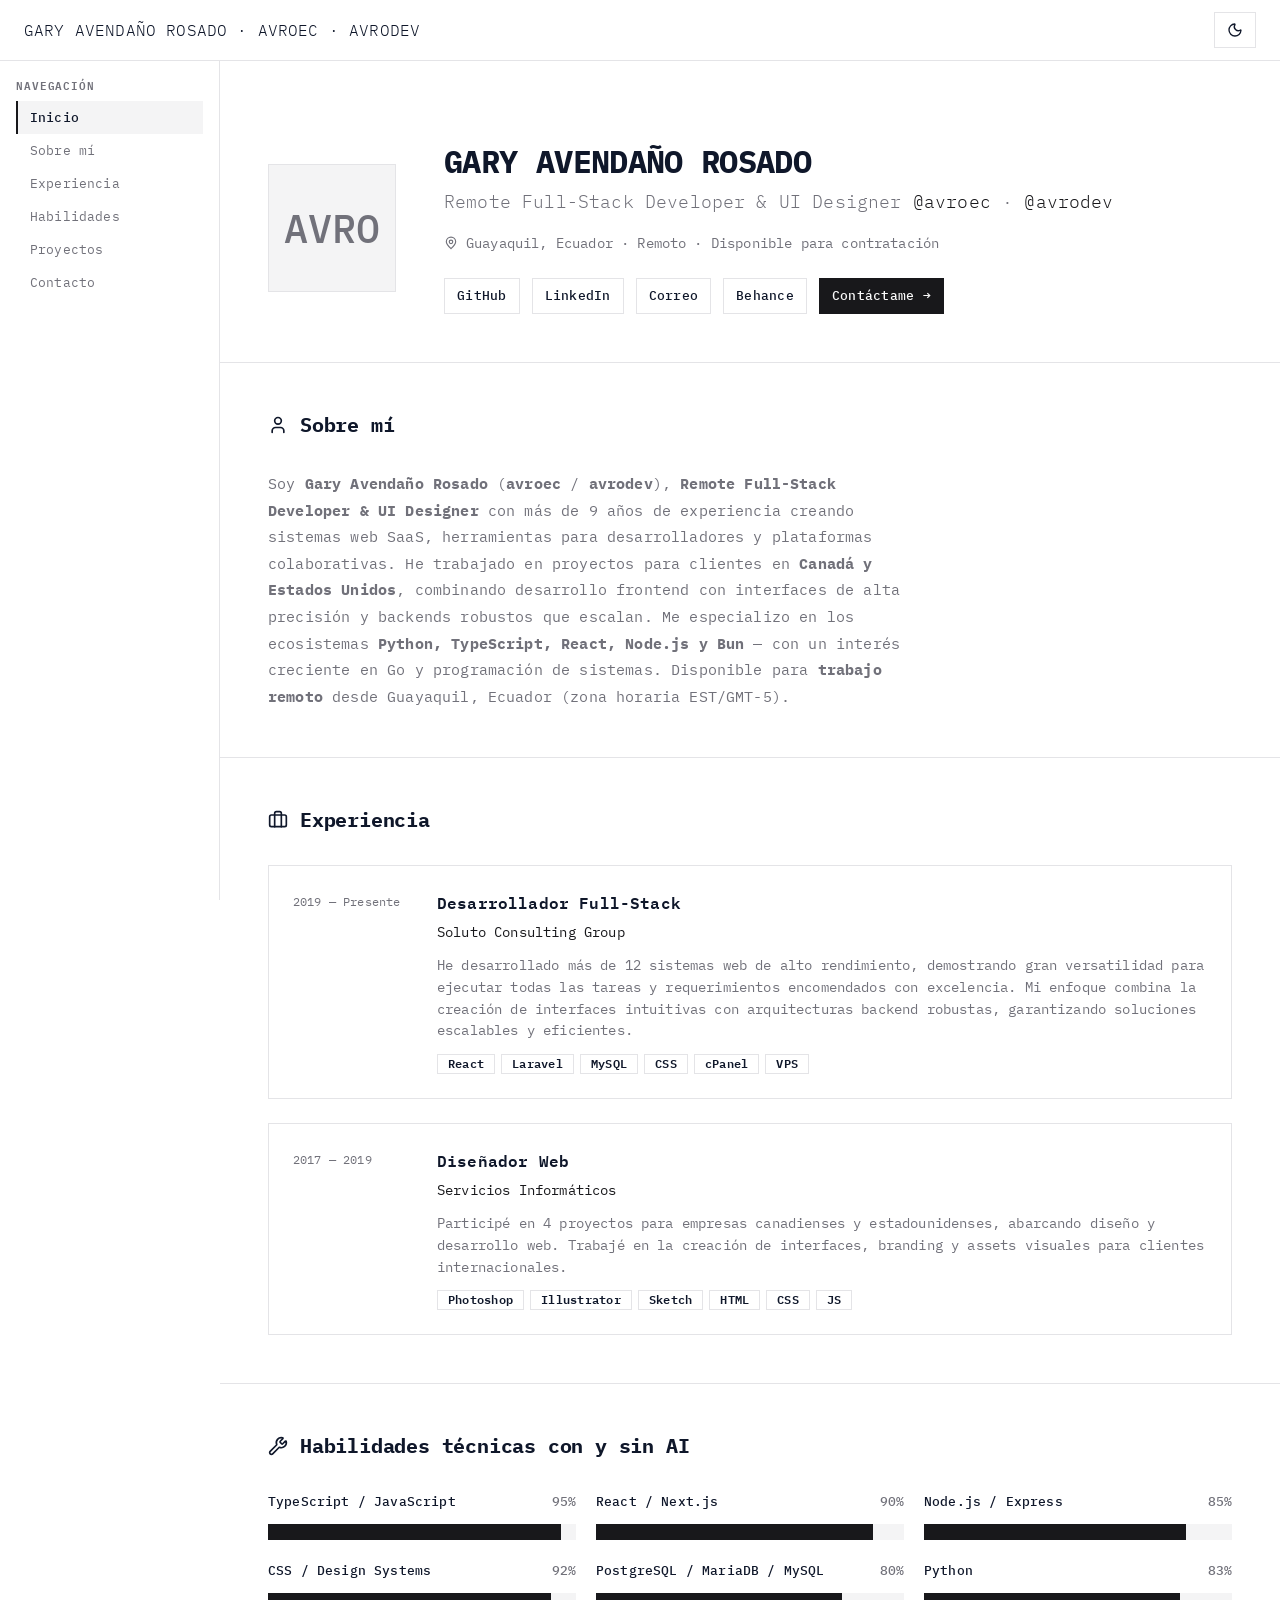
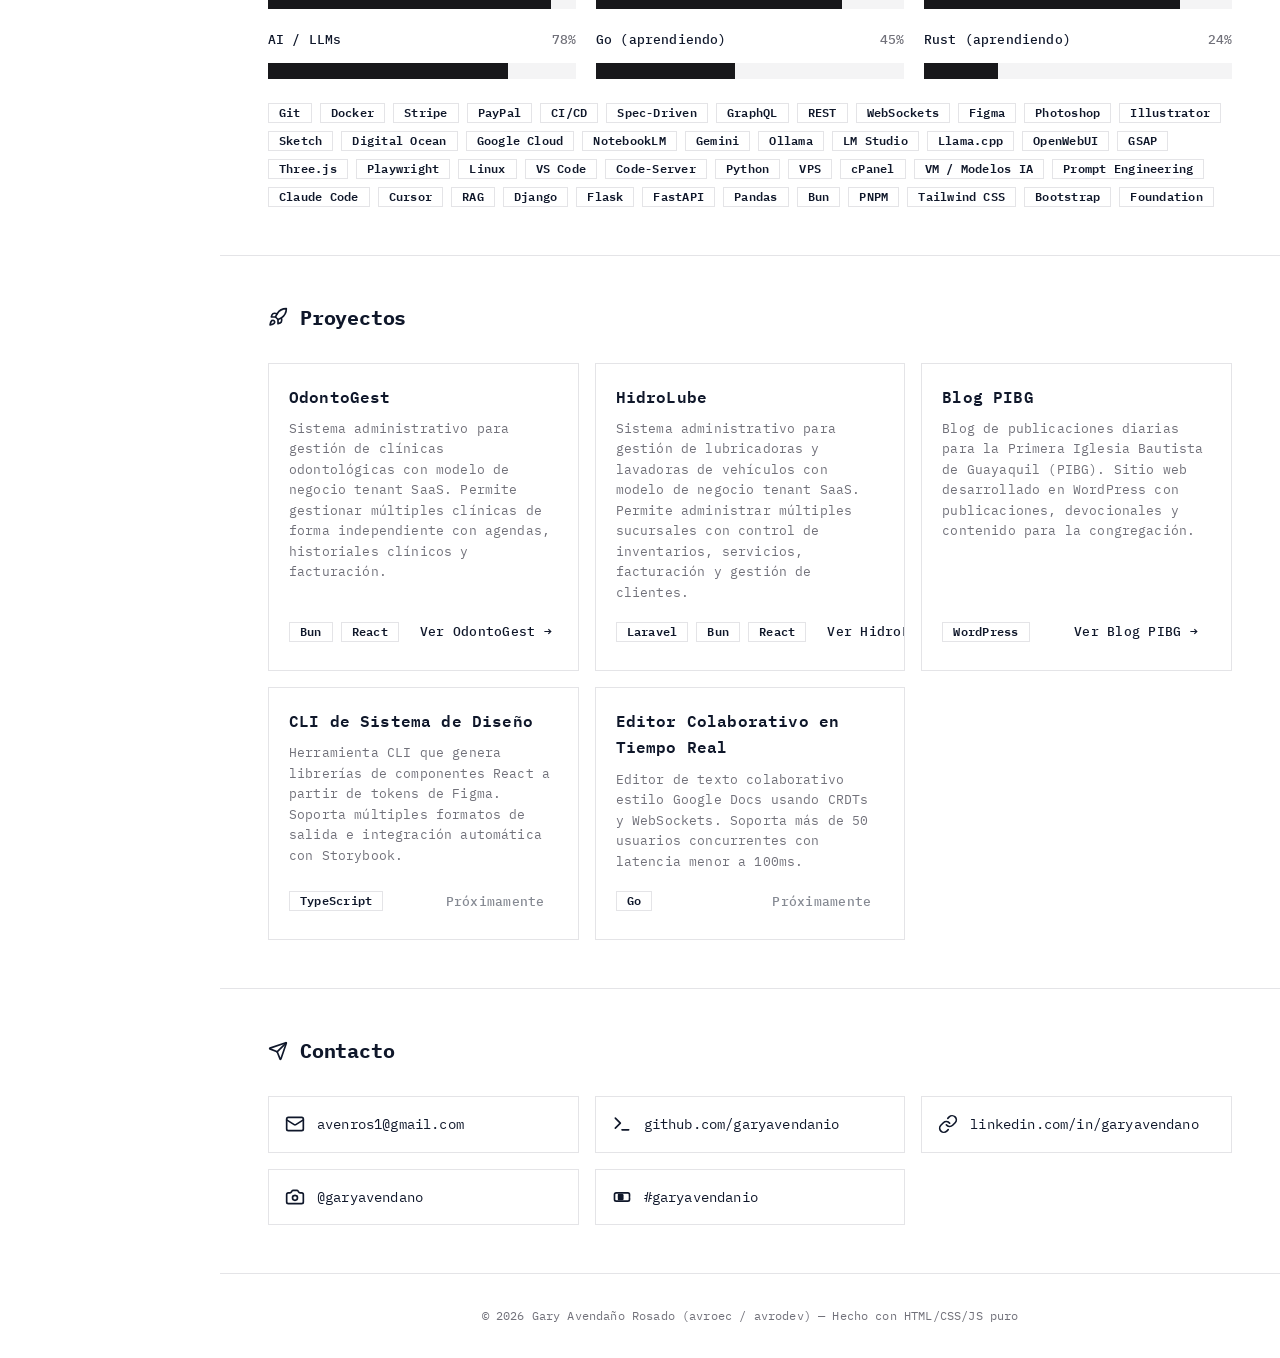
<file: index.html>
<!DOCTYPE html>
<html lang="es">
<head>
    <meta charset="UTF-8">
    <meta name="viewport" content="width=device-width, initial-scale=1.0">

    <!-- Primary SEO -->
    <meta name="description" content="Gary Avendaño Rosado (avroec / avrodev) — Remote Full-Stack Developer &amp; UI Designer en Ecuador. 9+ años creando SaaS escalables. Disponible para contratación remota.">
    <meta name="keywords" content="Gary Avendaño Rosado, avroec, avrodev, remote full-stack developer, desarrollador full-stack, UI designer, diseñador UI, Guayaquil, Ecuador, React, TypeScript, Node.js, Python, Docker, PostgreSQL, SaaS, nearshore developer, LATAM developer, freelance, portafolio, trabajo remoto">
    <meta name="author" content="Gary Avendaño Rosado">
    <meta name="robots" content="index, follow">
    <link rel="canonical" href="https://avroec.github.io">
    <link rel="icon" href="favicon.svg" type="image/svg+xml">

    <title>Gary Avendaño Rosado (avroec / avrodev) | Remote Full-Stack Developer &amp; UI Designer — React, TypeScript, Python, Node.js</title>

    <!-- Open Graph / Facebook / LinkedIn -->
    <meta property="og:type" content="website">
    <meta property="og:url" content="https://avroec.github.io">
    <meta property="og:title" content="Gary Avendaño Rosado (avroec / avrodev) | Remote Full-Stack Developer &amp; UI Designer">
    <meta property="og:description" content="Gary Avendaño Rosado (avroec / avrodev) — Remote Full-Stack Developer &amp; UI Designer en Ecuador. 9+ años creando SaaS escalables. Disponible para contratación remota.">
    <meta property="og:image" content="https://avroec.github.io/og-image.png">
    <meta property="og:image:width" content="1200">
    <meta property="og:image:height" content="630">
    <meta property="og:image:alt" content="AVRO — Gary Avendaño Rosado (avroec / avrodev), Remote Full-Stack Developer &amp; UI Designer">
    <meta property="og:site_name" content="avroec / avrodev — Gary Avendaño Rosado">
    <meta property="og:locale" content="es_EC">

    <!-- Twitter Card -->
    <meta name="twitter:card" content="summary_large_image">
    <meta name="twitter:url" content="https://avroec.github.io">
    <meta name="twitter:title" content="Gary Avendaño Rosado (avroec / avrodev) | Remote Full-Stack Developer &amp; UI Designer">
    <meta name="twitter:description" content="Gary Avendaño Rosado (avroec / avrodev) — Remote Full-Stack Developer &amp; UI Designer en Ecuador. 9+ años creando SaaS escalables. Disponible para contratación remota.">
    <meta name="twitter:image" content="https://avroec.github.io/og-image.png">
    <meta name="twitter:image:alt" content="AVRO — Gary Avendaño Rosado (avroec / avrodev), Remote Full-Stack Developer &amp; UI Designer">

    <!-- JSON-LD Structured Data -->
    <script type="application/ld+json">
    {
      "@context": "https://schema.org",
      "@graph": [
        {
          "@type": "Person",
          "name": "Gary Avendaño Rosado",
          "alternateName": "avroec, avrodev",
          "givenName": "Gary",
          "familyName": "Avendaño Rosado",
          "url": "https://avroec.github.io",
          "jobTitle": "Remote Full-Stack Developer & UI Designer",
          "image": "https://avroec.github.io/og-image.png",
          "email": "avenros1@gmail.com",
          "address": {
            "@type": "PostalAddress",
            "addressLocality": "Guayaquil",
            "addressCountry": "EC"
          },
          "sameAs": [
            "https://github.com/garyavendanio",
            "https://linkedin.com/in/garyavendano",
            "https://www.behance.net/garyavendanio",
            "https://www.instagram.com/garyavendano"
          ],
          "knowsAbout": [
            "Desarrollo Full-Stack",
            "Remote Full-Stack Development",
            "Diseño UI",
            "TypeScript",
            "React",
            "Python",
            "Node.js",
            "PostgreSQL",
            "Docker",
            "Laravel",
            "SaaS Architecture",
            "WordPress",
            "CI/CD",
            "Figma",
            "REST APIs",
            "GraphQL"
          ]
        },
        {
          "@type": "WebSite",
          "name": "avroec / avrodev — Gary Avendaño Rosado",
          "url": "https://avroec.github.io",
          "description": "Portafolio profesional de Gary Avendaño Rosado (avroec / avrodev). Remote Full-Stack Developer & UI Designer en Ecuador.",
          "inLanguage": "es"
        }
      ]
    }
    </script>
    <link rel="preconnect" href="https://fonts.googleapis.com">
    <link rel="preconnect" href="https://fonts.gstatic.com" crossorigin>
    <link href="https://fonts.googleapis.com/css2?family=IBM+Plex+Mono:wght@400;500;600;700&display=swap" rel="stylesheet">
    <link rel="stylesheet" href="style.css">
    <style>
        /* ===== Layout ===== */
        .cv-header {
            position: sticky; top: 0; z-index: 45;
            background: var(--background);
            border-bottom: 1px solid var(--border);
            padding: 0.75rem 1.5rem;
            display: flex; align-items: center; justify-content: space-between;
        }
        .cv-header-name { font-size: 1rem; font-weight: 300; text-transform: uppercase; }
        .cv-header-actions { display: flex; align-items: center; gap: 0.75rem; }

        .cv-sidebar {
            position: fixed; top: 53px; left: 0; bottom: 0;
            width: 220px;
            border-right: 1px solid var(--border);
            background: var(--background);
            padding: 1.5rem 1rem;
            overflow-y: auto;
            z-index: 40;
        }
        .cv-sidebar h3 { font-size: 0.7rem; font-weight: 600; color: var(--muted-foreground); text-transform: uppercase; letter-spacing: 0.08em; margin-bottom: 0.5rem; }
        .cv-sidebar a {
            display: block;
            padding: 0.375rem 0.75rem;
            border-radius: var(--radius);
            font-size: 0.8rem;
            color: var(--muted-foreground);
            transition: all 150ms;
            border-left: 2px solid transparent;
        }
        .cv-sidebar a:hover { background: var(--accent); color: var(--accent-foreground); }
        .cv-sidebar a.active { background: var(--accent); color: var(--foreground); border-left-color: var(--primary); font-weight: 500; }

        .cv-section-icon svg, .cv-contact-icon svg { width: 1.25rem; height: 1.25rem; display: block; }
        #themeToggle svg { display: block; width: 16px; height: 16px; }

        .cv-main { margin-left: 220px; }

        /* ===== Hero ===== */
        .cv-hero {
            padding: 5rem 3rem 3rem;
            display: flex; align-items: center; gap: 3rem;
            border-bottom: 1px solid var(--border);
        }
        .cv-hero-left { flex-shrink: 0; }
        .cv-hero-right { flex: 1; }
        .cv-hero-name { font-size: 2rem; font-weight: 700; margin-bottom: 0.25rem; letter-spacing: -0.02em; text-transform: uppercase; }
        .cv-hero-role { font-size: 1.1rem; font-weight: 300; color: var(--muted-foreground); margin-bottom: 1rem; }
        .cv-hero-location { font-size: 0.85rem; color: var(--muted-foreground); display: flex; align-items: center; gap: 0.5rem; margin-bottom: 1.5rem; }
        .cv-hero-links { display: flex; gap: 0.75rem; flex-wrap: wrap; }

        /* ===== Section ===== */
        .cv-section {
            padding: 3rem;
            border-bottom: 1px solid var(--border);
        }
        .cv-section:last-child { border-bottom: none; }
        .cv-section-header { display: flex; align-items: center; gap: 0.75rem; margin-bottom: 2rem; }
        .cv-section-icon { font-size: 1.25rem; }
        .cv-section-title { font-size: 1.25rem; font-weight: 700; }

        /* ===== About ===== */
        .cv-about-text { font-size: 0.95rem; line-height: 1.75; color: var(--muted-foreground); max-width: 640px; }

        /* ===== Experience Timeline ===== */
        .cv-timeline { display: flex; flex-direction: column; gap: 1.5rem; }
        .cv-timeline-item {
            display: flex; gap: 1.5rem;
            padding: 1.5rem;
            border: 1px solid var(--border);
            border-radius: var(--radius);
            background: var(--card);
            transition: background 150ms, border-color 150ms;
        }
        .cv-timeline-item:hover { border-color: var(--ring); }
        .cv-timeline-date {
            flex-shrink: 0; width: 120px;
            font-size: 0.75rem; color: var(--muted-foreground);
            padding-top: 0.125rem;
        }
        .cv-timeline-body { flex: 1; }
        .cv-timeline-role { font-size: 1rem; font-weight: 600; margin-bottom: 0.25rem; }
        .cv-timeline-company { font-size: 0.85rem; color: var(--primary); margin-bottom: 0.75rem; }
        .cv-timeline-desc { font-size: 0.85rem; color: var(--muted-foreground); line-height: 1.6; }
        .cv-timeline-tags { display: flex; flex-wrap: wrap; gap: 0.375rem; margin-top: 0.75rem; }

        /* ===== Skills ===== */
        .cv-skills-grid { display: grid; grid-template-columns: repeat(auto-fill, minmax(260px, 1fr)); gap: 1.25rem; }
        .cv-skill-group { display: flex; flex-direction: column; gap: 0.75rem; }
        .cv-skill-label { display: flex; justify-content: space-between; font-size: 0.8rem; font-weight: 500; }
        .cv-skill-pct { color: var(--muted-foreground); }

        /* ===== Projects ===== */
        .cv-projects-grid { display: grid; grid-template-columns: repeat(auto-fill, minmax(300px, 1fr)); gap: 1rem; }
        .cv-project-card {
            display: flex; flex-direction: column;
            border: 1px solid var(--border);
            border-radius: var(--radius);
            overflow: hidden;
            transition: border-color 150ms, box-shadow 150ms;
        }
        .cv-project-card:hover { border-color: var(--ring); box-shadow: var(--shadow-md); }
        .cv-project-body { padding: 1.25rem; flex: 1; display: flex; flex-direction: column; }
        .cv-project-name { font-size: 1rem; font-weight: 600; margin-bottom: 0.5rem; }
        .cv-project-desc { font-size: 0.825rem; color: var(--muted-foreground); line-height: 1.55; flex: 1; margin-bottom: 0.75rem; }
        .cv-project-footer { display: flex; justify-content: space-between; align-items: center; gap: 0.5rem; }

        /* ===== Contact ===== */
        .cv-contact-grid { display: grid; grid-template-columns: repeat(auto-fill, minmax(240px, 1fr)); gap: 1rem; }
        .cv-contact-item { display: flex; align-items: center; gap: 0.75rem; padding: 1rem; border: 1px solid var(--border); border-radius: var(--radius); font-size: 0.85rem; transition: border-color 150ms; }
        .cv-contact-item:hover { border-color: var(--ring); }
        .cv-contact-icon { font-size: 1.25rem; }

        /* ===== Footer ===== */
        .cv-footer { padding: 2rem 3rem; text-align: center; font-size: 0.75rem; color: var(--muted-foreground); }

        /* ===== Responsive ===== */
        @media (max-width: 768px) {
            .cv-sidebar { display: none; }
            .cv-main { margin-left: 0; }
            .cv-hero { flex-direction: column; padding: 3rem 1.5rem 2rem; gap: 1.5rem; text-align: center; }
            .cv-hero-links { justify-content: center; }
            .cv-section { padding: 2rem 1.5rem; }
            .cv-timeline-item { flex-direction: column; gap: 0.5rem; }
            .cv-timeline-date { width: auto; }
            .cv-projects-grid { grid-template-columns: 1fr; }
            .cv-skills-grid { grid-template-columns: 1fr; }
            .cv-contact-grid { grid-template-columns: 1fr; }
            .cv-footer { padding: 1.5rem; }
        }
    </style>
</head>
<body>

<!-- ===== HEADER ===== -->
<header class="cv-header">
    <span class="cv-header-name">Gary Avendaño Rosado · avroec · avrodev</span>
    <div class="cv-header-actions">
        <button class="btn btn-outline btn-sm" id="themeToggle" aria-label="Cambiar tema">🌙</button>
    </div>
</header>

<!-- ===== SIDEBAR ===== -->
<aside class="cv-sidebar">
    <h3>Navegación</h3>
    <a href="#hero" class="active">Inicio</a>
    <a href="#about">Sobre mí</a>
    <a href="#experience">Experiencia</a>
    <a href="#skills">Habilidades</a>
    <a href="#projects">Proyectos</a>
    <a href="#contact">Contacto</a>
</aside>

<!-- ===== MAIN ===== -->
<main class="cv-main">

    <!-- ===== HERO ===== -->
    <section class="cv-hero" id="hero">
        <div class="cv-hero-left">
            <div class="avatar avatar-lg" style="width:8rem;height:8rem;font-size:2.5rem;">AVRO</div>
        </div>
        <div class="cv-hero-right">
            <h1 class="cv-hero-name">Gary Avendaño Rosado</h1>
            <p class="cv-hero-role">Remote Full-Stack Developer &amp; UI Designer <span style="color:var(--primary);">@avroec</span> · <span style="color:var(--primary);">@avrodev</span></p>
            <p class="cv-hero-location">
                <svg xmlns="http://www.w3.org/2000/svg" width="14" height="14" viewBox="0 0 24 24" fill="none" stroke="currentColor" stroke-width="2"><circle cx="12" cy="10" r="3"/><path d="M12 21.7C17.3 17 20 13 20 10a8 8 0 1 0-16 0c0 3 2.7 7 8 11.7z"/></svg>
                Guayaquil, Ecuador · Remoto · Disponible para contratación
            </p>
            <div class="cv-hero-links">
                <a href="https://github.com/garyavendanio" class="btn btn-outline btn-sm" target="_blank" rel="noopener noreferrer">GitHub</a>
                <a href="https://linkedin.com/in/garyavendano" class="btn btn-outline btn-sm" target="_blank" rel="noopener noreferrer">LinkedIn</a>
                <a href="mailto:avenros1@gmail.com" class="btn btn-outline btn-sm">Correo</a>
                <a href="https://www.behance.net/garyavendanio" class="btn btn-outline btn-sm" target="_blank" rel="noopener noreferrer">Behance</a>
                <a href="#contact" class="btn btn-sm">Contáctame →</a>
            </div>
        </div>
    </section>

    <!-- ===== ABOUT ===== -->
    <section class="cv-section" id="about">
        <div class="cv-section-header">
            <span class="cv-section-icon"><svg xmlns="http://www.w3.org/2000/svg" width="24" height="24" viewBox="0 0 24 24" fill="none" stroke="currentColor" stroke-width="2" stroke-linecap="round" stroke-linejoin="round"><path d="M19 21v-2a4 4 0 0 0-4-4H9a4 4 0 0 0-4 4v2"/><circle cx="12" cy="7" r="4"/></svg></span>
            <h2 class="cv-section-title">Sobre mí</h2>
        </div>
        <p class="cv-about-text">
            Soy <strong>Gary Avendaño Rosado</strong> (<strong>avroec</strong> / <strong>avrodev</strong>), <strong>Remote Full-Stack Developer &amp; UI Designer</strong> con más de 9 años de experiencia creando sistemas web SaaS, herramientas para desarrolladores y plataformas colaborativas. 
            He trabajado en proyectos para clientes en <strong>Canadá y Estados Unidos</strong>, combinando desarrollo frontend con interfaces de alta precisión y backends robustos que escalan. 
            Me especializo en los ecosistemas <strong>Python, TypeScript, React, Node.js y Bun</strong> — con un interés creciente en Go y programación de sistemas. 
            Disponible para <strong>trabajo remoto</strong> desde Guayaquil, Ecuador (zona horaria EST/GMT-5).
        </p>
    </section>

    <!-- ===== EXPERIENCE ===== -->
    <section class="cv-section" id="experience">
        <div class="cv-section-header">
            <span class="cv-section-icon"><svg xmlns="http://www.w3.org/2000/svg" width="24" height="24" viewBox="0 0 24 24" fill="none" stroke="currentColor" stroke-width="2" stroke-linecap="round" stroke-linejoin="round"><path d="M16 20V4a2 2 0 0 0-2-2h-4a2 2 0 0 0-2 2v16"/><rect width="20" height="14" x="2" y="6" rx="2"/></svg></span>
            <h2 class="cv-section-title">Experiencia</h2>
        </div>
        <div class="cv-timeline">

            <div class="cv-timeline-item">
                <div class="cv-timeline-date">2019 — Presente</div>
                <div class="cv-timeline-body">
                    <div class="cv-timeline-role">Desarrollador Full-Stack</div>
                    <div class="cv-timeline-company">Soluto Consulting Group</div>
                    <p class="cv-timeline-desc">
                        He desarrollado más de 12 sistemas web de alto rendimiento, demostrando gran versatilidad para ejecutar todas las tareas y requerimientos encomendados con excelencia. Mi enfoque combina la creación de interfaces intuitivas con arquitecturas backend robustas, garantizando soluciones escalables y eficientes.
                    </p>
                    <div class="cv-timeline-tags">
                        <span class="badge badge-outline">React</span>
                        <span class="badge badge-outline">Laravel</span>
                        <span class="badge badge-outline">MySQL</span>
                        <span class="badge badge-outline">CSS</span>
                        <span class="badge badge-outline">cPanel</span>
                        <span class="badge badge-outline">VPS</span>
                    </div>
                </div>
            </div>

            <div class="cv-timeline-item">
                <div class="cv-timeline-date">2017 — 2019</div>
                <div class="cv-timeline-body">
                    <div class="cv-timeline-role">Diseñador Web</div>
                    <div class="cv-timeline-company">Servicios Informáticos</div>
                    <p class="cv-timeline-desc">
                        Participé en 4 proyectos para empresas canadienses y estadounidenses, abarcando diseño y desarrollo web. 
                        Trabajé en la creación de interfaces, branding y assets visuales para clientes internacionales.
                    </p>
                    <div class="cv-timeline-tags">
                        <span class="badge badge-outline">Photoshop</span>
                        <span class="badge badge-outline">Illustrator</span>
                        <span class="badge badge-outline">Sketch</span>
                        <span class="badge badge-outline">HTML</span>
                        <span class="badge badge-outline">CSS</span>
                        <span class="badge badge-outline">JS</span>
                    </div>
                </div>
            </div>

        </div>
    </section>

    <!-- ===== SKILLS ===== -->
    <section class="cv-section" id="skills">
        <div class="cv-section-header">
            <span class="cv-section-icon"><svg xmlns="http://www.w3.org/2000/svg" width="24" height="24" viewBox="0 0 24 24" fill="none" stroke="currentColor" stroke-width="2" stroke-linecap="round" stroke-linejoin="round"><path d="M14.7 6.3a1 1 0 0 0 0 1.4l1.6 1.6a1 1 0 0 0 1.4 0l3.106-3.105c.32-.322.863-.22.983.218a6 6 0 0 1-8.259 7.057l-7.91 7.91a1 1 0 0 1-2.999-3l7.91-7.91a6 6 0 0 1 7.057-8.259c.438.12.54.662.219.984z"/></svg></span>
            <h2 class="cv-section-title">Habilidades técnicas con y sin AI</h2>
        </div>
        <div class="cv-skills-grid">

            <div class="cv-skill-group">
                <div class="cv-skill-label"><span>TypeScript / JavaScript</span><span class="cv-skill-pct">95%</span></div>
                <div class="progress"><div class="progress-bar" style="width:95%;" role="progressbar" aria-valuenow="95" aria-valuemin="0" aria-valuemax="100"></div></div>
            </div>
            <div class="cv-skill-group">
                <div class="cv-skill-label"><span>React / Next.js</span><span class="cv-skill-pct">90%</span></div>
                <div class="progress"><div class="progress-bar" style="width:90%;" role="progressbar" aria-valuenow="90" aria-valuemin="0" aria-valuemax="100"></div></div>
            </div>
            <div class="cv-skill-group">
                <div class="cv-skill-label"><span>Node.js / Express</span><span class="cv-skill-pct">85%</span></div>
                <div class="progress"><div class="progress-bar" style="width:85%;" role="progressbar" aria-valuenow="85" aria-valuemin="0" aria-valuemax="100"></div></div>
            </div>
            <div class="cv-skill-group">
                <div class="cv-skill-label"><span>CSS / Design Systems</span><span class="cv-skill-pct">92%</span></div>
                <div class="progress"><div class="progress-bar" style="width:92%;" role="progressbar" aria-valuenow="92" aria-valuemin="0" aria-valuemax="100"></div></div>
            </div>
            <div class="cv-skill-group">
                <div class="cv-skill-label"><span>PostgreSQL / MariaDB / MySQL</span><span class="cv-skill-pct">80%</span></div>
                <div class="progress"><div class="progress-bar" style="width:80%;" role="progressbar" aria-valuenow="80" aria-valuemin="0" aria-valuemax="100"></div></div>
            </div>
            <div class="cv-skill-group">
                <div class="cv-skill-label"><span>Python</span><span class="cv-skill-pct">83%</span></div>
                <div class="progress"><div class="progress-bar" style="width:83%;" role="progressbar" aria-valuenow="83" aria-valuemin="0" aria-valuemax="100"></div></div>
            </div>
            <div class="cv-skill-group">
                <div class="cv-skill-label"><span>AI / LLMs</span><span class="cv-skill-pct">78%</span></div>
                <div class="progress"><div class="progress-bar" style="width:78%;" role="progressbar" aria-valuenow="78" aria-valuemin="0" aria-valuemax="100"></div></div>
            </div>
            <div class="cv-skill-group">
                <div class="cv-skill-label"><span>Go (aprendiendo)</span><span class="cv-skill-pct">45%</span></div>
                <div class="progress"><div class="progress-bar" style="width:45%;" role="progressbar" aria-valuenow="45" aria-valuemin="0" aria-valuemax="100"></div></div>
            </div>
            <div class="cv-skill-group">
                <div class="cv-skill-label"><span>Rust (aprendiendo)</span><span class="cv-skill-pct">24%</span></div>
                <div class="progress"><div class="progress-bar" style="width:24%;" role="progressbar" aria-valuenow="24" aria-valuemin="0" aria-valuemax="100"></div></div>
            </div>

        </div>

        <div style="display:flex;flex-wrap:wrap;gap:0.5rem;margin-top:1.5rem;">
            <span class="badge badge-outline">Git</span>
            <span class="badge badge-outline">Docker</span>
            <span class="badge badge-outline">Stripe</span>
            <span class="badge badge-outline">PayPal</span>
            <span class="badge badge-outline">CI/CD</span>
            <span class="badge badge-outline">Spec-Driven</span>
            <span class="badge badge-outline">GraphQL</span>
            <span class="badge badge-outline">REST</span>
            <span class="badge badge-outline">WebSockets</span>
            <span class="badge badge-outline">Figma</span>
            <span class="badge badge-outline">Photoshop</span>
            <span class="badge badge-outline">Illustrator</span>
            <span class="badge badge-outline">Sketch</span>
            <span class="badge badge-outline">Digital Ocean</span>
            <span class="badge badge-outline">Google Cloud</span>
            <span class="badge badge-outline">NotebookLM</span>
            <span class="badge badge-outline">Gemini</span>
            <span class="badge badge-outline">Ollama</span>
            <span class="badge badge-outline">LM Studio</span>
            <span class="badge badge-outline">Llama.cpp</span>
            <span class="badge badge-outline">OpenWebUI</span>
            <span class="badge badge-outline">GSAP</span>
            <span class="badge badge-outline">Three.js</span>
            <span class="badge badge-outline">Playwright</span>
            <span class="badge badge-outline">Linux</span>
            <span class="badge badge-outline">VS Code</span>
            <span class="badge badge-outline">Code-Server</span>
            <span class="badge badge-outline">Python</span>
            <span class="badge badge-outline">VPS</span>
            <span class="badge badge-outline">cPanel</span>
            <span class="badge badge-outline">VM / Modelos IA</span>
            <span class="badge badge-outline">Prompt Engineering</span>
            <span class="badge badge-outline">Claude Code</span>
            <span class="badge badge-outline">Cursor</span>
            <span class="badge badge-outline">RAG</span>
            <span class="badge badge-outline">Django</span>
            <span class="badge badge-outline">Flask</span>
            <span class="badge badge-outline">FastAPI</span>
            <span class="badge badge-outline">Pandas</span>
            <span class="badge badge-outline">Bun</span>
            <span class="badge badge-outline">PNPM</span>
            <span class="badge badge-outline">Tailwind CSS</span>
            <span class="badge badge-outline">Bootstrap</span>
            <span class="badge badge-outline">Foundation</span>
        </div>
    </section>

    <!-- ===== PROJECTS ===== -->
    <section class="cv-section" id="projects">
        <div class="cv-section-header">
            <span class="cv-section-icon"><svg xmlns="http://www.w3.org/2000/svg" width="24" height="24" viewBox="0 0 24 24" fill="none" stroke="currentColor" stroke-width="2" stroke-linecap="round" stroke-linejoin="round"><path d="M12 15v5s3.03-.55 4-2c1.08-1.62 0-5 0-5"/><path d="M4.5 16.5c-1.5 1.26-2 5-2 5s3.74-.5 5-2c.71-.84.7-2.13-.09-2.91a2.18 2.18 0 0 0-2.91-.09"/><path d="M9 12a22 22 0 0 1 2-3.95A12.88 12.88 0 0 1 22 2c0 2.72-.78 7.5-6 11a22.4 22.4 0 0 1-4 2z"/><path d="M9 12H4s.55-3.03 2-4c1.62-1.08 5 .05 5 .05"/></svg></span>
            <h2 class="cv-section-title">Proyectos</h2>
        </div>
        <div class="cv-projects-grid">

            <div class="cv-project-card">
                <div class="cv-project-body">
                    <div class="cv-project-name">OdontoGest</div>
                    <p class="cv-project-desc">
                        Sistema administrativo para gestión de clínicas odontológicas con modelo de negocio tenant SaaS. 
                        Permite gestionar múltiples clínicas de forma independiente con agendas, historiales clínicos y facturación.
                    </p>
                    <div class="cv-project-footer">
                        <span style="display:flex;gap:0.5rem;">
                            <span class="badge badge-outline">Bun</span>
                            <span class="badge badge-outline">React</span>
                        </span>
                        <a href="https://odonto.inicio.top" class="btn btn-ghost btn-sm" target="_blank" rel="noopener noreferrer">Ver OdontoGest →</a>
                    </div>
                </div>
            </div>

            <div class="cv-project-card">
                <div class="cv-project-body">
                    <div class="cv-project-name">HidroLube</div>
                    <p class="cv-project-desc">
                        Sistema administrativo para gestión de lubricadoras y lavadoras de vehículos con modelo de negocio tenant SaaS. 
                        Permite administrar múltiples sucursales con control de inventarios, servicios, facturación y gestión de clientes.
                    </p>
                    <div class="cv-project-footer">
                        <span style="display:flex;gap:0.5rem;">
                            <span class="badge badge-outline">Laravel</span>
                            <span class="badge badge-outline">Bun</span>
                            <span class="badge badge-outline">React</span>
                        </span>
                        <a href="https://hidrolube.inicio.top/" class="btn btn-ghost btn-sm" target="_blank" rel="noopener noreferrer">Ver HidroLube →</a>
                    </div>
                </div>
            </div>

            <div class="cv-project-card">
                <div class="cv-project-body">
                    <div class="cv-project-name">Blog PIBG</div>
                    <p class="cv-project-desc">
                        Blog de publicaciones diarias para la Primera Iglesia Bautista de Guayaquil (PIBG). 
                        Sitio web desarrollado en WordPress con publicaciones, devocionales y contenido para la congregación.
                    </p>
                    <div class="cv-project-footer">
                        <span class="badge badge-outline">WordPress</span>
                        <a href="https://pibguayaquil.com" class="btn btn-ghost btn-sm" target="_blank" rel="noopener noreferrer">Ver Blog PIBG →</a>
                    </div>
                </div>
            </div>

            <div class="cv-project-card">
                <div class="cv-project-body">
                    <div class="cv-project-name">CLI de Sistema de Diseño</div>
                    <p class="cv-project-desc">
                        Herramienta CLI que genera librerías de componentes React a partir de tokens de Figma. 
                        Soporta múltiples formatos de salida e integración automática con Storybook.
                    </p>
                    <div class="cv-project-footer">
                        <span class="badge badge-outline">TypeScript</span>
                        <span class="btn btn-ghost btn-sm" style="opacity:0.5;cursor:default;">Próximamente</span>
                    </div>
                </div>
            </div>

            <div class="cv-project-card">
                <div class="cv-project-body">
                    <div class="cv-project-name">Editor Colaborativo en Tiempo Real</div>
                    <p class="cv-project-desc">
                        Editor de texto colaborativo estilo Google Docs usando CRDTs y WebSockets. 
                        Soporta más de 50 usuarios concurrentes con latencia menor a 100ms.
                    </p>
                    <div class="cv-project-footer">
                        <span class="badge badge-outline">Go</span>
                        <span class="btn btn-ghost btn-sm" style="opacity:0.5;cursor:default;">Próximamente</span>
                    </div>
                </div>
            </div>

        </div>
    </section>

    <!-- ===== CONTACT ===== -->
    <section class="cv-section" id="contact">
        <div class="cv-section-header">
            <span class="cv-section-icon"><svg xmlns="http://www.w3.org/2000/svg" width="24" height="24" viewBox="0 0 24 24" fill="none" stroke="currentColor" stroke-width="2" stroke-linecap="round" stroke-linejoin="round"><path d="M14.536 21.686a.5.5 0 0 0 .937-.024l6.5-19a.496.496 0 0 0-.635-.635l-19 6.5a.5.5 0 0 0-.024.937l7.93 3.18a2 2 0 0 1 1.112 1.11z"/><path d="m21.854 2.147-10.94 10.939"/></svg></span>
            <h2 class="cv-section-title">Contacto</h2>
        </div>
        <div class="cv-contact-grid">
            <a href="mailto:avenros1@gmail.com" class="cv-contact-item" aria-label="Enviar correo a avenros1@gmail.com">
                <span class="cv-contact-icon"><svg xmlns="http://www.w3.org/2000/svg" width="24" height="24" viewBox="0 0 24 24" fill="none" stroke="currentColor" stroke-width="2" stroke-linecap="round" stroke-linejoin="round"><path d="m22 7-8.991 5.727a2 2 0 0 1-2.009 0L2 7"/><rect x="2" y="4" width="20" height="16" rx="2"/></svg></span>
                <span>avenros1@gmail.com</span>
            </a>
            <a href="https://github.com/garyavendanio" class="cv-contact-item" target="_blank" rel="noopener noreferrer" aria-label="Visitar perfil de GitHub de garyavendanio">
                <span class="cv-contact-icon"><svg xmlns="http://www.w3.org/2000/svg" width="24" height="24" viewBox="0 0 24 24" fill="none" stroke="currentColor" stroke-width="2" stroke-linecap="round" stroke-linejoin="round"><path d="M12 19h8"/><path d="m4 17 6-6-6-6"/></svg></span>
                <span>github.com/garyavendanio</span>
            </a>
            <a href="https://linkedin.com/in/garyavendano" class="cv-contact-item" target="_blank" rel="noopener noreferrer" aria-label="Visitar perfil de LinkedIn de garyavendano">
                <span class="cv-contact-icon"><svg xmlns="http://www.w3.org/2000/svg" width="24" height="24" viewBox="0 0 24 24" fill="none" stroke="currentColor" stroke-width="2" stroke-linecap="round" stroke-linejoin="round"><path d="M10 13a5 5 0 0 0 7.54.54l3-3a5 5 0 0 0-7.07-7.07l-1.72 1.71"/><path d="M14 11a5 5 0 0 0-7.54-.54l-3 3a5 5 0 0 0 7.07 7.07l1.71-1.71"/></svg></span>
                <span>linkedin.com/in/garyavendano</span>
            </a>
            <a href="https://www.instagram.com/garyavendano" class="cv-contact-item" target="_blank" rel="noopener noreferrer" aria-label="Visitar perfil de Instagram de garyavendano">
                <span class="cv-contact-icon"><svg xmlns="http://www.w3.org/2000/svg" width="24" height="24" viewBox="0 0 24 24" fill="none" stroke="currentColor" stroke-width="2" stroke-linecap="round" stroke-linejoin="round"><path d="M13.997 4a2 2 0 0 1 1.76 1.05l.486.9A2 2 0 0 0 18.003 7H20a2 2 0 0 1 2 2v9a2 2 0 0 1-2 2H4a2 2 0 0 1-2-2V9a2 2 0 0 1 2-2h1.997a2 2 0 0 0 1.759-1.048l.489-.904A2 2 0 0 1 10.004 4z"/><circle cx="12" cy="13" r="3"/></svg></span>
                <span>@garyavendano</span>
            </a>
            <a href="https://www.behance.net/garyavendanio" class="cv-contact-item" target="_blank" rel="noopener noreferrer" aria-label="Visitar perfil de Behance de garyavendanio">
                <span class="cv-contact-icon"><svg xmlns="http://www.w3.org/2000/svg" width="24" height="24" viewBox="0 0 24 24" fill="none" stroke="currentColor" stroke-width="2" stroke-linecap="round" stroke-linejoin="round"><path d="M21 11.354V9a2 2 0 0 0-2-2H5a2 2 0 0 0-2 2v6a2 2 0 0 0 2 2h14a2 2 0 0 0 2-2v-2.354"/><path d="M12 11H8v2h4a1 1 0 0 0 0-2z"/><path d="M12 9H8v2h4a1 1 0 0 0 0-2z"/><path d="M12 13H8v2h4a1 1 0 0 0 0-2z"/></svg></span>
                <span>#garyavendanio</span>
            </a>
        </div>
    </section>

    <!-- ===== FOOTER ===== -->
    <footer class="cv-footer">
        <span>© 2026 Gary Avendaño Rosado (avroec / avrodev) — Hecho con HTML/CSS/JS puro</span>
    </footer>

</main>

<script src="script.js"></script>
</body>
</html>
</file>
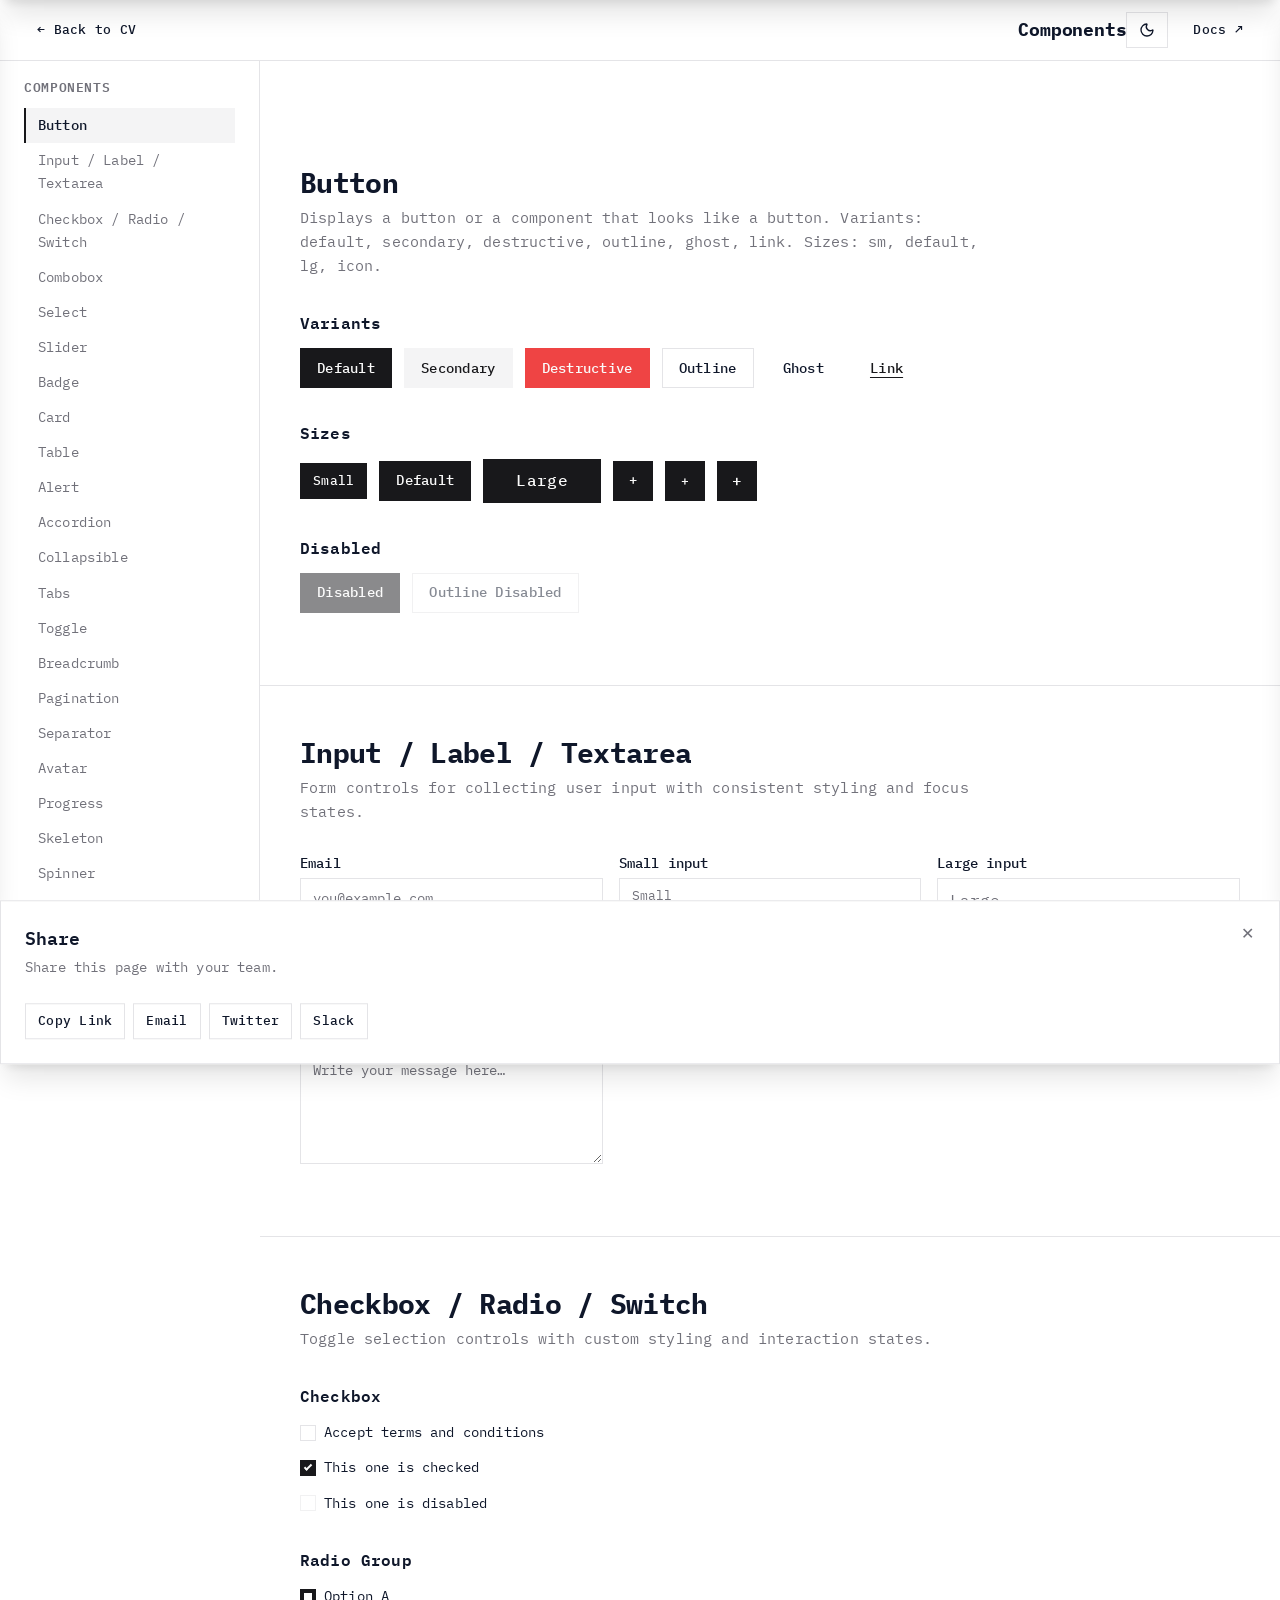
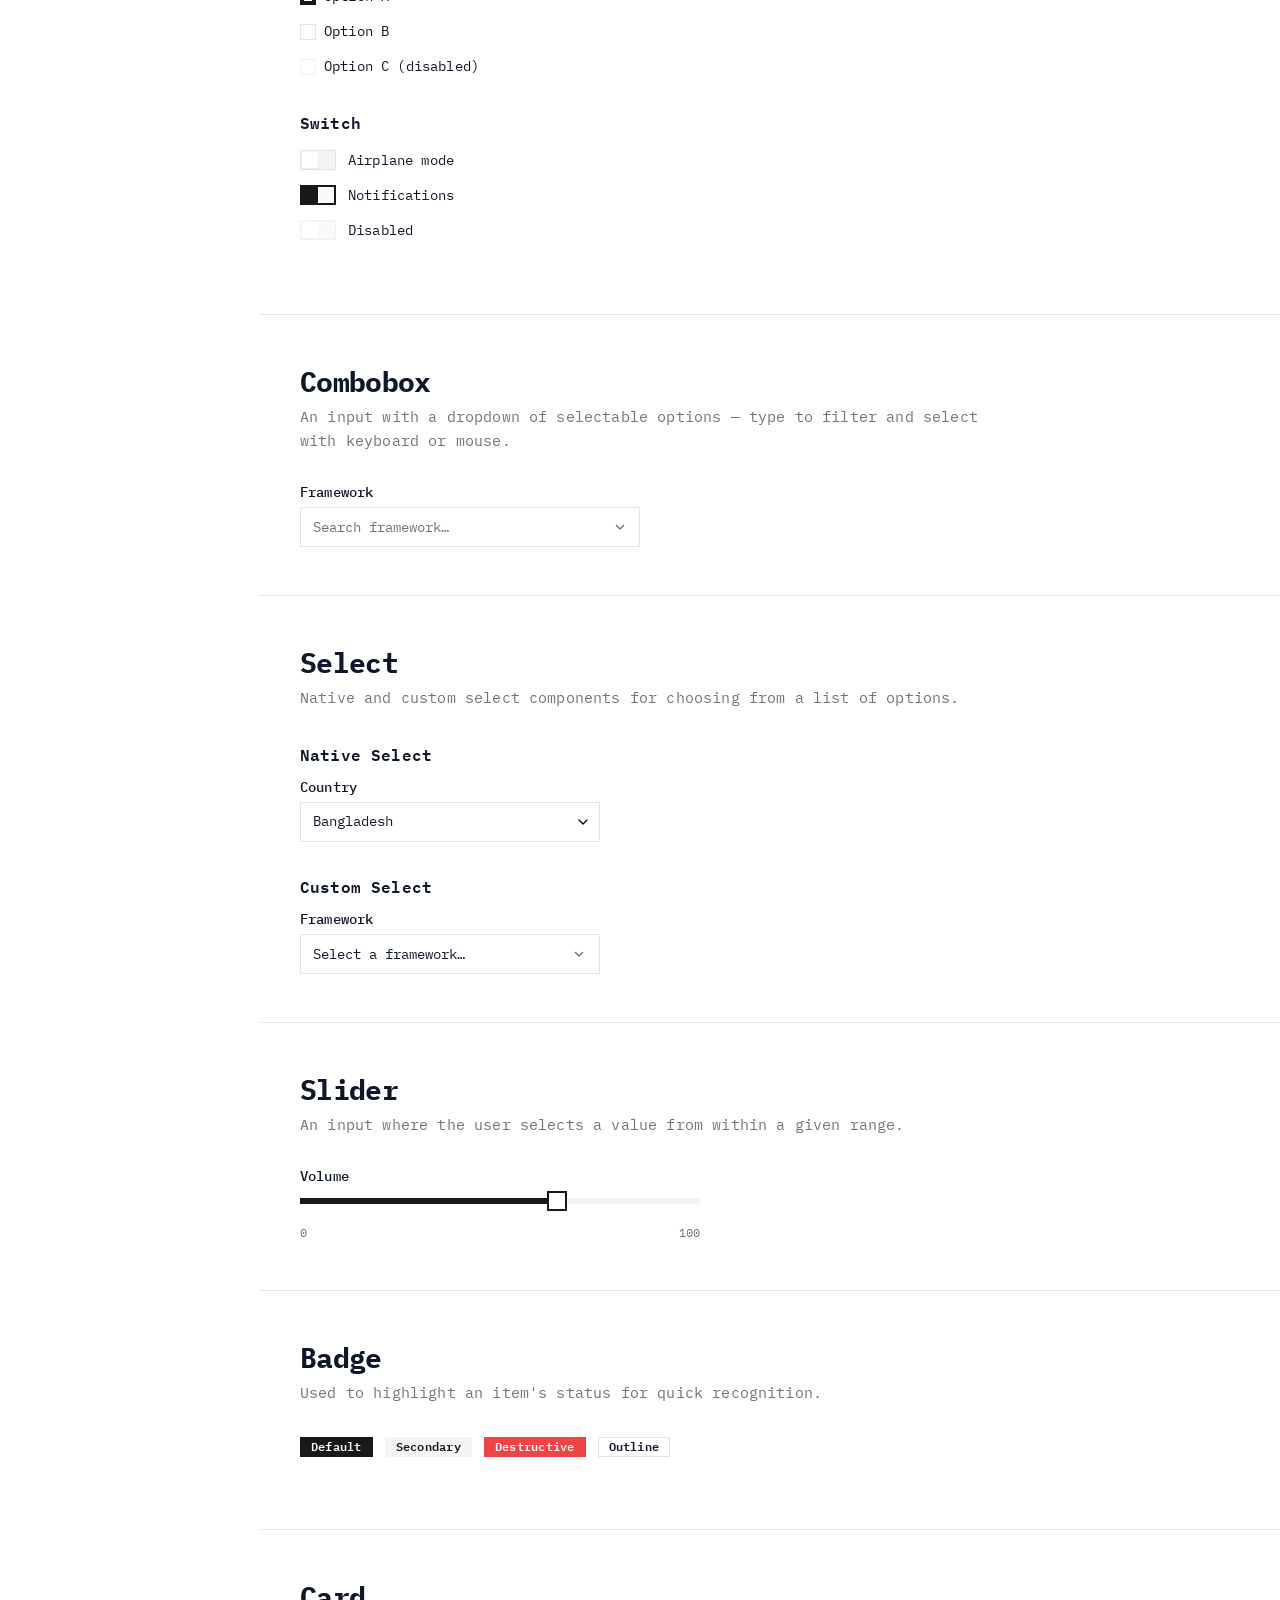
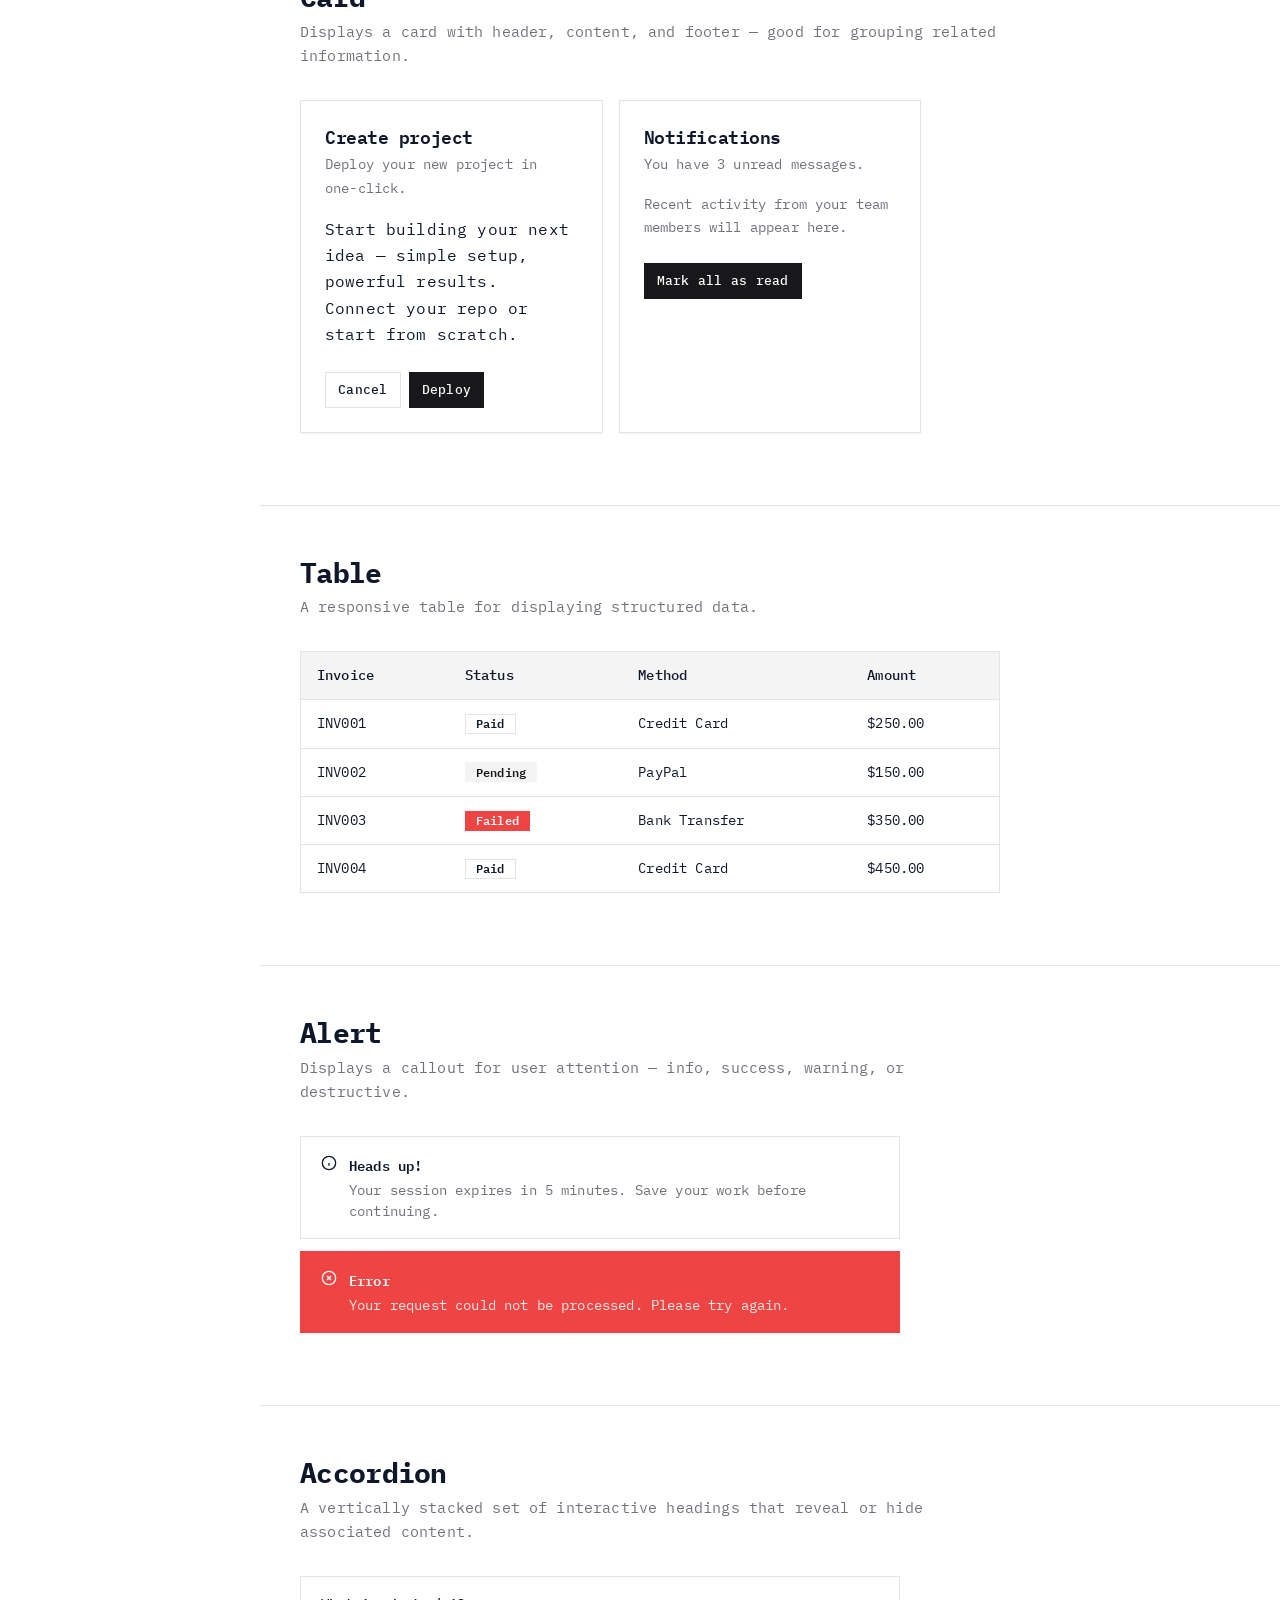
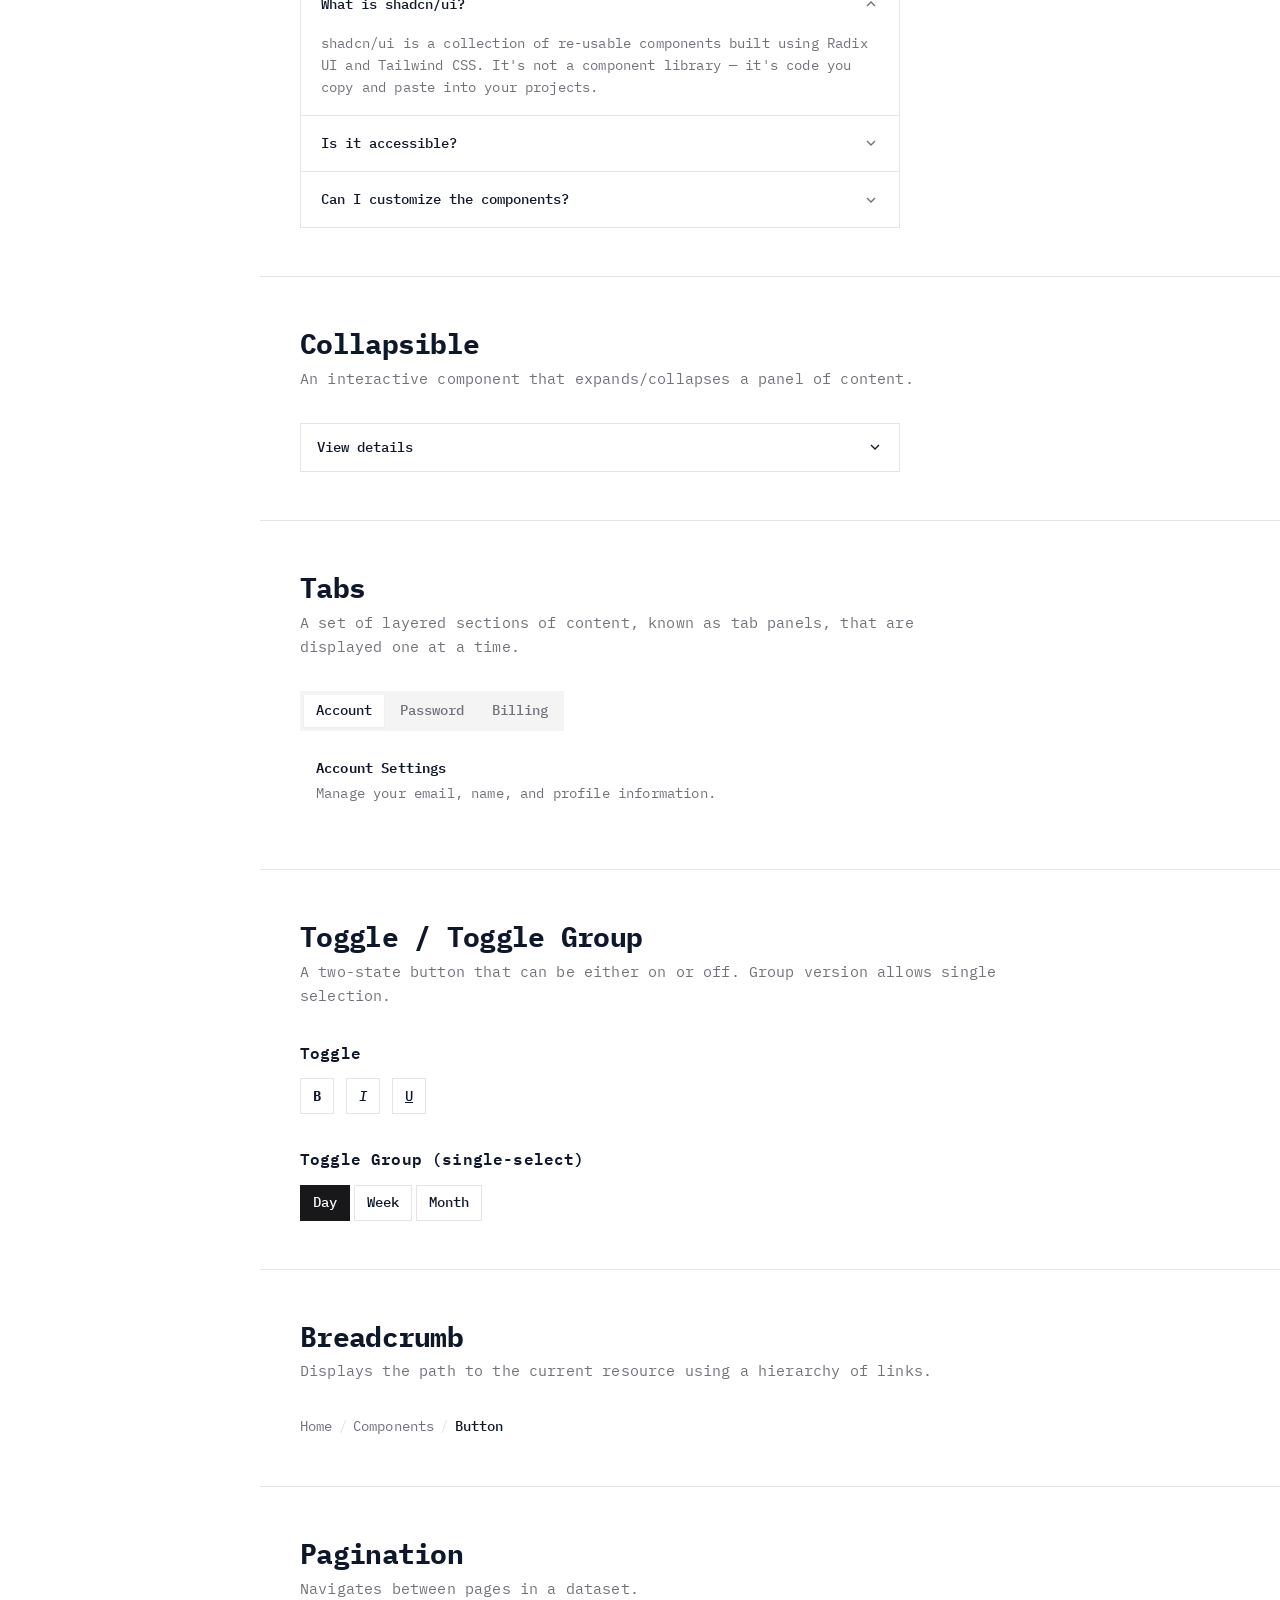
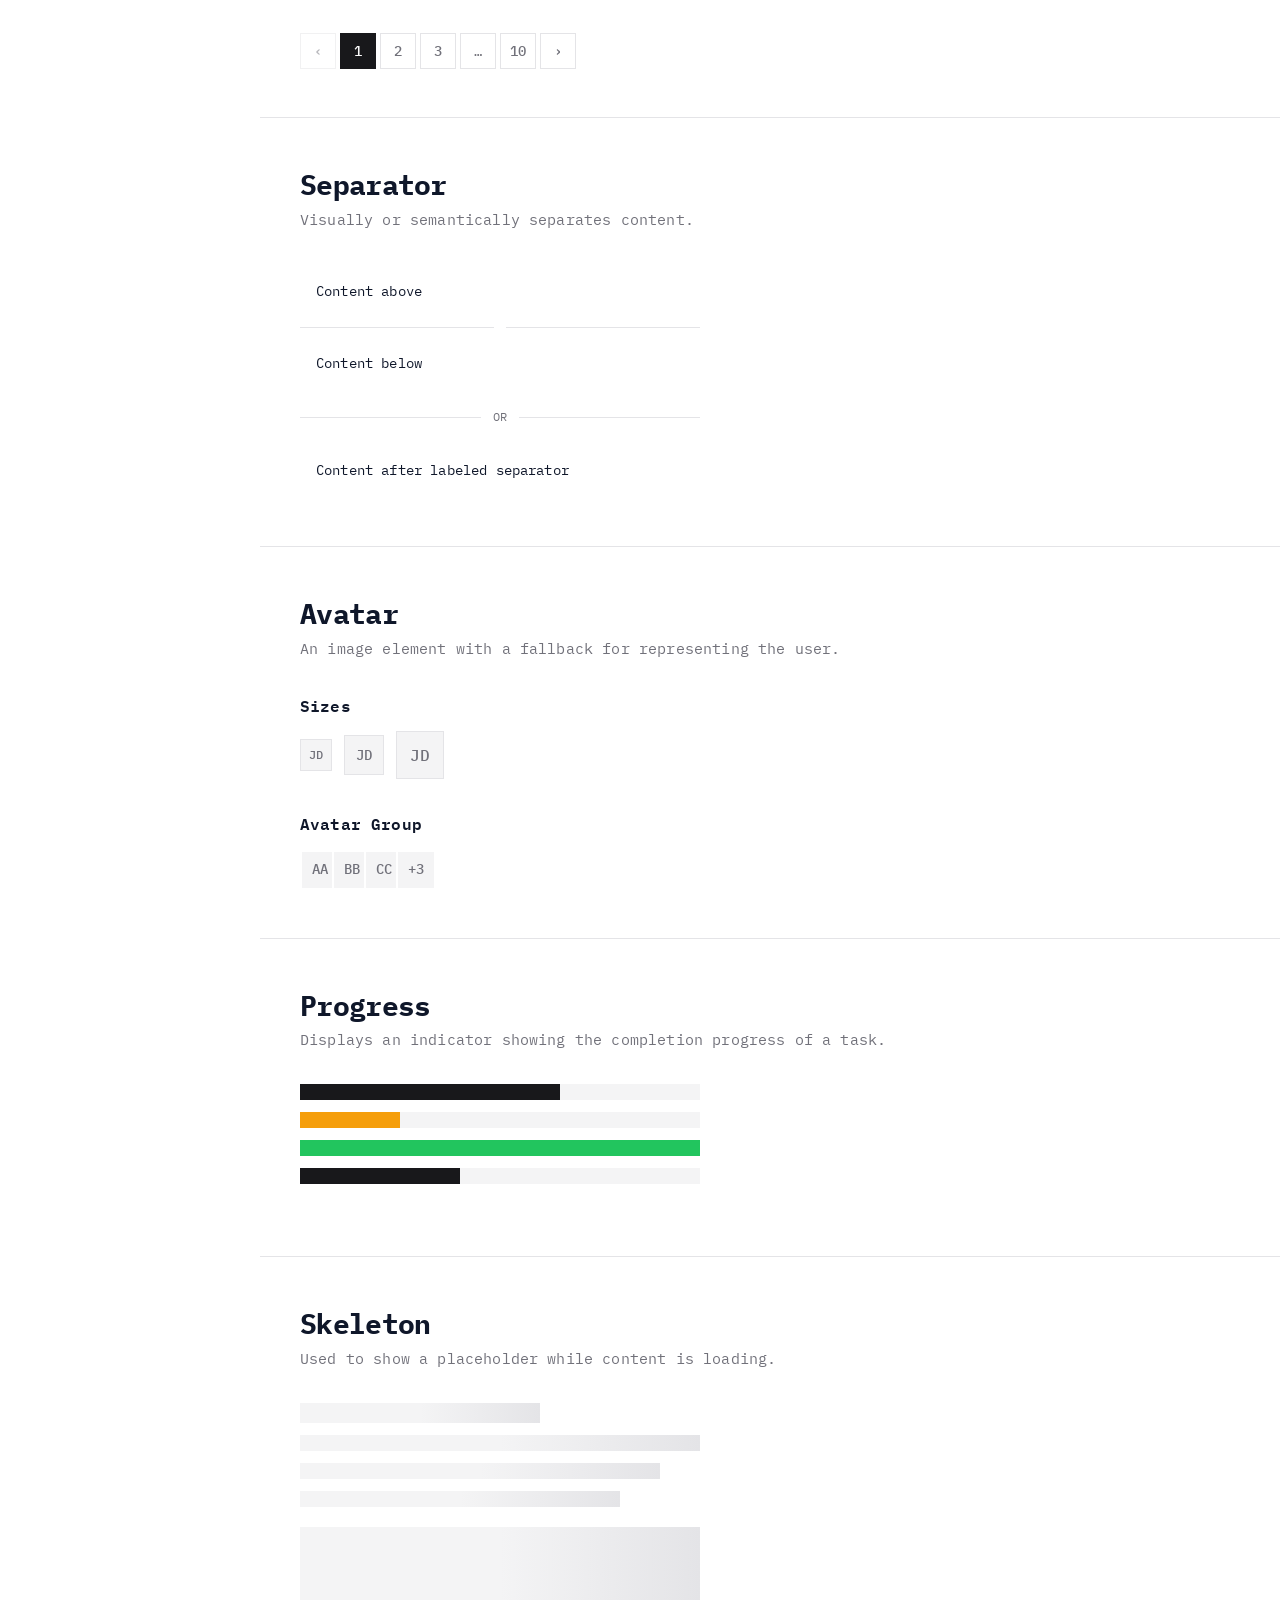
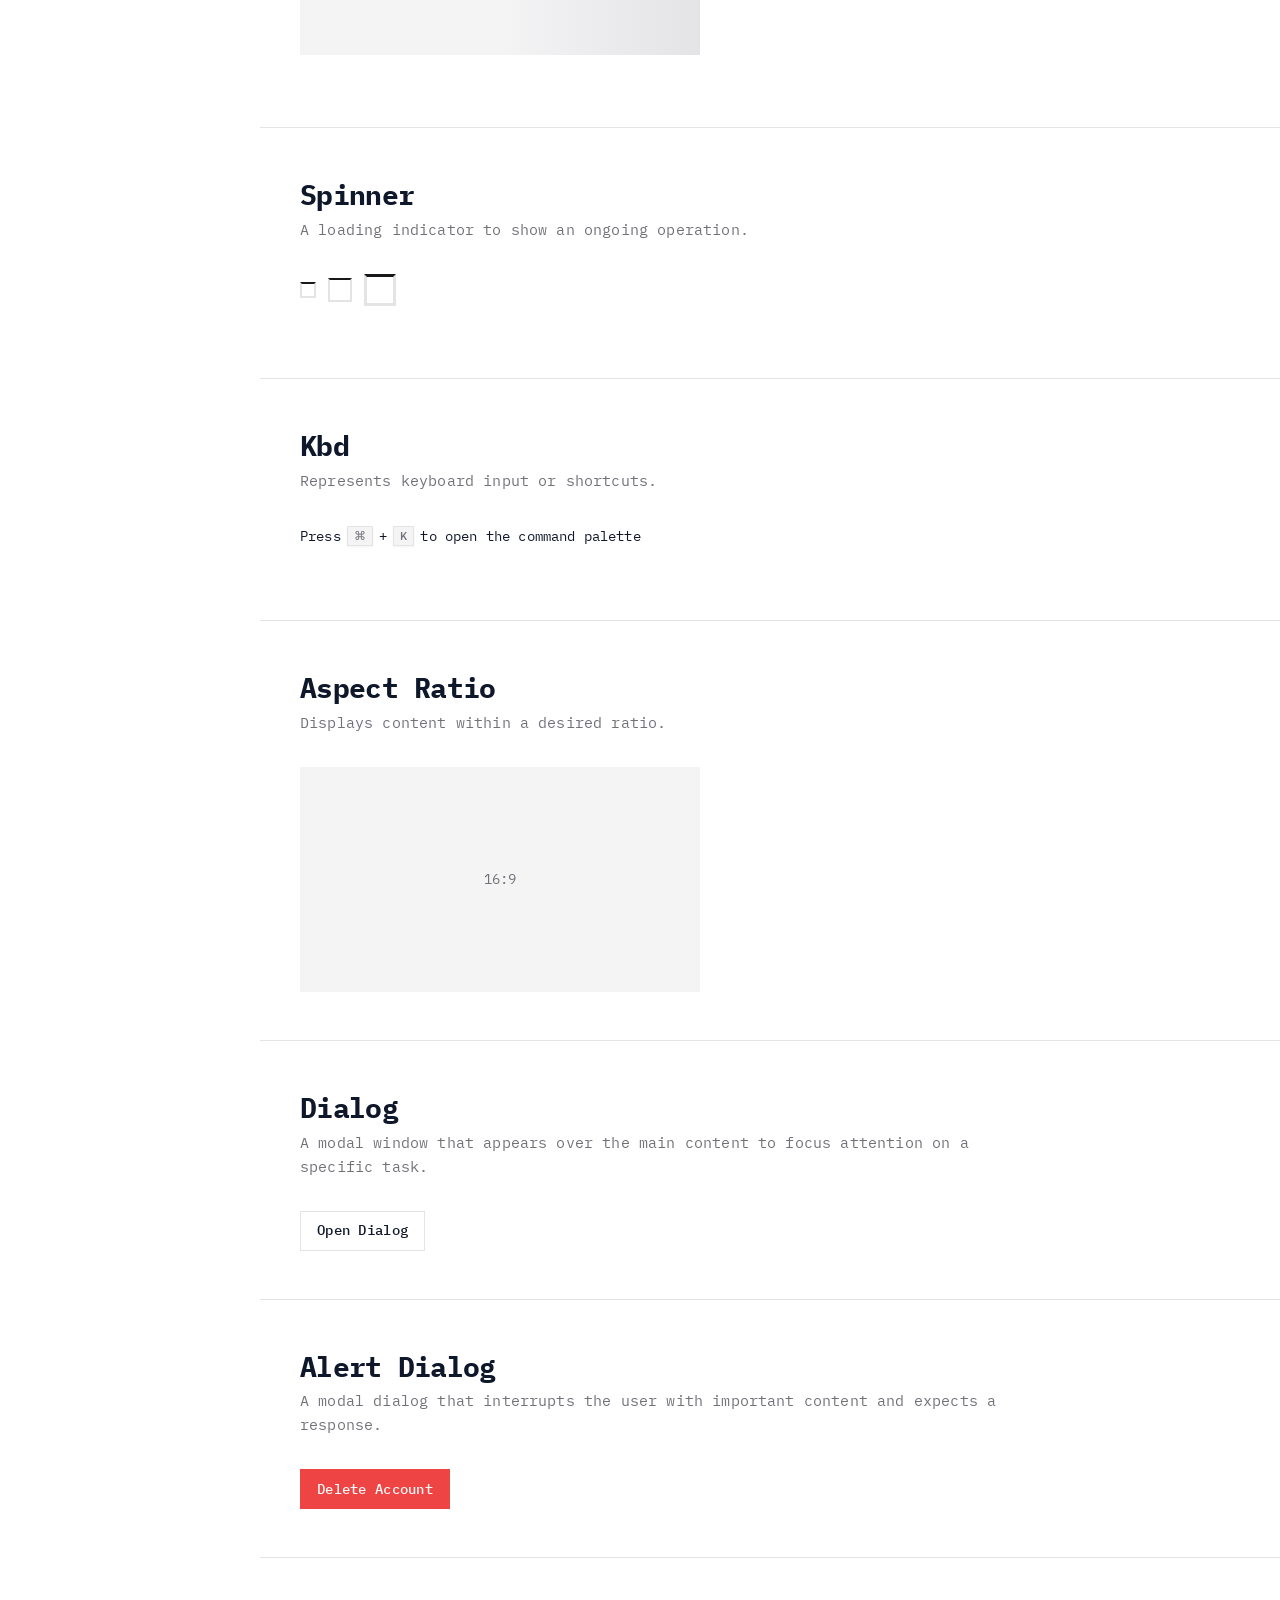
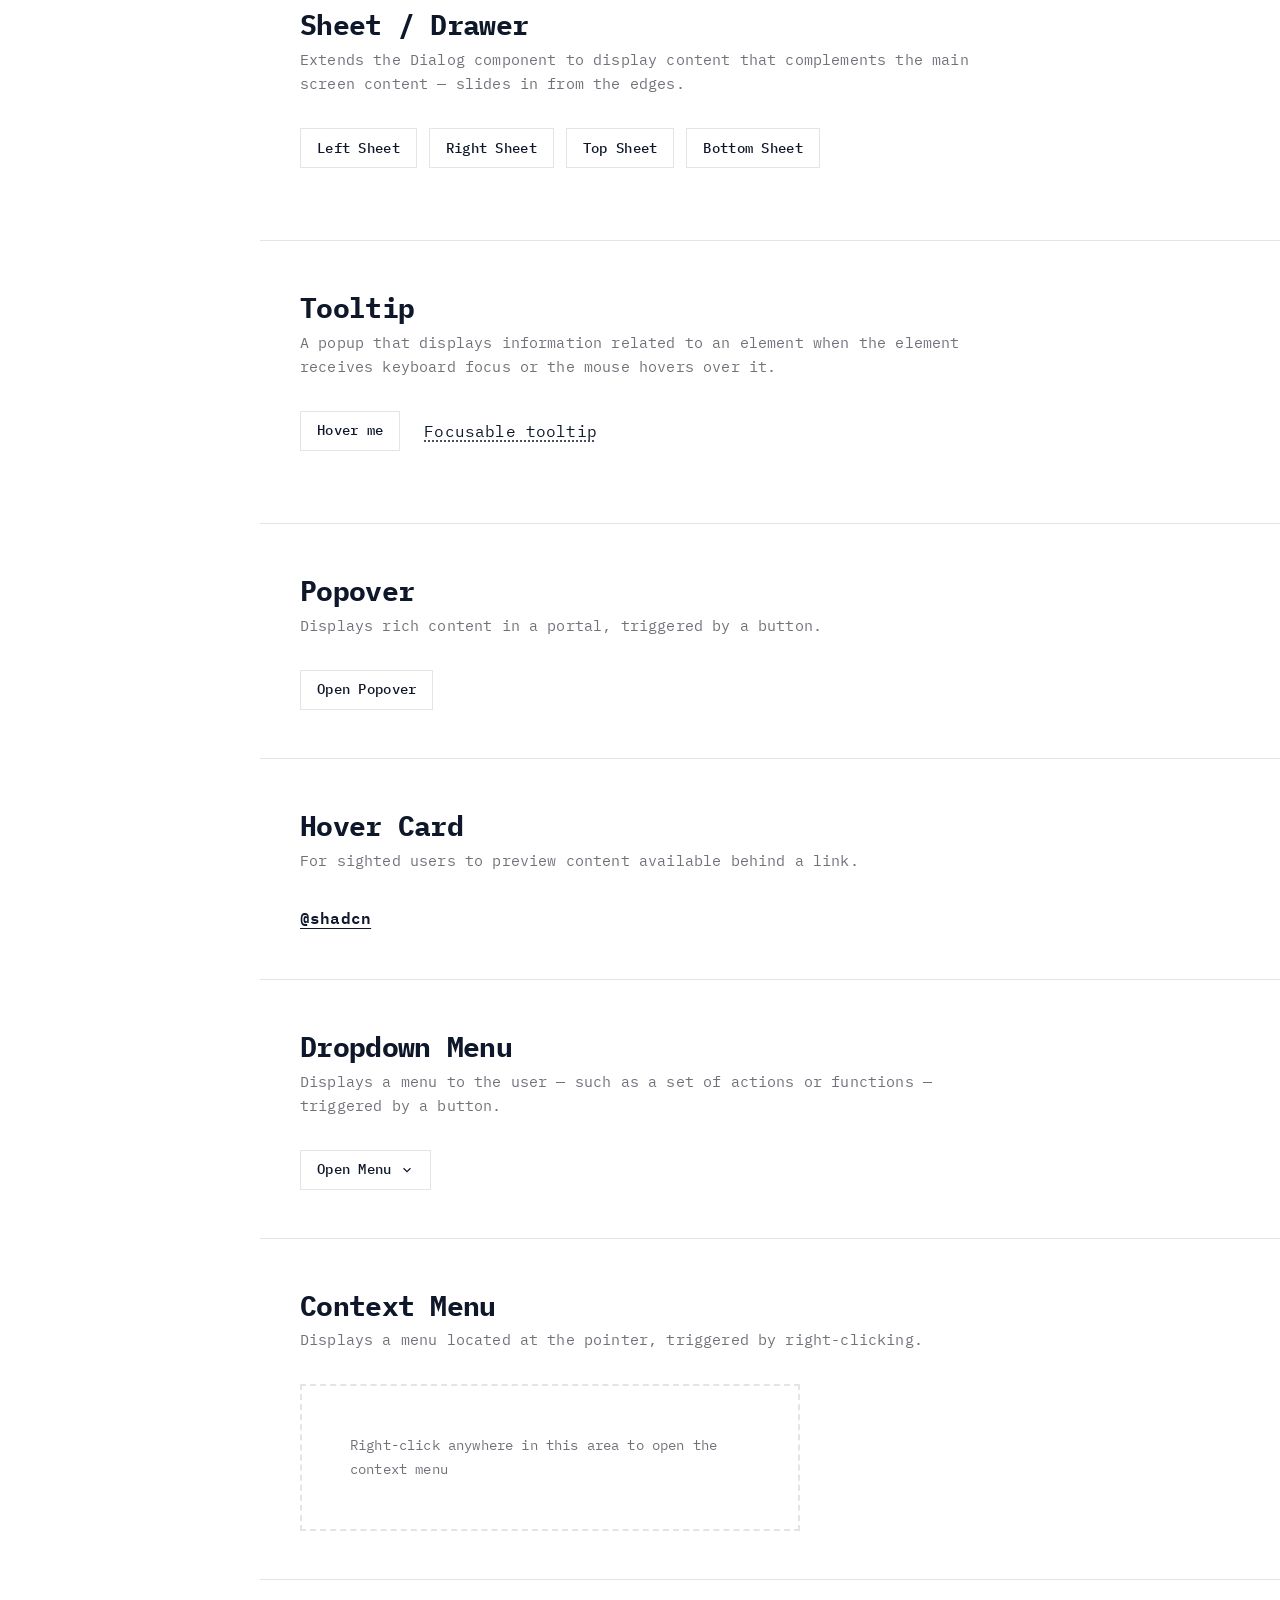
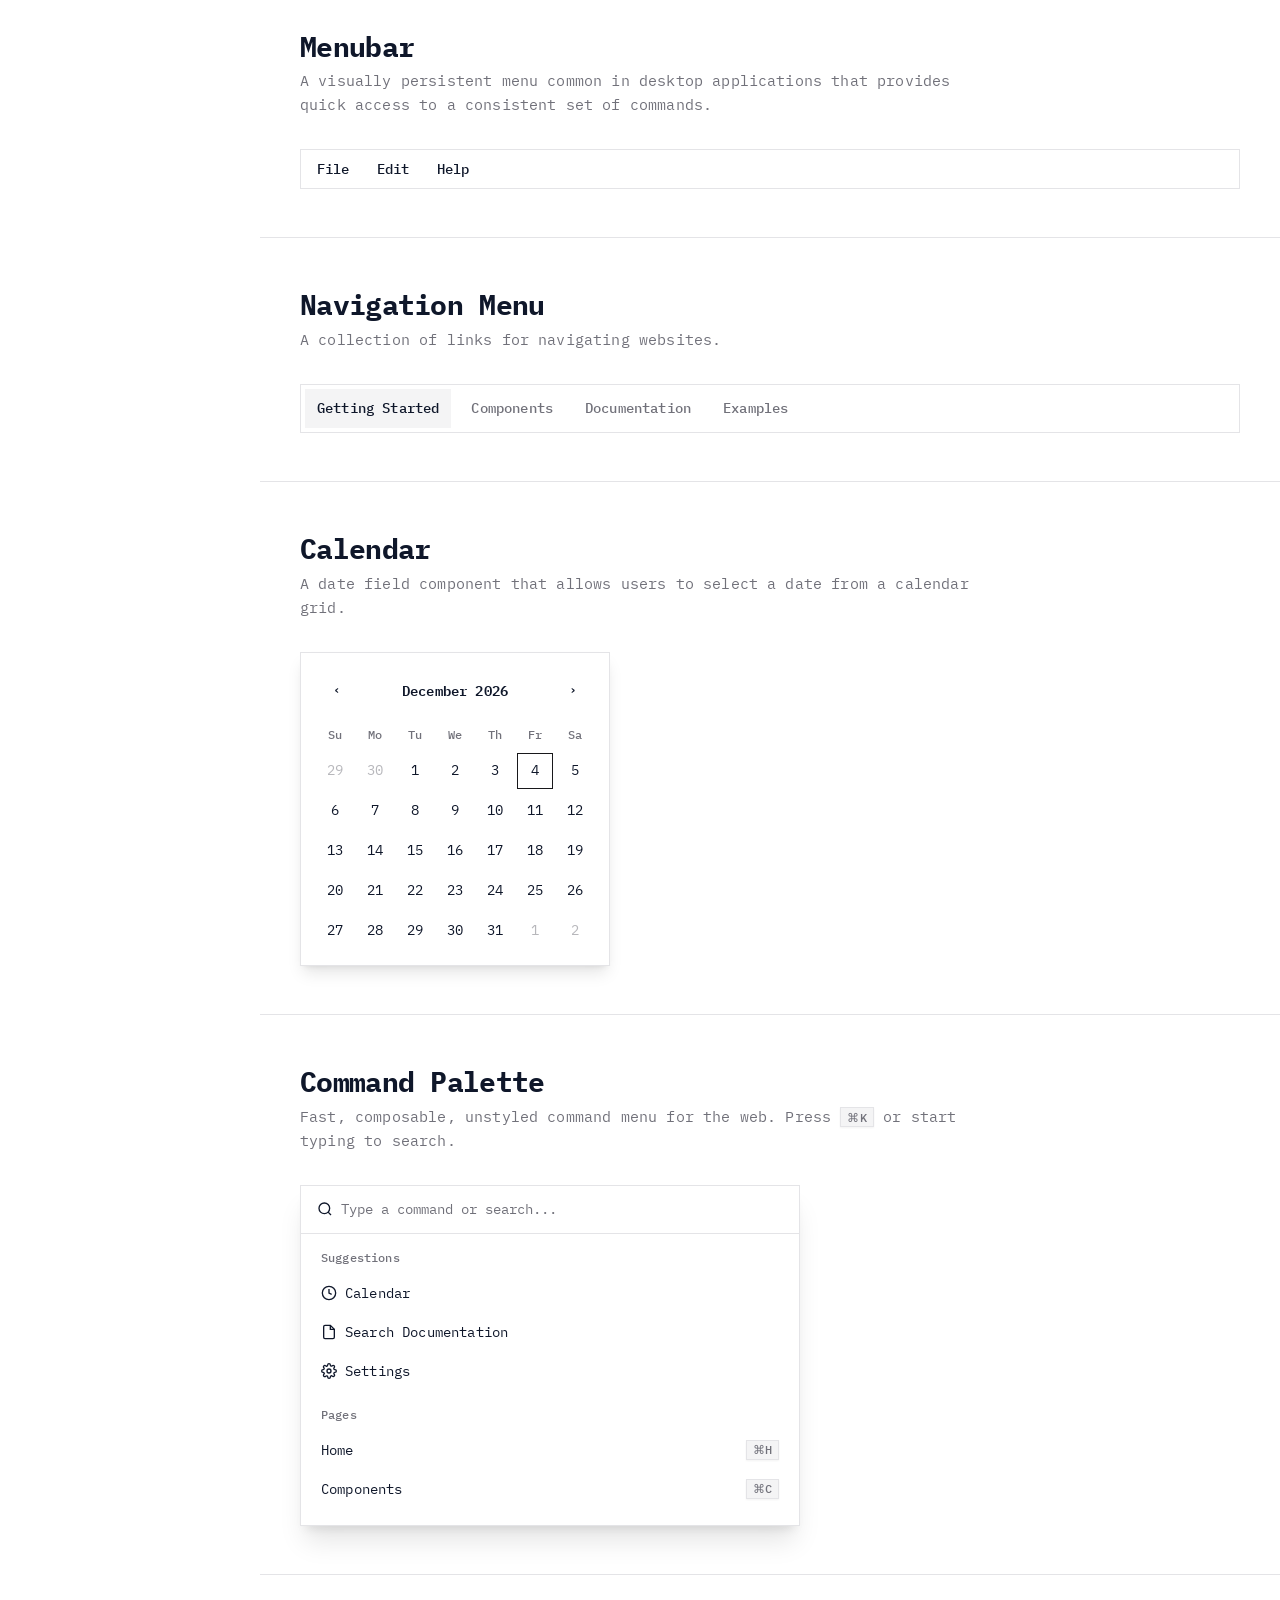
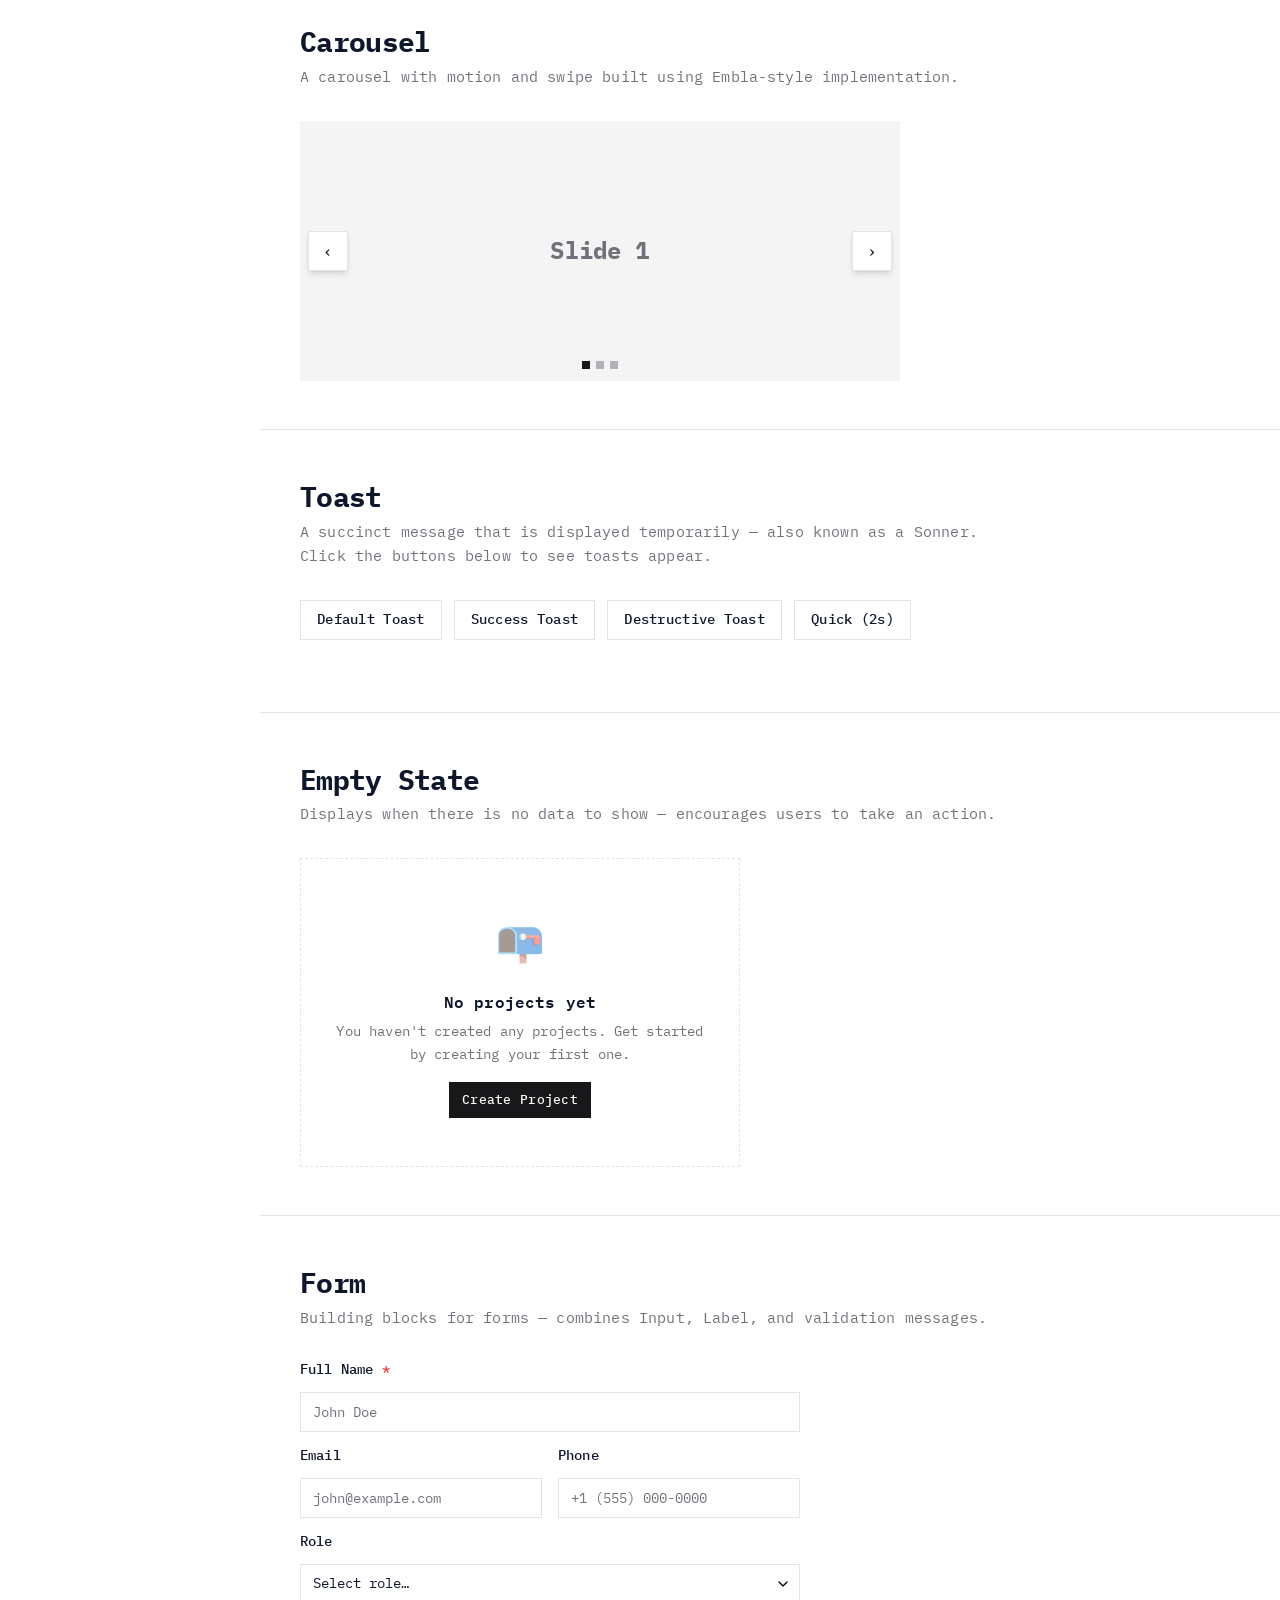
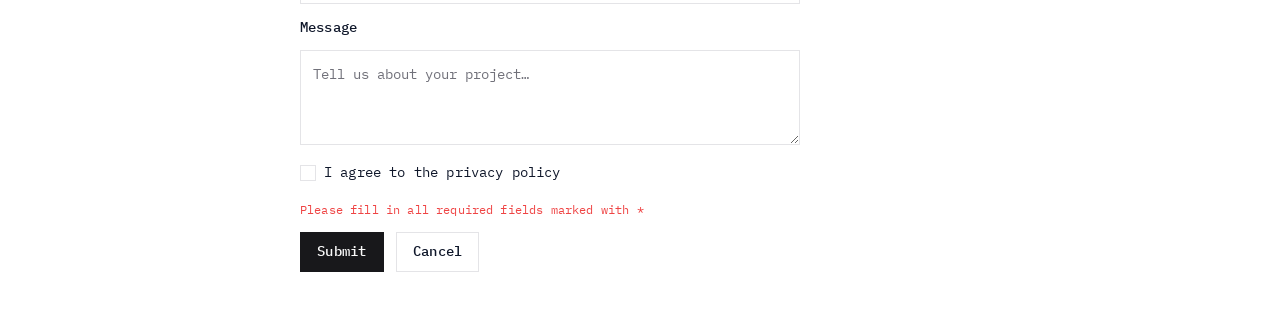
<file: components.html>
<!DOCTYPE html>
<html lang="en">
<head>
    <meta charset="UTF-8">
    <meta name="viewport" content="width=device-width, initial-scale=1.0">
    <meta name="description" content="shadcn/ui — Pure CSS & JavaScript component replicas">
    <meta name="robots" content="noindex">
    <title>shadcn/ui — Components</title>
    <link rel="preconnect" href="https://fonts.googleapis.com">
    <link rel="preconnect" href="https://fonts.gstatic.com" crossorigin>
    <link href="https://fonts.googleapis.com/css2?family=IBM+Plex+Mono:wght@400;500;600;700&display=swap" rel="stylesheet">
    <link rel="icon" href="favicon.svg" type="image/svg+xml">
    <link rel="stylesheet" href="style.css">
    <style>
        /* Demo layout overrides — sticky header */
        .demo-header {
            position: sticky; top: 0; z-index: 45;
            background: var(--background);
            border-bottom: 1px solid var(--border);
            padding: 0.75rem 1.5rem;
            display: flex; align-items: center; justify-content: space-between;
        }
        .demo-header h1 { font-size: 1.125rem; font-weight: 700; }
        .demo-header-actions { display: flex; align-items: center; gap: 0.75rem; }
        .demo-sidebar {
            position: fixed; top: 55px; left: 0; bottom: 0;
            width: 260px;
            border-right: 1px solid var(--border);
            background: var(--background);
            padding: 1.5rem;
            overflow-y: auto;
            z-index: 40;
        }
        .demo-sidebar h2 { font-size: 0.8rem; font-weight: 600; color: var(--muted-foreground); text-transform: uppercase; letter-spacing: 0.05em; margin-bottom: 0.75rem; margin-top: 1rem; }
        .demo-sidebar h2:first-child { margin-top: 0; }
        .demo-sidebar a {
            display: block;
            padding: 0.375rem 0.75rem;
            border-radius: var(--radius);
            font-size: 0.875rem;
            color: var(--muted-foreground);
            transition: all 150ms;
            border-left: 2px solid transparent;
        }
        .demo-sidebar a:hover { background: var(--accent); color: var(--accent-foreground); }
        .demo-sidebar a.active { background: var(--accent); color: var(--foreground); border-left-color: var(--primary); font-weight: 500; }
        .demo-main { margin-left: 260px; margin-top: 55px; }

        /* Section spacing */
        .demo-section { padding: 3rem 2.5rem; border-bottom: 1px solid var(--border); }
        .demo-section:last-child { border-bottom: none; }
        .demo-section-title {
            font-size: 1.75rem; font-weight: 700; margin-bottom: 0.25rem;
            color: var(--foreground); letter-spacing: -0.025em;
        }
        .demo-section-desc {
            font-size: 0.9375rem; color: var(--muted-foreground); margin-bottom: 2rem;
            line-height: 1.6; max-width: 44rem;
        }
        .demo-subtitle {
            font-size: 1rem; font-weight: 600; color: var(--foreground);
            margin-bottom: 0.75rem; margin-top: 2rem;
        }
        .demo-subtitle:first-child { margin-top: 0; }

        /* Component showcase grids */
        .demo-row { display: flex; flex-wrap: wrap; gap: 0.75rem; align-items: center; margin-bottom: 1.5rem; }
        .demo-col { display: flex; flex-direction: column; gap: 0.75rem; margin-bottom: 1.5rem; }
        .demo-card-row { display: grid; grid-template-columns: repeat(auto-fill, minmax(280px, 1fr)); gap: 1rem; margin-bottom: 1.5rem; }
        .demo-table-wrap { max-width: 700px; margin-bottom: 1.5rem; }

        /* Context menu target */
        .context-target {
            display: flex; align-items: center; justify-content: center;
            padding: 3rem; border: 2px dashed var(--border); border-radius: var(--radius);
            color: var(--muted-foreground); font-size: 0.875rem; user-select: none;
            transition: all 150ms;
        }
        .context-target:hover { border-color: var(--ring); color: var(--foreground); background: var(--accent); }

        /* Carousel demo slides */
        .carousel-demo-slide {
            display: flex; align-items: center; justify-content: center;
            height: 260px; background: var(--muted); font-size: 1.5rem;
            font-weight: 700; color: var(--muted-foreground); border-radius: var(--radius);
        }

        /* Scroll area demo */
        .scroll-demo-content { height: 180px; padding: 1rem; }
        .scroll-demo-content p { margin-bottom: 0.75rem; font-size: 0.875rem; }

        /* Avatar group */
        .avatar-label-row { display: flex; align-items: center; gap: 1rem; margin-bottom: 1rem; }

        /* Responsive */
        @media (max-width: 768px) {
            .demo-sidebar { display: none; }
            .demo-main { margin-left: 0; }
            .demo-section { padding: 2rem 1rem; }
            .demo-section-title { font-size: 1.35rem; }
        }
    </style>
</head>
<body>

<!-- ======= HEADER ======= -->
<header class="demo-header">
    <a href="index.html" class="btn btn-ghost btn-sm" style="margin-right:auto;">← Back to CV</a>
    <h1>Components</h1>
    <div class="demo-header-actions">
        <button class="btn btn-outline btn-sm" id="themeToggle" aria-label="Toggle dark mode">🌙</button>
        <a href="https://ui.shadcn.com/docs/components" class="btn btn-ghost btn-sm" target="_blank" rel="noopener">
            Docs ↗
        </a>
    </div>
</header>

<!-- ======= SIDEBAR ======= -->
<aside class="demo-sidebar">
    <h2>Components</h2>
    <a href="#button">Button</a>
    <a href="#input">Input / Label / Textarea</a>
    <a href="#checkbox-check">Checkbox / Radio / Switch</a>
    <a href="#combobox">Combobox</a>
    <a href="#select">Select</a>
    <a href="#slider">Slider</a>
    <a href="#badge">Badge</a>
    <a href="#card">Card</a>
    <a href="#table">Table</a>
    <a href="#alert">Alert</a>
    <a href="#accordion">Accordion</a>
    <a href="#collapsible">Collapsible</a>
    <a href="#tabs">Tabs</a>
    <a href="#toggle">Toggle</a>
    <a href="#breadcrumb">Breadcrumb</a>
    <a href="#pagination">Pagination</a>
    <a href="#separator">Separator</a>
    <a href="#avatar">Avatar</a>
    <a href="#progress">Progress</a>
    <a href="#skeleton">Skeleton</a>
    <a href="#spinner">Spinner</a>
    <a href="#kbd">Kbd</a>
    <a href="#aspect">Aspect Ratio</a>
    <a href="#dialog">Dialog</a>
    <a href="#alertdialog">Alert Dialog</a>
    <a href="#sheet">Sheet / Drawer</a>
    <a href="#tooltip">Tooltip</a>
    <a href="#popover">Popover</a>
    <a href="#hovercard">Hover Card</a>
    <a href="#dropdown">Dropdown Menu</a>
    <a href="#contextmenu">Context Menu</a>
    <a href="#menubar">Menubar</a>
    <a href="#navmenu">Navigation Menu</a>
    <a href="#calendar">Calendar</a>
    <a href="#command">Command Palette</a>
    <a href="#carousel">Carousel</a>
    <a href="#toast-demo">Toast</a>
    <a href="#empty-state">Empty State</a>
    <a href="#form-demo">Form</a>
</aside>

<!-- ======= MAIN CONTENT ======= -->
<main class="demo-main">

<!-- ========== BUTTON ========== -->
<section class="demo-section" id="button">
    <h2 class="demo-section-title">Button</h2>
    <p class="demo-section-desc">Displays a button or a component that looks like a button. Variants: default, secondary, destructive, outline, ghost, link. Sizes: sm, default, lg, icon.</p>

    <p class="demo-subtitle">Variants</p>
    <div class="demo-row">
        <button class="btn">Default</button>
        <button class="btn btn-secondary">Secondary</button>
        <button class="btn btn-destructive">Destructive</button>
        <button class="btn btn-outline">Outline</button>
        <button class="btn btn-ghost">Ghost</button>
        <button class="btn btn-link">Link</button>
    </div>

    <p class="demo-subtitle">Sizes</p>
    <div class="demo-row">
        <button class="btn btn-sm">Small</button>
        <button class="btn">Default</button>
        <button class="btn btn-lg">Large</button>
        <button class="btn btn-icon">+</button>
        <button class="btn btn-icon btn-sm">+</button>
        <button class="btn btn-icon btn-lg">+</button>
    </div>

    <p class="demo-subtitle">Disabled</p>
    <div class="demo-row">
        <button class="btn" disabled>Disabled</button>
        <button class="btn btn-outline" disabled>Outline Disabled</button>
    </div>
</section>

<!-- ========== INPUT / LABEL / TEXTAREA ========== -->
<section class="demo-section" id="input">
    <h2 class="demo-section-title">Input / Label / Textarea</h2>
    <p class="demo-section-desc">Form controls for collecting user input with consistent styling and focus states.</p>

    <div class="demo-card-row">
        <div>
            <label class="label" for="demo-input">Email</label>
            <input class="input" id="demo-input" type="email" placeholder="you@example.com">
        </div>
        <div>
            <label class="label" for="demo-input-sm">Small input</label>
            <input class="input input-sm" id="demo-input-sm" type="text" placeholder="Small">
        </div>
        <div>
            <label class="label" for="demo-input-lg">Large input</label>
            <input class="input input-lg" id="demo-input-lg" type="text" placeholder="Large">
        </div>
        <div>
            <label class="label" for="demo-input-disabled">Disabled</label>
            <input class="input" id="demo-input-disabled" type="text" value="Can't edit" disabled>
        </div>
    </div>

    <div class="demo-card-row">
        <div>
            <label class="label label-required" for="demo-textarea">Message</label>
            <textarea class="textarea" id="demo-textarea" placeholder="Write your message here…" rows="4"></textarea>
        </div>
    </div>
</section>

<!-- ========== CHECKBOX / RADIO / SWITCH ========== -->
<section class="demo-section" id="checkbox-check">
    <h2 class="demo-section-title">Checkbox / Radio / Switch</h2>
    <p class="demo-section-desc">Toggle selection controls with custom styling and interaction states.</p>

    <p class="demo-subtitle">Checkbox</p>
    <div class="demo-col">
        <label style="display:flex;align-items:center;gap:0.5rem;font-size:.875rem;">
            <input class="checkbox" type="checkbox"> Accept terms and conditions
        </label>
        <label style="display:flex;align-items:center;gap:0.5rem;font-size:.875rem;">
            <input class="checkbox" type="checkbox" checked> This one is checked
        </label>
        <label style="display:flex;align-items:center;gap:0.5rem;font-size:.875rem;">
            <input class="checkbox" type="checkbox" disabled> This one is disabled
        </label>
    </div>

    <p class="demo-subtitle">Radio Group</p>
    <div class="demo-col">
        <label style="display:flex;align-items:center;gap:0.5rem;font-size:.875rem;">
            <input class="radio" type="radio" name="demo-radio" checked> Option A
        </label>
        <label style="display:flex;align-items:center;gap:0.5rem;font-size:.875rem;">
            <input class="radio" type="radio" name="demo-radio"> Option B
        </label>
        <label style="display:flex;align-items:center;gap:0.5rem;font-size:.875rem;">
            <input class="radio" type="radio" name="demo-radio" disabled> Option C (disabled)
        </label>
    </div>

    <p class="demo-subtitle">Switch</p>
    <div class="demo-col">
        <label style="display:flex;align-items:center;gap:0.75rem;font-size:.875rem;">
            <input class="switch" type="checkbox" role="switch" aria-label="Airplane mode"> Airplane mode
        </label>
        <label style="display:flex;align-items:center;gap:0.75rem;font-size:.875rem;">
            <input class="switch" type="checkbox" role="switch" checked aria-label="Notifications"> Notifications
        </label>
        <label style="display:flex;align-items:center;gap:0.75rem;font-size:.875rem;">
            <input class="switch" type="checkbox" role="switch" disabled aria-label="Disabled"> Disabled
        </label>
    </div>
</section>

<!-- ========== COMBOBOX ========== -->
<section class="demo-section" id="combobox">
    <h2 class="demo-section-title">Combobox</h2>
    <p class="demo-section-desc">An input with a dropdown of selectable options — type to filter and select with keyboard or mouse.</p>

    <div style="max-width:340px;">
        <label class="label" for="combobox-demo">Framework</label>
        <div class="combobox" data-combobox>
            <div class="combobox-trigger">
                <input class="combobox-input" id="combobox-demo" type="text" placeholder="Search framework…" autocomplete="off" role="combobox" aria-expanded="false" aria-haspopup="listbox" aria-autocomplete="list">
                <button class="combobox-chevron" tabindex="-1" aria-label="Toggle options">
                    <svg xmlns="http://www.w3.org/2000/svg" width="16" height="16" viewBox="0 0 24 24" fill="none" stroke="currentColor" stroke-width="2"><polyline points="6 9 12 15 18 9"/></svg>
                </button>
            </div>
            <div class="combobox-menu" role="listbox">
                <div class="combobox-option" role="option" aria-selected="false" data-value="react">React</div>
                <div class="combobox-option" role="option" aria-selected="false" data-value="vue">Vue</div>
                <div class="combobox-option" role="option" aria-selected="false" data-value="svelte">Svelte</div>
                <div class="combobox-option" role="option" aria-selected="false" data-value="angular">Angular</div>
                <div class="combobox-option" role="option" aria-selected="false" data-value="next">Next.js</div>
                <div class="combobox-option" role="option" aria-selected="false" data-value="nuxt">Nuxt</div>
                <div class="combobox-option" role="option" aria-selected="false" data-value="remix">Remix</div>
                <div class="combobox-option" role="option" aria-selected="false" data-value="astro">Astro</div>
                <div class="combobox-empty" style="display:none;">No framework found.</div>
            </div>
        </div>
    </div>
</section>

<!-- ========== SELECT ========== -->
<section class="demo-section" id="select">
    <h2 class="demo-section-title">Select</h2>
    <p class="demo-section-desc">Native and custom select components for choosing from a list of options.</p>

    <p class="demo-subtitle">Native Select</p>
    <div style="max-width:300px;margin-bottom:1.5rem;">
        <label class="label" for="demo-native-select">Country</label>
        <select class="select" id="demo-native-select">
            <option value="" disabled selected>Select a country…</option>
            <option value="us">United States</option>
            <option value="uk">United Kingdom</option>
            <option value="ca">Canada</option>
            <option value="au">Australia</option>
            <option value="bd" selected>Bangladesh</option>
        </select>
    </div>

    <p class="demo-subtitle">Custom Select</p>
    <div style="max-width:300px;">
        <label class="label">Framework</label>
        <div class="custom-select">
            <button class="custom-select-trigger" aria-expanded="false" aria-haspopup="listbox">
                <span class="select-value">Select a framework…</span>
                <svg xmlns="http://www.w3.org/2000/svg" viewBox="0 0 24 24" fill="none" stroke="currentColor" stroke-width="2"><polyline points="6 9 12 15 18 9"/></svg>
            </button>
            <div class="custom-select-menu" role="listbox">
                <div class="custom-select-option" role="option" aria-selected="false">
                    <span class="check-icon">✓</span> React
                </div>
                <div class="custom-select-option" role="option" aria-selected="false">
                    <span class="check-icon">✓</span> Vue
                </div>
                <div class="custom-select-option" role="option" aria-selected="false">
                    <span class="check-icon">✓</span> Svelte
                </div>
                <div class="custom-select-option" role="option" aria-selected="false">
                    <span class="check-icon">✓</span> Angular
                </div>
            </div>
        </div>
    </div>
</section>

<!-- ========== SLIDER ========== -->
<section class="demo-section" id="slider">
    <h2 class="demo-section-title">Slider</h2>
    <p class="demo-section-desc">An input where the user selects a value from within a given range.</p>
    <div style="max-width:400px;">
        <label class="label">Volume</label>
        <input class="slider" type="range" min="0" max="100" value="65" aria-label="Volume slider">
        <div style="display:flex;justify-content:space-between;font-size:.75rem;color:var(--muted-foreground);margin-top:.25rem;">
            <span>0</span><span>100</span>
        </div>
    </div>
</section>

<!-- ========== BADGE ========== -->
<section class="demo-section" id="badge">
    <h2 class="demo-section-title">Badge</h2>
    <p class="demo-section-desc">Used to highlight an item's status for quick recognition.</p>
    <div class="demo-row">
        <span class="badge">Default</span>
        <span class="badge badge-secondary">Secondary</span>
        <span class="badge badge-destructive">Destructive</span>
        <span class="badge badge-outline">Outline</span>
    </div>
</section>

<!-- ========== CARD ========== -->
<section class="demo-section" id="card">
    <h2 class="demo-section-title">Card</h2>
    <p class="demo-section-desc">Displays a card with header, content, and footer — good for grouping related information.</p>
    <div class="demo-card-row">
        <div class="card">
            <div class="card-header">
                <h3 class="card-title">Create project</h3>
                <p class="card-description">Deploy your new project in one-click.</p>
            </div>
            <div class="card-content">
                <p>Start building your next idea — simple setup, powerful results. Connect your repo or start from scratch.</p>
            </div>
            <div class="card-footer">
                <button class="btn btn-outline btn-sm">Cancel</button>
                <button class="btn btn-sm">Deploy</button>
            </div>
        </div>
        <div class="card">
            <div class="card-header">
                <h3 class="card-title">Notifications</h3>
                <p class="card-description">You have 3 unread messages.</p>
            </div>
            <div class="card-content">
                <p style="font-size:.875rem;color:var(--muted-foreground);">Recent activity from your team members will appear here.</p>
            </div>
            <div class="card-footer">
                <button class="btn btn-sm">Mark all as read</button>
            </div>
        </div>
    </div>
</section>

<!-- ========== TABLE ========== -->
<section class="demo-section" id="table">
    <h2 class="demo-section-title">Table</h2>
    <p class="demo-section-desc">A responsive table for displaying structured data.</p>
    <div class="demo-table-wrap">
        <div class="table-wrap">
            <table class="table">
                <thead>
                    <tr>
                        <th>Invoice</th>
                        <th>Status</th>
                        <th>Method</th>
                        <th>Amount</th>
                    </tr>
                </thead>
                <tbody>
                    <tr>
                        <td>INV001</td>
                        <td><span class="badge badge-outline">Paid</span></td>
                        <td>Credit Card</td>
                        <td>$250.00</td>
                    </tr>
                    <tr>
                        <td>INV002</td>
                        <td><span class="badge badge-secondary">Pending</span></td>
                        <td>PayPal</td>
                        <td>$150.00</td>
                    </tr>
                    <tr>
                        <td>INV003</td>
                        <td><span class="badge badge-destructive">Failed</span></td>
                        <td>Bank Transfer</td>
                        <td>$350.00</td>
                    </tr>
                    <tr>
                        <td>INV004</td>
                        <td><span class="badge badge-outline">Paid</span></td>
                        <td>Credit Card</td>
                        <td>$450.00</td>
                    </tr>
                </tbody>
            </table>
        </div>
    </div>
</section>

<!-- ========== ALERT ========== -->
<section class="demo-section" id="alert">
    <h2 class="demo-section-title">Alert</h2>
    <p class="demo-section-desc">Displays a callout for user attention — info, success, warning, or destructive.</p>
    <div class="demo-col" style="max-width:600px;">
        <div class="alert">
            <svg class="alert-icon" xmlns="http://www.w3.org/2000/svg" viewBox="0 0 24 24" fill="none" stroke="currentColor" stroke-width="2"><circle cx="12" cy="12" r="10"/><line x1="12" y1="16" x2="12" y2="12"/><line x1="12" y1="8" x2="12.01" y2="8"/></svg>
            <div>
                <div class="alert-title">Heads up!</div>
                <div class="alert-description">Your session expires in 5 minutes. Save your work before continuing.</div>
            </div>
        </div>
        <div class="alert alert-destructive">
            <svg class="alert-icon" xmlns="http://www.w3.org/2000/svg" viewBox="0 0 24 24" fill="none" stroke="currentColor" stroke-width="2"><circle cx="12" cy="12" r="10"/><line x1="15" y1="9" x2="9" y2="15"/><line x1="9" y1="9" x2="15" y2="15"/></svg>
            <div>
                <div class="alert-title">Error</div>
                <div class="alert-description">Your request could not be processed. Please try again.</div>
            </div>
        </div>
    </div>
</section>

<!-- ========== ACCORDION ========== -->
<section class="demo-section" id="accordion">
    <h2 class="demo-section-title">Accordion</h2>
    <p class="demo-section-desc">A vertically stacked set of interactive headings that reveal or hide associated content.</p>
    <div style="max-width:600px;">
        <div class="accordion">
            <div class="accordion-item open">
                <button class="accordion-trigger" aria-expanded="true">
                    What is shadcn/ui?
                    <svg xmlns="http://www.w3.org/2000/svg" viewBox="0 0 24 24" fill="none" stroke="currentColor" stroke-width="2"><polyline points="6 9 12 15 18 9"/></svg>
                </button>
                <div class="accordion-content">
                    <div class="accordion-inner">shadcn/ui is a collection of re-usable components built using Radix UI and Tailwind CSS. It's not a component library — it's code you copy and paste into your projects.</div>
                </div>
            </div>
            <div class="accordion-item">
                <button class="accordion-trigger" aria-expanded="false">
                    Is it accessible?
                    <svg xmlns="http://www.w3.org/2000/svg" viewBox="0 0 24 24" fill="none" stroke="currentColor" stroke-width="2"><polyline points="6 9 12 15 18 9"/></svg>
                </button>
                <div class="accordion-content">
                    <div class="accordion-inner">Yes. All components follow WAI-ARIA design patterns and are tested with screen readers and keyboard-only navigation.</div>
                </div>
            </div>
            <div class="accordion-item">
                <button class="accordion-trigger" aria-expanded="false">
                    Can I customize the components?
                    <svg xmlns="http://www.w3.org/2000/svg" viewBox="0 0 24 24" fill="none" stroke="currentColor" stroke-width="2"><polyline points="6 9 12 15 18 9"/></svg>
                </button>
                <div class="accordion-content">
                    <div class="accordion-inner">Absolutely. Since the code lives in your project, you have full control over every detail — styling, behavior, and structure.</div>
                </div>
            </div>
        </div>
    </div>
</section>

<!-- ========== COLLAPSIBLE ========== -->
<section class="demo-section" id="collapsible">
    <h2 class="demo-section-title">Collapsible</h2>
    <p class="demo-section-desc">An interactive component that expands/collapses a panel of content.</p>
    <div style="max-width:600px;">
        <div class="collapsible">
            <button class="collapsible-trigger" aria-expanded="false">
                View details
                <svg xmlns="http://www.w3.org/2000/svg" width="16" height="16" viewBox="0 0 24 24" fill="none" stroke="currentColor" stroke-width="2"><polyline points="6 9 12 15 18 9"/></svg>
            </button>
            <div class="collapsible-content">
                <div class="collapsible-inner">This content was hidden. You can put any details here — settings, additional information, nested forms, etc. The animation is smooth and the component is fully accessible.</div>
            </div>
        </div>
    </div>
</section>

<!-- ========== TABS ========== -->
<section class="demo-section" id="tabs">
    <h2 class="demo-section-title">Tabs</h2>
    <p class="demo-section-desc">A set of layered sections of content, known as tab panels, that are displayed one at a time.</p>
    <div class="tabs" style="max-width:500px;">
        <div class="tabs-list">
            <button class="tabs-trigger" data-value="account" aria-selected="true">Account</button>
            <button class="tabs-trigger" data-value="password" aria-selected="false">Password</button>
            <button class="tabs-trigger" data-value="billing" aria-selected="false">Billing</button>
        </div>
        <div class="tabs-content">
            <div class="tabs-panel active" data-value="account">
                <div style="padding:1rem;font-size:.875rem;">
                    <p style="font-weight:600;">Account Settings</p>
                    <p style="color:var(--muted-foreground);margin-top:.25rem;">Manage your email, name, and profile information.</p>
                </div>
            </div>
            <div class="tabs-panel" data-value="password">
                <div style="padding:1rem;font-size:.875rem;">
                    <p style="font-weight:600;">Change Password</p>
                    <p style="color:var(--muted-foreground);margin-top:.25rem;">Update your password. Use at least 8 characters.</p>
                </div>
            </div>
            <div class="tabs-panel" data-value="billing">
                <div style="padding:1rem;font-size:.875rem;">
                    <p style="font-weight:600;">Billing</p>
                    <p style="color:var(--muted-foreground);margin-top:.25rem;">View your plan, usage, and payment methods.</p>
                </div>
            </div>
        </div>
    </div>
</section>

<!-- ========== TOGGLE ========== -->
<section class="demo-section" id="toggle">
    <h2 class="demo-section-title">Toggle / Toggle Group</h2>
    <p class="demo-section-desc">A two-state button that can be either on or off. Group version allows single selection.</p>

    <p class="demo-subtitle">Toggle</p>
    <div class="demo-row">
        <button class="toggle" aria-pressed="false" aria-label="Toggle bold">
            <strong>B</strong>
        </button>
        <button class="toggle" aria-pressed="false" aria-label="Toggle italic">
            <em>I</em>
        </button>
        <button class="toggle" aria-pressed="false" aria-label="Toggle underline">
            <u>U</u>
        </button>
    </div>

    <p class="demo-subtitle">Toggle Group (single-select)</p>
    <div class="toggle-group">
        <button class="toggle" aria-pressed="true">Day</button>
        <button class="toggle" aria-pressed="false">Week</button>
        <button class="toggle" aria-pressed="false">Month</button>
    </div>
</section>

<!-- ========== BREADCRUMB ========== -->
<section class="demo-section" id="breadcrumb">
    <h2 class="demo-section-title">Breadcrumb</h2>
    <p class="demo-section-desc">Displays the path to the current resource using a hierarchy of links.</p>
    <nav class="breadcrumb" aria-label="Breadcrumb">
        <div class="breadcrumb-item">
            <a class="breadcrumb-link" href="#">Home</a>
            <span class="breadcrumb-separator">/</span>
        </div>
        <div class="breadcrumb-item">
            <a class="breadcrumb-link" href="#">Components</a>
            <span class="breadcrumb-separator">/</span>
        </div>
        <div class="breadcrumb-item">
            <a class="breadcrumb-link" href="#" aria-current="page">Button</a>
        </div>
    </nav>
</section>

<!-- ========== PAGINATION ========== -->
<section class="demo-section" id="pagination">
    <h2 class="demo-section-title">Pagination</h2>
    <p class="demo-section-desc">Navigates between pages in a dataset.</p>
    <nav class="pagination" aria-label="Pagination">
        <button class="pagination-item" disabled aria-label="Previous">‹</button>
        <button class="pagination-item active">1</button>
        <button class="pagination-item">2</button>
        <button class="pagination-item">3</button>
        <button class="pagination-item">…</button>
        <button class="pagination-item">10</button>
        <button class="pagination-item" aria-label="Next">›</button>
    </nav>
</section>

<!-- ========== SEPARATOR ========== -->
<section class="demo-section" id="separator">
    <h2 class="demo-section-title">Separator</h2>
    <p class="demo-section-desc">Visually or semantically separates content.</p>
    <div style="max-width:400px;">
        <div style="padding:1rem;font-size:.875rem;">Content above</div>
        <div class="separator" role="separator" style="margin:0.5rem 0;"></div>
        <div style="padding:1rem;font-size:.875rem;">Content below</div>
        <div class="separator" role="separator" style="margin:1rem 0;">OR</div>
        <div style="padding:1rem;font-size:.875rem;">Content after labeled separator</div>
    </div>
</section>

<!-- ========== AVATAR ========== -->
<section class="demo-section" id="avatar">
    <h2 class="demo-section-title">Avatar</h2>
    <p class="demo-section-desc">An image element with a fallback for representing the user.</p>

    <p class="demo-subtitle">Sizes</p>
    <div class="demo-row">
        <div class="avatar avatar-sm"><span>JD</span></div>
        <div class="avatar"><span>JD</span></div>
        <div class="avatar avatar-lg"><span>JD</span></div>
    </div>

    <p class="demo-subtitle">Avatar Group</p>
    <div class="avatar-group">
        <div class="avatar"><span>AA</span></div>
        <div class="avatar"><span>BB</span></div>
        <div class="avatar"><span>CC</span></div>
        <div class="avatar"><span>+3</span></div>
    </div>
</section>

<!-- ========== PROGRESS ========== -->
<section class="demo-section" id="progress">
    <h2 class="demo-section-title">Progress</h2>
    <p class="demo-section-desc">Displays an indicator showing the completion progress of a task.</p>

    <div class="demo-col" style="max-width:400px;">
        <div class="progress">
            <div class="progress-bar" style="width:65%;" role="progressbar" aria-valuenow="65" aria-valuemin="0" aria-valuemax="100"></div>
        </div>
        <div class="progress">
            <div class="progress-bar" style="width:25%;background:var(--warning);" role="progressbar" aria-valuenow="25" aria-valuemin="0" aria-valuemax="100"></div>
        </div>
        <div class="progress">
            <div class="progress-bar" style="width:100%;background:var(--success);" role="progressbar" aria-valuenow="100" aria-valuemin="0" aria-valuemax="100"></div>
        </div>
        <div class="progress progress-indeterminate">
            <div class="progress-bar" role="progressbar"></div>
        </div>
    </div>
</section>

<!-- ========== SKELETON ========== -->
<section class="demo-section" id="skeleton">
    <h2 class="demo-section-title">Skeleton</h2>
    <p class="demo-section-desc">Used to show a placeholder while content is loading.</p>
    <div class="demo-col" style="max-width:400px;gap:0.75rem;">
        <div class="skeleton" style="height:1.25rem;width:60%;"></div>
        <div class="skeleton" style="height:1rem;width:100%;"></div>
        <div class="skeleton" style="height:1rem;width:90%;"></div>
        <div class="skeleton" style="height:1rem;width:80%;"></div>
        <div class="skeleton" style="height:8rem;width:100%;margin-top:.5rem;"></div>
    </div>
</section>

<!-- ========== SPINNER ========== -->
<section class="demo-section" id="spinner">
    <h2 class="demo-section-title">Spinner</h2>
    <p class="demo-section-desc">A loading indicator to show an ongoing operation.</p>
    <div class="demo-row">
        <div class="spinner spinner-sm"></div>
        <div class="spinner"></div>
        <div class="spinner spinner-lg"></div>
    </div>
</section>

<!-- ========== KBD ========== -->
<section class="demo-section" id="kbd">
    <h2 class="demo-section-title">Kbd</h2>
    <p class="demo-section-desc">Represents keyboard input or shortcuts.</p>
    <div class="demo-row" style="font-size:.875rem;">
        <span style="display:inline-flex;align-items:center;gap:.375rem;">
            Press <kbd class="kbd">⌘</kbd> + <kbd class="kbd">K</kbd> to open the command palette
        </span>
    </div>
</section>

<!-- ========== ASPECT RATIO ========== -->
<section class="demo-section" id="aspect">
    <h2 class="demo-section-title">Aspect Ratio</h2>
    <p class="demo-section-desc">Displays content within a desired ratio.</p>
    <div style="max-width:400px;">
        <div class="aspect-ratio" style="--ratio:56.25%;">
            <div style="background:var(--muted);display:flex;align-items:center;justify-content:center;font-size:.875rem;color:var(--muted-foreground);">16:9</div>
        </div>
    </div>
</section>

<!-- ========== DIALOG ========== -->
<section class="demo-section" id="dialog">
    <h2 class="demo-section-title">Dialog</h2>
    <p class="demo-section-desc">A modal window that appears over the main content to focus attention on a specific task.</p>

    <button class="btn btn-outline" data-dialog-trigger="demo-dialog">Open Dialog</button>

    <!-- Dialog overlay -->
    <div class="dialog-overlay" data-dialog-overlay="demo-dialog" role="dialog" aria-modal="true" aria-labelledby="dialog-title">
        <div class="dialog">
            <button class="dialog-close" data-dialog-close aria-label="Close">✕</button>
            <div class="dialog-header">
                <h3 class="dialog-title" id="dialog-title">Edit Profile</h3>
                <p class="dialog-description">Make changes to your profile here. Click save when you're done.</p>
            </div>
            <div class="dialog-content">
                <div style="display:flex;flex-direction:column;gap:.75rem;">
                    <div>
                        <label class="label" for="dialog-name">Name</label>
                        <input class="input" id="dialog-name" value="John Doe">
                    </div>
                    <div>
                        <label class="label" for="dialog-email">Email</label>
                        <input class="input" id="dialog-email" type="email" value="john@example.com">
                    </div>
                </div>
            </div>
            <div class="dialog-footer">
                <button class="btn btn-outline" data-dialog-close>Cancel</button>
                <button class="btn">Save changes</button>
            </div>
        </div>
    </div>
</section>

<!-- ========== ALERT DIALOG ========== -->
<section class="demo-section" id="alertdialog">
    <h2 class="demo-section-title">Alert Dialog</h2>
    <p class="demo-section-desc">A modal dialog that interrupts the user with important content and expects a response.</p>

    <button class="btn btn-destructive" data-alert-dialog-trigger="delete-confirm">Delete Account</button>

    <!-- Alert Dialog overlay -->
    <div class="alert-dialog-overlay" data-alert-dialog-overlay="delete-confirm" role="alertdialog" aria-modal="true" aria-labelledby="alert-dialog-title" aria-describedby="alert-dialog-desc">
        <div class="alert-dialog">
            <div class="alert-dialog-header">
                <h3 class="alert-dialog-title" id="alert-dialog-title">Are you absolutely sure?</h3>
                <p class="alert-dialog-description" id="alert-dialog-desc">
                    This action cannot be undone. This will permanently delete your account and remove all your data from our servers.
                </p>
            </div>
            <div class="alert-dialog-footer">
                <button class="btn btn-outline" data-alert-dialog-cancel>Cancel</button>
                <button class="btn btn-destructive" data-alert-dialog-action>Yes, delete account</button>
            </div>
        </div>
    </div>
</section>

<!-- ========== SHEET ========== -->
<section class="demo-section" id="sheet">
    <h2 class="demo-section-title">Sheet / Drawer</h2>
    <p class="demo-section-desc">Extends the Dialog component to display content that complements the main screen content — slides in from the edges.</p>

    <div class="demo-row">
        <button class="btn btn-outline" data-sheet-trigger="sheet-left">Left Sheet</button>
        <button class="btn btn-outline" data-sheet-trigger="sheet-right">Right Sheet</button>
        <button class="btn btn-outline" data-sheet-trigger="sheet-top">Top Sheet</button>
        <button class="btn btn-outline" data-sheet-trigger="sheet-bottom">Bottom Sheet</button>
    </div>

    <!-- Left Sheet -->
    <div class="sheet-overlay" data-sheet-overlay="sheet-left"></div>
    <div class="sheet sheet-left" data-sheet="sheet-left" role="dialog" aria-modal="true">
        <button class="sheet-close" data-sheet-close aria-label="Close">✕</button>
        <div class="sheet-header">
            <h3 class="sheet-title">Navigation</h3>
            <p class="sheet-description">Browse the available sections.</p>
        </div>
        <div class="sheet-content">
            <div style="display:flex;flex-direction:column;gap:.5rem;">
                <a href="#" class="btn btn-ghost" style="justify-content:flex-start;">Dashboard</a>
                <a href="#" class="btn btn-ghost" style="justify-content:flex-start;">Settings</a>
                <a href="#" class="btn btn-ghost" style="justify-content:flex-start;">Billing</a>
                <a href="#" class="btn btn-ghost" style="justify-content:flex-start;">Help</a>
            </div>
        </div>
    </div>

    <!-- Right Sheet -->
    <div class="sheet-overlay" data-sheet-overlay="sheet-right"></div>
    <div class="sheet sheet-right" data-sheet="sheet-right" role="dialog" aria-modal="true">
        <button class="sheet-close" data-sheet-close aria-label="Close">✕</button>
        <div class="sheet-header">
            <h3 class="sheet-title">Cart</h3>
            <p class="sheet-description">Review your items before checkout.</p>
        </div>
        <div class="sheet-content">
            <p style="font-size:.875rem;color:var(--muted-foreground);">Your cart is empty.</p>
        </div>
        <div class="sheet-footer">
            <button class="btn btn-sm" data-sheet-close>Continue shopping</button>
        </div>
    </div>

    <!-- Top Sheet -->
    <div class="sheet-overlay" data-sheet-overlay="sheet-top"></div>
    <div class="sheet sheet-top" data-sheet="sheet-top" role="dialog" aria-modal="true">
        <button class="sheet-close" data-sheet-close aria-label="Close">✕</button>
        <div class="sheet-header">
            <h3 class="sheet-title">Quick Settings</h3>
            <p class="sheet-description">Adjust your preferences.</p>
        </div>
        <div class="sheet-content" style="max-height:200px;overflow:auto;">
            <div style="display:flex;flex-direction:column;gap:.75rem;">
                <label style="display:flex;align-items:center;gap:.75rem;font-size:.875rem;">
                    <input class="switch" type="checkbox" role="switch" checked aria-label="Notifications"> Enable notifications
                </label>
                <label style="display:flex;align-items:center;gap:.75rem;font-size:.875rem;">
                    <input class="switch" type="checkbox" role="switch" aria-label="Debug mode"> Debug mode
                </label>
            </div>
        </div>
    </div>

    <!-- Bottom Sheet -->
    <div class="sheet-overlay" data-sheet-overlay="sheet-bottom"></div>
    <div class="sheet sheet-bottom" data-sheet="sheet-bottom" role="dialog" aria-modal="true">
        <button class="sheet-close" data-sheet-close aria-label="Close">✕</button>
        <div class="sheet-header">
            <h3 class="sheet-title">Share</h3>
            <p class="sheet-description">Share this page with your team.</p>
        </div>
        <div class="sheet-content" style="overflow:auto;">
            <div style="display:flex;flex-wrap:wrap;gap:.5rem;">
                <button class="btn btn-outline btn-sm">Copy Link</button>
                <button class="btn btn-outline btn-sm">Email</button>
                <button class="btn btn-outline btn-sm">Twitter</button>
                <button class="btn btn-outline btn-sm">Slack</button>
            </div>
        </div>
    </div>
</section>

<!-- ========== TOOLTIP ========== -->
<section class="demo-section" id="tooltip">
    <h2 class="demo-section-title">Tooltip</h2>
    <p class="demo-section-desc">A popup that displays information related to an element when the element receives keyboard focus or the mouse hovers over it.</p>

    <div class="demo-row" style="gap:1.5rem;">
        <span class="tooltip" data-side="top">
            <button class="btn btn-outline tooltip-trigger">Hover me</button>
            <span class="tooltip-content">This is a tooltip</span>
        </span>
        <span class="tooltip" data-side="bottom">
            <span class="tooltip-trigger" tabindex="0" style="cursor:help;text-decoration:underline;text-decoration-style:dotted;text-underline-offset:4px;">Focusable tooltip</span>
            <span class="tooltip-content">Appears on hover and focus</span>
        </span>
    </div>
</section>

<!-- ========== POPOVER ========== -->
<section class="demo-section" id="popover">
    <h2 class="demo-section-title">Popover</h2>
    <p class="demo-section-desc">Displays rich content in a portal, triggered by a button.</p>

    <div class="popover" data-side="bottom">
        <button class="btn btn-outline popover-trigger">Open Popover</button>
        <div class="popover-content">
            <div style="font-weight:600;font-size:.875rem;margin-bottom:.5rem;">Notifications</div>
            <p style="font-size:.875rem;color:var(--muted-foreground);margin-bottom:.75rem;">You have 3 new notifications.</p>
            <div style="display:flex;gap:.5rem;">
                <button class="btn btn-sm">View all</button>
                <button class="btn btn-outline btn-sm">Dismiss</button>
            </div>
        </div>
    </div>
</section>

<!-- ========== HOVER CARD ========== -->
<section class="demo-section" id="hovercard">
    <h2 class="demo-section-title">Hover Card</h2>
    <p class="demo-section-desc">For sighted users to preview content available behind a link.</p>

    <div class="hover-card" data-side="bottom">
        <span class="hover-card-trigger" tabindex="0" style="font-weight:600;cursor:pointer;text-decoration:underline;text-underline-offset:4px;">@shadcn</span>
        <div class="hover-card-content">
            <div style="display:flex;align-items:center;gap:.75rem;margin-bottom:.75rem;">
                <div class="avatar avatar-sm"><span>SC</span></div>
                <div>
                    <div style="font-weight:600;font-size:.875rem;">shadcn</div>
                    <div style="font-size:.75rem;color:var(--muted-foreground);">@shadcn</div>
                </div>
            </div>
            <p style="font-size:.875rem;color:var(--muted-foreground);">Creator of shadcn/ui — re-usable components built with Radix UI and Tailwind CSS.</p>
        </div>
    </div>
</section>

<!-- ========== DROPDOWN MENU ========== -->
<section class="demo-section" id="dropdown">
    <h2 class="demo-section-title">Dropdown Menu</h2>
    <p class="demo-section-desc">Displays a menu to the user — such as a set of actions or functions — triggered by a button.</p>

    <div class="dropdown-menu">
        <button class="btn btn-outline dropdown-menu-trigger" aria-expanded="false" aria-haspopup="menu">
            Open Menu
            <svg xmlns="http://www.w3.org/2000/svg" width="14" height="14" viewBox="0 0 24 24" fill="none" stroke="currentColor" stroke-width="2"><polyline points="6 9 12 15 18 9"/></svg>
        </button>
        <div class="dropdown-menu-content" role="menu">
            <div class="dropdown-menu-label">My Account</div>
            <div class="dropdown-menu-item" role="menuitem" tabindex="0">
                <svg class="dropdown-menu-icon" xmlns="http://www.w3.org/2000/svg" viewBox="0 0 24 24" fill="none" stroke="currentColor" stroke-width="2"><path d="M19 21v-2a4 4 0 0 0-4-4H9a4 4 0 0 0-4 4v2"/><circle cx="12" cy="7" r="4"/></svg>
                Profile
                <span class="dropdown-menu-shortcut">⇧⌘P</span>
            </div>
            <div class="dropdown-menu-item" role="menuitem" tabindex="0">
                <svg class="dropdown-menu-icon" xmlns="http://www.w3.org/2000/svg" viewBox="0 0 24 24" fill="none" stroke="currentColor" stroke-width="2"><rect x="2" y="4" width="20" height="16" rx="2"/><path d="m22 7-8.97 5.7a1.94 1.94 0 0 1-2.06 0L2 7"/></svg>
                Inbox
                <span class="dropdown-menu-shortcut">⌘B</span>
            </div>
            <div class="dropdown-menu-item" role="menuitem" tabindex="0">
                <svg class="dropdown-menu-icon" xmlns="http://www.w3.org/2000/svg" viewBox="0 0 24 24" fill="none" stroke="currentColor" stroke-width="2"><circle cx="12" cy="12" r="3"/><path d="M19.4 15a1.65 1.65 0 0 0 .33 1.82l.06.06a2 2 0 0 1 0 2.83 2 2 0 0 1-2.83 0l-.06-.06a1.65 1.65 0 0 0-1.82-.33 1.65 1.65 0 0 0-1 1.51V21a2 2 0 0 1-2 2 2 2 0 0 1-2-2v-.09A1.65 1.65 0 0 0 9 19.4a1.65 1.65 0 0 0-1.82.33l-.06.06a2 2 0 0 1-2.83 0 2 2 0 0 1 0-2.83l.06-.06A1.65 1.65 0 0 0 4.6 15L4.68 15a1.65 1.65 0 0 0-1.51-1H3a2 2 0 0 1-2-2 2 2 0 0 1 2-2h.09A1.65 1.65 0 0 0 4.6 9a1.65 1.65 0 0 0-.33-1.82l-.06-.06a2 2 0 0 1 0-2.83 2 2 0 0 1 2.83 0l.06.06A1.65 1.65 0 0 0 9 4.68L9 4.6a1.65 1.65 0 0 0 1-1.51V3a2 2 0 0 1 2-2 2 2 0 0 1 2 2v.09a1.65 1.65 0 0 0 1 1.51 1.65 1.65 0 0 0 1.82-.33l.06-.06a2 2 0 0 1 2.83 0 2 2 0 0 1 0 2.83l-.06.06a1.65 1.65 0 0 0-.33 1.82V9a1.65 1.65 0 0 0 1.51 1H21a2 2 0 0 1 2 2 2 2 0 0 1-2 2h-.09a1.65 1.65 0 0 0-1.51 1z"/></svg>
                Settings
                <span class="dropdown-menu-shortcut">⌘S</span>
            </div>
            <div class="dropdown-menu-separator" role="separator"></div>
            <div class="dropdown-menu-item" role="menuitem" tabindex="0" data-destructive="true">
                <svg class="dropdown-menu-icon" xmlns="http://www.w3.org/2000/svg" viewBox="0 0 24 24" fill="none" stroke="currentColor" stroke-width="2"><path d="M9 21H5a2 2 0 0 1-2-2V5a2 2 0 0 1 2-2h4"/><polyline points="16 17 21 12 16 7"/><line x1="21" y1="12" x2="9" y2="12"/></svg>
                Log out
                <span class="dropdown-menu-shortcut">⇧⌘Q</span>
            </div>
        </div>
    </div>
</section>

<!-- ========== CONTEXT MENU ========== -->
<section class="demo-section" id="contextmenu">
    <h2 class="demo-section-title">Context Menu</h2>
    <p class="demo-section-desc">Displays a menu located at the pointer, triggered by right-clicking.</p>

    <div class="context-target" data-context-menu-target="ctx-menu-demo" style="max-width:500px;">
        Right-click anywhere in this area to open the context menu
    </div>

    <!-- Context Menu (hidden by default) -->
    <div class="context-menu" id="ctx-menu-demo" role="menu" aria-label="Context menu">
        <div class="context-menu-label">Actions</div>
        <div class="context-menu-item" role="menuitem" tabindex="-1">
            ↩ Undo
            <span class="context-menu-shortcut">⌘Z</span>
        </div>
        <div class="context-menu-item" role="menuitem" tabindex="-1">
            ↪ Redo
            <span class="context-menu-shortcut">⌘⇧Z</span>
        </div>
        <div class="context-menu-separator" role="separator"></div>
        <div class="context-menu-item" role="menuitem" tabindex="-1">Cut</div>
        <div class="context-menu-item" role="menuitem" tabindex="-1">Copy</div>
        <div class="context-menu-item" role="menuitem" tabindex="-1">Paste</div>
        <div class="context-menu-separator" role="separator"></div>
        <div class="context-menu-item" role="menuitem" tabindex="-1" data-destructive="true">
            Delete
        </div>
    </div>
</section>

<!-- ========== MENUBAR ========== -->
<section class="demo-section" id="menubar">
    <h2 class="demo-section-title">Menubar</h2>
    <p class="demo-section-desc">A visually persistent menu common in desktop applications that provides quick access to a consistent set of commands.</p>

    <div class="menubar">
        <button class="menubar-trigger" aria-expanded="false" aria-haspopup="menu">File</button>
        <div class="menubar-menu">
            <div class="menubar-item">New Tab <span class="dropdown-menu-shortcut">⌘T</span></div>
            <div class="menubar-item">New Window <span class="dropdown-menu-shortcut">⌘N</span></div>
            <div class="menubar-item" style="opacity:.5;pointer-events:none;">New Incognito</div>
            <div style="height:1px;margin:.25rem .5rem;background:var(--border);"></div>
            <div class="menubar-item">Share</div>
            <div class="menubar-item">Print</div>
        </div>

        <button class="menubar-trigger" aria-expanded="false" aria-haspopup="menu">Edit</button>
        <div class="menubar-menu">
            <div class="menubar-item">Undo <span class="dropdown-menu-shortcut">⌘Z</span></div>
            <div class="menubar-item">Redo <span class="dropdown-menu-shortcut">⌘⇧Z</span></div>
            <div style="height:1px;margin:.25rem .5rem;background:var(--border);"></div>
            <div class="menubar-item">Cut</div>
            <div class="menubar-item">Copy</div>
            <div class="menubar-item">Paste</div>
        </div>

        <button class="menubar-trigger" aria-expanded="false" aria-haspopup="menu">Help</button>
        <div class="menubar-menu">
            <div class="menubar-item">Documentation</div>
            <div class="menubar-item">About</div>
        </div>
    </div>
</section>

<!-- ========== NAVIGATION MENU ========== -->
<section class="demo-section" id="navmenu">
    <h2 class="demo-section-title">Navigation Menu</h2>
    <p class="demo-section-desc">A collection of links for navigating websites.</p>

    <nav class="nav-menu">
        <a href="#" class="nav-menu-link active">Getting Started</a>
        <a href="#" class="nav-menu-link">Components</a>
        <a href="#" class="nav-menu-link">Documentation</a>
        <a href="#" class="nav-menu-link">Examples</a>
    </nav>
</section>

<!-- ========== CALENDAR ========== -->
<section class="demo-section" id="calendar">
    <h2 class="demo-section-title">Calendar</h2>
    <p class="demo-section-desc">A date field component that allows users to select a date from a calendar grid.</p>

    <div class="calendar">
        <div class="calendar-header">
            <button class="calendar-prev btn btn-ghost btn-icon btn-sm" aria-label="Previous month">‹</button>
            <span class="calendar-month" style="font-weight:600;font-size:.875rem;"></span>
            <button class="calendar-next btn btn-ghost btn-icon btn-sm" aria-label="Next month">›</button>
        </div>
        <div class="calendar-grid"></div>
    </div>
</section>

<!-- ========== COMMAND PALETTE ========== -->
<section class="demo-section" id="command">
    <h2 class="demo-section-title">Command Palette</h2>
    <p class="demo-section-desc">Fast, composable, unstyled command menu for the web. Press <kbd class="kbd">⌘K</kbd> or start typing to search.</p>

    <div class="command" style="max-width:500px;">
        <div class="command-input">
            <svg xmlns="http://www.w3.org/2000/svg" width="16" height="16" viewBox="0 0 24 24" fill="none" stroke="currentColor" stroke-width="2"><circle cx="11" cy="11" r="8"/><line x1="21" y1="21" x2="16.65" y2="16.65"/></svg>
            <input type="text" placeholder="Type a command or search..." aria-label="Search commands">
        </div>
        <div class="command-list">
            <div class="command-group">
                <div class="command-group-label">Suggestions</div>
                <div class="command-item" tabindex="0">
                    <svg xmlns="http://www.w3.org/2000/svg" width="16" height="16" viewBox="0 0 24 24" fill="none" stroke="currentColor" stroke-width="2"><circle cx="12" cy="12" r="10"/><polyline points="12 6 12 12 16 14"/></svg>
                    Calendar
                </div>
                <div class="command-item" tabindex="0">
                    <svg xmlns="http://www.w3.org/2000/svg" width="16" height="16" viewBox="0 0 24 24" fill="none" stroke="currentColor" stroke-width="2"><path d="M14 2H6a2 2 0 0 0-2 2v16a2 2 0 0 0 2 2h12a2 2 0 0 0 2-2V8z"/><polyline points="14 2 14 8 20 8"/></svg>
                    Search Documentation
                </div>
                <div class="command-item" tabindex="0">
                    <svg xmlns="http://www.w3.org/2000/svg" width="16" height="16" viewBox="0 0 24 24" fill="none" stroke="currentColor" stroke-width="2"><circle cx="12" cy="12" r="3"/><path d="M19.4 15a1.65 1.65 0 0 0 .33 1.82l.06.06a2 2 0 0 1 0 2.83 2 2 0 0 1-2.83 0l-.06-.06a1.65 1.65 0 0 0-1.82-.33 1.65 1.65 0 0 0-1 1.51V21a2 2 0 0 1-2 2 2 2 0 0 1-2-2v-.09A1.65 1.65 0 0 0 9 19.4a1.65 1.65 0 0 0-1.82.33l-.06.06a2 2 0 0 1-2.83 0 2 2 0 0 1 0-2.83l.06-.06A1.65 1.65 0 0 0 4.6 15L4.68 15a1.65 1.65 0 0 0-1.51-1H3a2 2 0 0 1-2-2 2 2 0 0 1 2-2h.09A1.65 1.65 0 0 0 4.6 9a1.65 1.65 0 0 0-.33-1.82l-.06-.06a2 2 0 0 1 0-2.83 2 2 0 0 1 2.83 0l.06.06A1.65 1.65 0 0 0 9 4.68L9 4.6a1.65 1.65 0 0 0 1-1.51V3a2 2 0 0 1 2-2 2 2 0 0 1 2 2v.09a1.65 1.65 0 0 0 1 1.51 1.65 1.65 0 0 0 1.82-.33l.06-.06a2 2 0 0 1 2.83 0 2 2 0 0 1 0 2.83l-.06.06a1.65 1.65 0 0 0-.33 1.82V9a1.65 1.65 0 0 0 1.51 1H21a2 2 0 0 1 2 2 2 2 0 0 1-2 2h-.09a1.65 1.65 0 0 0-1.51 1z"/></svg>
                    Settings
                </div>
            </div>
            <div class="command-group">
                <div class="command-group-label">Pages</div>
                <div class="command-item" tabindex="0">
                    Home
                    <kbd class="kbd">⌘H</kbd>
                </div>
                <div class="command-item" tabindex="0">
                    Components
                    <kbd class="kbd">⌘C</kbd>
                </div>
            </div>
            <div class="command-empty" style="display:none;">No results found.</div>
        </div>
    </div>
</section>

<!-- ========== CAROUSEL ========== -->
<section class="demo-section" id="carousel">
    <h2 class="demo-section-title">Carousel</h2>
    <p class="demo-section-desc">A carousel with motion and swipe built using Embla-style implementation.</p>

    <div style="max-width:600px;">
        <div class="carousel">
            <div class="carousel-track">
                <div class="carousel-slide"><div class="carousel-demo-slide">Slide 1</div></div>
                <div class="carousel-slide"><div class="carousel-demo-slide" style="background:var(--accent);">Slide 2</div></div>
                <div class="carousel-slide"><div class="carousel-demo-slide">Slide 3</div></div>
            </div>
            <button class="carousel-prev" aria-label="Previous">‹</button>
            <button class="carousel-next" aria-label="Next">›</button>
            <div class="carousel-dots">
                <button class="carousel-dot active" aria-label="Slide 1"></button>
                <button class="carousel-dot" aria-label="Slide 2"></button>
                <button class="carousel-dot" aria-label="Slide 3"></button>
            </div>
        </div>
    </div>
</section>

<!-- ========== TOAST ========== -->
<section class="demo-section" id="toast-demo">
    <h2 class="demo-section-title">Toast</h2>
    <p class="demo-section-desc">A succinct message that is displayed temporarily — also known as a Sonner. Click the buttons below to see toasts appear.</p>

    <div class="demo-row">
        <button class="btn btn-outline" data-toast='{"title":"Default Toast","description":"This is a regular notification.","variant":"default"}'>
            Default Toast
        </button>
        <button class="btn btn-outline" data-toast='{"title":"Success!","description":"Your changes have been saved.","variant":"success"}'>
            Success Toast
        </button>
        <button class="btn btn-outline" data-toast='{"title":"Error","description":"Something went wrong. Please try again.","variant":"destructive"}'>
            Destructive Toast
        </button>
        <button class="btn btn-outline" data-toast='{"title":"Quick note","variant":"default","duration":2000}'>
            Quick (2s)
        </button>
    </div>
</section>

<!-- ========== EMPTY STATE ========== -->
<section class="demo-section" id="empty-state">
    <h2 class="demo-section-title">Empty State</h2>
    <p class="demo-section-desc">Displays when there is no data to show — encourages users to take an action.</p>

    <div style="max-width:440px;">
        <div class="empty">
            <div class="empty-icon">📭</div>
            <div class="empty-title">No projects yet</div>
            <div class="empty-description">You haven't created any projects. Get started by creating your first one.</div>
            <button class="btn btn-sm">Create Project</button>
        </div>
    </div>
</section>

<!-- ========== FORM ========== -->
<section class="demo-section" id="form-demo">
    <h2 class="demo-section-title">Form</h2>
    <p class="demo-section-desc">Building blocks for forms — combines Input, Label, and validation messages.</p>

    <div style="max-width:500px;">
        <div class="form-group">
            <label class="label label-required" for="form-name">Full Name</label>
            <input class="input" id="form-name" type="text" placeholder="John Doe">
        </div>
        <div class="form-row">
            <div class="form-group">
                <label class="label" for="form-email">Email</label>
                <input class="input" id="form-email" type="email" placeholder="john@example.com">
            </div>
            <div class="form-group">
                <label class="label" for="form-phone">Phone</label>
                <input class="input" id="form-phone" type="tel" placeholder="+1 (555) 000-0000">
            </div>
        </div>
        <div class="form-group">
            <label class="label" for="form-select">Role</label>
            <select class="select" id="form-select">
                <option value="" disabled selected>Select role…</option>
                <option value="designer">Designer</option>
                <option value="developer">Developer</option>
                <option value="manager">Manager</option>
            </select>
        </div>
        <div class="form-group">
            <label class="label" for="form-message">Message</label>
            <textarea class="textarea" id="form-message" placeholder="Tell us about your project…" rows="3"></textarea>
        </div>
        <div class="form-group">
            <label style="display:flex;align-items:center;gap:.5rem;font-size:.875rem;">
                <input class="checkbox" type="checkbox"> I agree to the privacy policy
            </label>
        </div>
        <div class="form-message" style="margin-bottom:.75rem;">Please fill in all required fields marked with *</div>
        <div style="display:flex;gap:.75rem;">
            <button class="btn">Submit</button>
            <button class="btn btn-outline">Cancel</button>
        </div>
    </div>
</section>

</main>

<script src="script.js"></script>
</body>
</html>
</file>
<file: style.css>
/* =====================================================
   shadcn/ui Pure CSS & JS — Theme System & Base Styles
   ===================================================== */

/* ---- CSS Variables (shadcn/ui theme tokens) ---- */
:root {
  --radius: 0;
  --background: #ffffff;
  --foreground: #0f172a;
  --card: #ffffff;
  --card-foreground: #0f172a;
  --popover: #ffffff;
  --popover-foreground: #0f172a;
  --primary: #18181b;
  --primary-foreground: #fafafa;
  --secondary: #f4f4f5;
  --secondary-foreground: #18181b;
  --muted: #f4f4f5;
  --muted-foreground: #71717a;
  --accent: #f4f4f5;
  --accent-foreground: #18181b;
  --destructive: #ef4444;
  --destructive-foreground: #fafafa;
  --border: #e4e4e7;
  --input: #e4e4e7;
  --ring: #18181b;
  --success: #22c55e;
  --warning: #f59e0b;
  --info: #3b82f6;

  /* Shadows */
  --shadow-sm: 0 1px 2px 0 rgb(0 0 0 / 0.05);
  --shadow: 0 1px 3px 0 rgb(0 0 0 / 0.1), 0 1px 2px -1px rgb(0 0 0 / 0.1);
  --shadow-md: 0 4px 6px -1px rgb(0 0 0 / 0.1), 0 2px 4px -2px rgb(0 0 0 / 0.1);
  --shadow-lg: 0 10px 15px -3px rgb(0 0 0 / 0.1), 0 4px 6px -4px rgb(0 0 0 / 0.1);
  --shadow-xl: 0 20px 25px -5px rgb(0 0 0 / 0.1), 0 8px 10px -6px rgb(0 0 0 / 0.1);
  --shadow-inner: inset 0 2px 4px 0 rgb(0 0 0 / 0.05);
}

[data-theme="dark"] {
  --background: #09090b;
  --foreground: #fafafa;
  --card: #09090b;
  --card-foreground: #fafafa;
  --popover: #09090b;
  --popover-foreground: #fafafa;
  --primary: #fafafa;
  --primary-foreground: #18181b;
  --secondary: #27272a;
  --secondary-foreground: #fafafa;
  --muted: #27272a;
  --muted-foreground: #a1a1aa;
  --accent: #27272a;
  --accent-foreground: #fafafa;
  --destructive: #7f1d1d;
  --destructive-foreground: #fafafa;
  --border: #27272a;
  --input: #27272a;
  --ring: #d4d4d8;
}

/* ---- Brutalist Theme ---- */
[data-theme="brutalist"] {
  --background: #fffff0;
  --foreground: #111111;
  --card: #fffff0;
  --card-foreground: #111111;
  --popover: #fffff0;
  --popover-foreground: #111111;
  --primary: #ffdd00;
  --primary-foreground: #111111;
  --secondary: #111111;
  --secondary-foreground: #ffdd00;
  --muted: #f0f0d8;
  --muted-foreground: #555555;
  --accent: #ffdd00;
  --accent-foreground: #111111;
  --destructive: #ff2200;
  --destructive-foreground: #ffffff;
  --border: #111111;
  --input: #111111;
  --ring: #ffdd00;
  --success: #00aa00;
  --warning: #ff8800;
  --info: #0000ff;
  --shadow-sm: 4px 4px 0 0 #111111;
  --shadow: 6px 6px 0 0 #111111;
  --shadow-md: 8px 8px 0 0 #111111;
  --shadow-lg: 10px 10px 0 0 #111111;
  --shadow-xl: 12px 12px 0 0 #111111;
  --shadow-inner: inset 4px 4px 0 0 #111111;
}

[data-theme="brutalist"] *,
[data-theme="brutalist"] *::before,
[data-theme="brutalist"] *::after {
  border-width: 2px;
}

[data-theme="brutalist"] svg,
[data-theme="brutalist"] svg *,
[data-theme="brutalist"] .btn-icon,
[data-theme="brutalist"] .btn-icon-sm,
[data-theme="brutalist"] .btn-icon-lg,
[data-theme="brutalist"] .carousel-dot,
[data-theme="brutalist"] .spinner,
[data-theme="brutalist"] ::-webkit-scrollbar-thumb {
  border-width: 1px;
}

[data-theme="brutalist"] .btn-link {
  border-width: 0;
}

/* ---- Terminal Theme ---- */
[data-theme="terminal"] {
  --background: #0c0c0c;
  --foreground: #00ff41;
  --card: #0c0c0c;
  --card-foreground: #00ff41;
  --popover: #0c0c0c;
  --popover-foreground: #00ff41;
  --primary: #00ff41;
  --primary-foreground: #0c0c0c;
  --secondary: #1a1a1a;
  --secondary-foreground: #00ff41;
  --muted: #1a1a1a;
  --muted-foreground: #00cc33;
  --accent: #1a1a1a;
  --accent-foreground: #00ff41;
  --destructive: #ff0044;
  --destructive-foreground: #0c0c0c;
  --border: #00ff41;
  --input: #00ff41;
  --ring: #00ff41;
  --success: #00ff41;
  --warning: #ffff00;
  --info: #00aaff;
  --shadow-sm: 0 0 4px rgba(0,255,65,0.3);
  --shadow: 0 0 6px rgba(0,255,65,0.4);
  --shadow-md: 0 0 8px rgba(0,255,65,0.5);
  --shadow-lg: 0 0 12px rgba(0,255,65,0.5);
  --shadow-xl: 0 0 16px rgba(0,255,65,0.6);
  --shadow-inner: inset 0 0 4px rgba(0,255,65,0.2);
}

/* ---- Reset ---- */
*, *::before, *::after { box-sizing: border-box; margin: 0; padding: 0; }
html { scroll-behavior: smooth; }
body {
  font-family: 'IBM Plex Mono', ui-monospace, SFMono-Regular, Menlo, Monaco, Consolas, monospace;
  background: var(--background);
  color: var(--foreground);
  line-height: 1.65;
  letter-spacing: 0.01em;
  -webkit-font-smoothing: antialiased;
  -moz-osx-font-smoothing: grayscale;
}

/* ---- Typography scale (optimized for IBM Plex Mono) ---- */
h1, h2, h3, h4, h5, h6 { font-weight: 700; letter-spacing: -0.01em; }
h1 { font-size: 1.5rem; line-height: 1.3; }
h2 { font-size: 1.25rem; line-height: 1.35; }
h3 { font-size: 1.125rem; line-height: 1.4; }
h4 { font-size: 1rem; line-height: 1.45; }

.card-title, .dialog-title, .sheet-title, .alert-dialog-title { font-weight: 700; font-size: 1.125rem; letter-spacing: 0; }
.demo-section-title { font-weight: 700; letter-spacing: -0.02em; }
.badge, .kbd, .btn { font-weight: 500; letter-spacing: 0.02em; }
.btn-sm, .input-sm { font-size: 0.8rem; }

/* ---- Theme transition ---- */
*,
*::before,
*::after {
  transition: background-color 200ms ease, color 200ms ease, border-color 200ms ease, box-shadow 200ms ease, transform 200ms ease;
}
input, button, textarea, select { font: inherit; color: inherit; }
button { cursor: pointer; background: none; border: none; }
ul, ol { list-style: none; }
a { color: inherit; text-decoration: none; }
img, svg, video { display: block; max-width: 100%; }

/* ---- Reduced motion ---- */
@media (prefers-reduced-motion: reduce) {
  *, *::before, *::after {
    animation-duration: 0.01ms !important;
    animation-iteration-count: 1 !important;
    transition-duration: 0.01ms !important;
  }
}

/* ---- Focus ring helper ---- */
*:focus-visible { outline: none; box-shadow: 0 0 0 2px var(--background), 0 0 0 4px var(--ring); }

/* ---- Disabled state ---- */
[disabled], [aria-disabled="true"] {
  opacity: 0.5;
  cursor: not-allowed;
  pointer-events: none;
}

/* ---- Scrollbar (optional polish) ---- */
::-webkit-scrollbar { width: 8px; height: 8px; }
::-webkit-scrollbar-track { background: transparent; }
::-webkit-scrollbar-thumb { background: var(--border);  border-radius: 0; }
::-webkit-scrollbar-thumb:hover { background: var(--muted-foreground); }

/* =====================================================
   COMPONENT: Button
   ===================================================== */
.btn {
  display: inline-flex;
  align-items: center;
  justify-content: center;
  gap: 0.5rem;
  white-space: nowrap;
  border-radius: var(--radius);
  font-size: 0.875rem;
  font-weight: 500;
  transition: all 150ms ease;
  border: 1px solid transparent;
  background: var(--primary);
  color: var(--primary-foreground);
  padding: 0.5rem 1rem;
  height: 2.5rem;
}
.btn:hover { opacity: 0.9; }
.btn:active { transform: scale(0.98); }
.btn:focus-visible { box-shadow: 0 0 0 2px var(--background), 0 0 0 4px var(--ring); }

.btn-secondary { background: var(--secondary); color: var(--secondary-foreground); }
.btn-destructive { background: var(--destructive); color: var(--destructive-foreground); }
.btn-outline { background: transparent; border-color: var(--input); color: var(--foreground); }
.btn-outline:hover { background: var(--accent); color: var(--accent-foreground); }
.btn-ghost { background: transparent; color: var(--foreground); }
.btn-ghost:hover { background: var(--accent); color: var(--accent-foreground); }
.btn-link { background: transparent; color: var(--primary); text-decoration: underline; text-underline-offset: 4px; }
.btn-link:hover { text-decoration: none; }

.btn-sm { height: 2.25rem; padding: 0 0.75rem; font-size: 0.8rem; }
.btn-lg { height: 2.75rem; padding: 0 2rem; font-size: 1rem; }
.btn-icon { width: 2.5rem; height: 2.5rem; padding: 0; }
.btn-icon-sm { width: 2.25rem; height: 2.25rem; padding: 0; }
.btn-icon-lg { width: 2.75rem; height: 2.75rem; padding: 0; }

/* Loading spinner inside button */
.btn .spinner { width: 1rem; height: 1rem; border: 2px solid currentColor; border-right-color: transparent; border-radius: 0; animation: spin 0.75s linear infinite; }
@keyframes spin { to { transform: rotate(360deg); } }

/* =====================================================
   COMPONENT: Card
   ===================================================== */
.card {
  background: var(--card);
  color: var(--card-foreground);
  border: 1px solid var(--border);
  border-radius: var(--radius);
  box-shadow: var(--shadow-sm);
  display: flex;
  flex-direction: column;
  overflow: hidden;
}
.card-header {
  display: flex;
  flex-direction: column;
  gap: 0.375rem;
  padding: 1.5rem;
  padding-bottom: 0;
}
.card-title { font-size: 1.125rem; font-weight: 600; line-height: 1.25; letter-spacing: -0.025em; }
.card-description { font-size: 0.875rem; color: var(--muted-foreground); }
.card-content { padding: 1.5rem; padding-top: 1rem; }
.card-footer {
  display: flex;
  align-items: center;
  padding: 1.5rem;
  padding-top: 0;
  gap: 0.5rem;
}

/* =====================================================
   COMPONENT: Badge
   ===================================================== */
.badge {
  display: inline-flex;
  align-items: center;
  justify-content: center;
  border-radius: 0;
  padding: 0 0.625rem;
  height: 1.25rem;
  font-size: 0.75rem;
  font-weight: 600;
  transition: all 150ms;
  border: 1px solid transparent;
  background: var(--primary);
  color: var(--primary-foreground);
}
.badge-secondary { background: var(--secondary); color: var(--secondary-foreground); }
.badge-destructive { background: var(--destructive); color: var(--destructive-foreground); }
.badge-outline { background: transparent; border-color: var(--border); color: var(--foreground); }

/* =====================================================
   COMPONENT: Input
   ===================================================== */
.input {
  display: flex;
  width: 100%;
  height: 2.5rem;
  border-radius: var(--radius);
  border: 1px solid var(--input);
  background: var(--background);
  padding: 0 0.75rem;
  font-size: 0.875rem;
  color: var(--foreground);
  transition: border-color 150ms, box-shadow 150ms;
}
.input::placeholder { color: var(--muted-foreground); }
.input:focus { border-color: var(--ring); box-shadow: 0 0 0 1px var(--ring); outline: none; }
.input:disabled { opacity: 0.5; cursor: not-allowed; }
.input-sm { height: 2.25rem; font-size: 0.8rem; }
.input-lg { height: 2.75rem; font-size: 1rem; }

/* =====================================================
   COMPONENT: Label
   ===================================================== */
.label {
  font-size: 0.875rem;
  font-weight: 500;
  line-height: 1;
  display: block;
  margin-bottom: 0.5rem;
}
.label-required::after { content: " *"; color: var(--destructive); }

/* =====================================================
   COMPONENT: Textarea
   ===================================================== */
.textarea {
  display: flex;
  width: 100%;
  min-height: 5rem;
  border-radius: var(--radius);
  border: 1px solid var(--input);
  background: var(--background);
  padding: 0.75rem;
  font-size: 0.875rem;
  color: var(--foreground);
  resize: vertical;
  transition: border-color 150ms, box-shadow 150ms;
}
.textarea::placeholder { color: var(--muted-foreground); }
.textarea:focus { border-color: var(--ring); box-shadow: 0 0 0 1px var(--ring); outline: none; }

/* =====================================================
   COMPONENT: Separator
   ===================================================== */
.separator {
  display: flex;
  align-items: center;
  color: var(--muted-foreground);
  font-size: 0.75rem;
  gap: 0.75rem;
}
.separator::before, .separator::after {
  content: "";
  flex: 1;
  height: 1px;
  background: var(--border);
}
.separator-vertical {
  flex-direction: column;
  width: 1px;
  height: 100%;
  gap: 0;
}
.separator-vertical::before, .separator-vertical::after {
  width: 1px;
  height: auto;
  flex: 1;
}

/* =====================================================
   COMPONENT: Checkbox
   ===================================================== */
.checkbox {
  appearance: none;
  width: 1rem;
  height: 1rem;
  border: 1px solid var(--border);
  border-radius: calc(var(--radius) * 0.5);
  background: var(--background);
  display: inline-grid;
  place-items: center;
  cursor: pointer;
  transition: all 150ms;
  flex-shrink: 0;
  vertical-align: middle;
}
.checkbox:checked {
  background: var(--primary);
  border-color: var(--primary);
}
.checkbox:checked::after {
  content: "";
  width: 0.5rem;
  height: 0.25rem;
  border-left: 2px solid var(--primary-foreground);
  border-bottom: 2px solid var(--primary-foreground);
  transform: rotate(-45deg) translate(1px, -1px);
}
.checkbox:focus-visible { box-shadow: 0 0 0 2px var(--background), 0 0 0 4px var(--ring); }
.checkbox:disabled { opacity: 0.5; cursor: not-allowed; }

/* =====================================================
   COMPONENT: Switch
   ===================================================== */
.switch {
  appearance: none;
  width: 2.25rem;
  height: 1.25rem;
  border-radius: 0;
  background: var(--muted);
  border: 1px solid var(--border);
  position: relative;
  cursor: pointer;
  transition: background 150ms;
  flex-shrink: 0;
}
.switch::after {
  content: "";
  position: absolute;
  top: 1px;
  left: 1px;
  width: calc(1.25rem - 4px);
  height: calc(1.25rem - 4px);
  border-radius: 0;
  background: var(--background);
  transition: transform 150ms;
  box-shadow: var(--shadow-sm);
}
.switch:checked { background: var(--primary); border-color: var(--primary); }
.switch:checked::after { transform: translateX(1rem); background: var(--primary-foreground); }
.switch:focus-visible { box-shadow: 0 0 0 2px var(--background), 0 0 0 4px var(--ring); }
.switch:disabled { opacity: 0.5; cursor: not-allowed; }

/* =====================================================
   COMPONENT: Radio Group
   ===================================================== */
.radio {
  appearance: none;
  width: 1rem;
  height: 1rem;
  border: 1px solid var(--border);
  border-radius: 0;
  background: var(--background);
  display: inline-grid;
  place-items: center;
  cursor: pointer;
  transition: all 150ms;
  flex-shrink: 0;
  vertical-align: middle;
}
.radio:checked { border-color: var(--primary); border-width: 4px; }
.radio:focus-visible { box-shadow: 0 0 0 2px var(--background), 0 0 0 4px var(--ring); }
.radio:disabled { opacity: 0.5; cursor: not-allowed; }

/* =====================================================
   COMPONENT: Select (styled native + custom)
   ===================================================== */
.select {
  display: flex;
  width: 100%;
  height: 2.5rem;
  border-radius: var(--radius);
  border: 1px solid var(--input);
  background: var(--background);
  padding: 0 2rem 0 0.75rem;
  font-size: 0.875rem;
  color: var(--foreground);
  transition: border-color 150ms, box-shadow 150ms;
  appearance: none;
  background-image: url("data:image/svg+xml,%3Csvg xmlns='http://www.w3.org/2000/svg' width='24' height='24' viewBox='0 0 24 24' fill='none' stroke='currentColor' stroke-width='2' stroke-linecap='round' stroke-linejoin='round'%3E%3Cpath d='m6 9 6 6 6-6'/%3E%3C/svg%3E");
  background-repeat: no-repeat;
  background-position: right 0.5rem center;
  background-size: 1rem;
  cursor: pointer;
}
.select:focus { border-color: var(--ring); box-shadow: 0 0 0 1px var(--ring); outline: none; }
.select:disabled { opacity: 0.5; cursor: not-allowed; }

/* Custom Select (dropdown) */
.custom-select {
  position: relative;
  display: inline-block;
  width: 100%;
}
.custom-select-trigger {
  display: flex;
  align-items: center;
  justify-content: space-between;
  width: 100%;
  height: 2.5rem;
  border-radius: var(--radius);
  border: 1px solid var(--input);
  background: var(--background);
  padding: 0 0.75rem;
  font-size: 0.875rem;
  color: var(--foreground);
  cursor: pointer;
  transition: border-color 150ms, box-shadow 150ms;
}
.custom-select-trigger:hover { border-color: var(--ring); }
.custom-select-trigger[aria-expanded="true"] { border-color: var(--ring); box-shadow: 0 0 0 1px var(--ring); }
.custom-select-trigger svg { width: 1rem; height: 1rem; color: var(--muted-foreground); transition: transform 150ms; }
.custom-select-trigger[aria-expanded="true"] svg { transform: rotate(180deg); }
.custom-select-menu {
  position: absolute;
  top: calc(100% + 4px);
  left: 0;
  right: 0;
  z-index: 50;
  background: var(--popover);
  color: var(--popover-foreground);
  border: 1px solid var(--border);
  border-radius: var(--radius);
  box-shadow: var(--shadow-lg);
  padding: 0.25rem;
  max-height: 300px;
  overflow-y: auto;
  display: none;
}
.custom-select.open .custom-select-menu { display: block; }
.custom-select-option {
  display: flex;
  align-items: center;
  gap: 0.5rem;
  padding: 0.5rem 0.75rem;
  border-radius: calc(var(--radius) * 0.5);
  font-size: 0.875rem;
  cursor: pointer;
  transition: background 150ms;
}
.custom-select-option:hover, .custom-select-option[aria-selected="true"] { background: var(--accent); color: var(--accent-foreground); }
.custom-select-option[aria-selected="true"] .check-icon { display: inline-block; }
.custom-select-option .check-icon { display: none; width: 0.75rem; height: 0.75rem; margin-left: auto; }

/* =====================================================
   COMPONENT: Combobox
   ===================================================== */
.combobox {
  position: relative;
  display: inline-block;
  width: 100%;
}
.combobox-trigger {
  position: relative;
  display: flex;
  align-items: center;
  width: 100%;
}
.combobox-input {
  flex: 1;
  height: 2.5rem;
  border-radius: var(--radius);
  border: 1px solid var(--input);
  background: var(--background);
  padding: 0 2.5rem 0 0.75rem;
  font-size: 0.875rem;
  color: var(--foreground);
  transition: border-color 150ms, box-shadow 150ms;
  outline: none;
}
.combobox-input::placeholder { color: var(--muted-foreground); }
.combobox-input:focus { border-color: var(--ring); box-shadow: 0 0 0 1px var(--ring); }
.combobox-chevron {
  position: absolute;
  right: 0.5rem;
  top: 50%;
  transform: translateY(-50%);
  width: 1.5rem;
  height: 1.5rem;
  display: flex;
  align-items: center;
  justify-content: center;
  border-radius: var(--radius);
  color: var(--muted-foreground);
  transition: transform 200ms, color 150ms;
  cursor: pointer;
  background: none;
  border: none;
}
.combobox-chevron:hover { color: var(--foreground); }
.combobox.open .combobox-chevron { transform: translateY(-50%) rotate(180deg); }
.combobox.open .combobox-input { border-color: var(--ring); box-shadow: 0 0 0 1px var(--ring); }
.combobox-menu {
  position: absolute;
  top: calc(100% + 4px);
  left: 0;
  right: 0;
  z-index: 50;
  background: var(--popover);
  color: var(--popover-foreground);
  border: 1px solid var(--border);
  border-radius: var(--radius);
  box-shadow: var(--shadow-lg);
  padding: 0.25rem;
  max-height: 240px;
  overflow-y: auto;
  display: none;
}
.combobox.open .combobox-menu { display: block; }
.combobox-option {
  display: flex;
  align-items: center;
  gap: 0.5rem;
  padding: 0.5rem 0.75rem;
  border-radius: calc(var(--radius) * 0.5);
  font-size: 0.875rem;
  cursor: pointer;
  transition: background 150ms;
}
.combobox-option:hover,
.combobox-option.highlighted { background: var(--accent); color: var(--accent-foreground); }
.combobox-option[aria-selected="true"] { font-weight: 600; }
.combobox-option[aria-selected="true"]::after {
  content: "✓";
  margin-left: auto;
  font-size: 0.75rem;
  color: var(--primary);
}
.combobox-empty {
  padding: 0.75rem;
  text-align: center;
  font-size: 0.875rem;
  color: var(--muted-foreground);
}

/* =====================================================
   COMPONENT: Slider
   ===================================================== */
.slider {
  -webkit-appearance: none;
  -moz-appearance: none;
  appearance: none;
  width: 100%;
  height: 1.25rem;
  background: transparent;
  cursor: pointer;
}

/* Chrome / Safari / Edge */
.slider::-webkit-slider-runnable-track {
  height: 0.375rem;
  border-radius: 0;
  background: linear-gradient(to right, var(--primary) var(--slider-fill, 0%), var(--secondary) var(--slider-fill, 0%));
  border: none;
}
.slider::-webkit-slider-thumb {
  -webkit-appearance: none;
  appearance: none;
  width: 1.25rem;
  height: 1.25rem;
  border-radius: 0;
  background: var(--background);
  border: 2px solid var(--primary);
  margin-top: -0.4375rem;
  box-shadow: var(--shadow-sm);
  transition: transform 150ms, box-shadow 150ms;
}
.slider::-webkit-slider-thumb:hover { transform: scale(1.15); }
.slider:focus-visible::-webkit-slider-thumb { box-shadow: 0 0 0 2px var(--background), 0 0 0 4px var(--ring); }

/* Firefox */
.slider::-moz-range-track {
  height: 0.375rem;
  border-radius: 0;
  background: var(--secondary);
  border: none;
}
.slider::-moz-range-progress {
  height: 0.375rem;
  border-radius: 0;
  background: var(--primary);
}
.slider::-moz-range-thumb {
  width: 1.25rem;
  height: 1.25rem;
  border-radius: 0;
  background: var(--background);
  border: 2px solid var(--primary);
  box-shadow: var(--shadow-sm);
  transition: transform 150ms, box-shadow 150ms;
  box-sizing: border-box;
}
.slider::-moz-range-thumb:hover { transform: scale(1.15); }
.slider:focus-visible::-moz-range-thumb { box-shadow: 0 0 0 2px var(--background), 0 0 0 4px var(--ring); }

.slider:disabled { opacity: 0.5; cursor: not-allowed; }

/* =====================================================
   COMPONENT: Tabs
   ===================================================== */
.tabs-list {
  display: inline-flex;
  align-items: center;
  gap: 0.25rem;
  background: var(--muted);
  padding: 0.25rem;
  border-radius: var(--radius);
  height: 2.5rem;
}
.tabs-trigger {
  display: inline-flex;
  align-items: center;
  justify-content: center;
  white-space: nowrap;
  border-radius: calc(var(--radius) * 0.5);
  padding: 0 0.75rem;
  font-size: 0.875rem;
  font-weight: 500;
  height: 100%;
  color: var(--muted-foreground);
  background: transparent;
  border: none;
  cursor: pointer;
  transition: all 150ms;
}
.tabs-trigger:hover { color: var(--foreground); }
.tabs-trigger[aria-selected="true"] {
  background: var(--background);
  color: var(--foreground);
  box-shadow: var(--shadow-sm);
}
.tabs-content { margin-top: 0.5rem; }
.tabs-panel { display: none; }
.tabs-panel.active { display: block; }

/* =====================================================
   COMPONENT: Accordion
   ===================================================== */
.accordion {
  width: 100%;
  border: 1px solid var(--border);
  border-radius: var(--radius);
  overflow: hidden;
}
.accordion-item { border-bottom: 1px solid var(--border); }
.accordion-item:last-child { border-bottom: none; }
.accordion-trigger {
  display: flex;
  align-items: center;
  justify-content: space-between;
  width: 100%;
  padding: 1rem 1.25rem;
  font-size: 0.875rem;
  font-weight: 500;
  color: var(--foreground);
  background: transparent;
  cursor: pointer;
  transition: background 150ms;
}
.accordion-trigger:hover { background: var(--accent); }
.accordion-trigger svg { width: 1rem; height: 1rem; color: var(--muted-foreground); transition: transform 200ms; }
.accordion-item.open .accordion-trigger svg { transform: rotate(180deg); }
.accordion-content {
  max-height: 0;
  overflow: hidden;
  transition: max-height 300ms ease;
}
.accordion-item.open .accordion-content { max-height: 500px; }
.accordion-inner { padding: 0 1.25rem 1rem; font-size: 0.875rem; color: var(--muted-foreground); line-height: 1.6; }

/* =====================================================
   COMPONENT: Dialog
   ===================================================== */
.dialog-overlay {
  position: fixed;
  inset: 0;
  z-index: 50;
  background: rgb(0 0 0 / 0.5);
  backdrop-filter: blur(4px);
  display: none;
  align-items: center;
  justify-content: center;
  padding: 1rem;
  animation: fadeIn 150ms ease;
}
.dialog-overlay.open { display: flex; }
.dialog {
  background: var(--background);
  border: 1px solid var(--border);
  border-radius: var(--radius);
  box-shadow: var(--shadow-xl);
  width: 100%;
  max-width: 32rem;
  max-height: calc(100vh - 2rem);
  overflow-y: auto;
  position: relative;
  animation: dialogIn 200ms ease;
}
.dialog-header { display: flex; flex-direction: column; gap: 0.375rem; padding: 1.5rem 1.5rem 0; }
.dialog-title { font-size: 1.125rem; font-weight: 600; }
.dialog-description { font-size: 0.875rem; color: var(--muted-foreground); }
.dialog-content { padding: 1.5rem; }
.dialog-footer { display: flex; justify-content: flex-end; gap: 0.5rem; padding: 0 1.5rem 1.5rem; }
.dialog-close {
  position: absolute;
  top: 1rem;
  right: 1rem;
  width: 2rem; height: 2rem;
  display: flex; align-items: center; justify-content: center;
  border-radius: var(--radius);
  color: var(--muted-foreground);
  transition: all 150ms;
}
.dialog-close:hover { background: var(--accent); color: var(--accent-foreground); }

@keyframes fadeIn { from { opacity: 0; } to { opacity: 1; } }
@keyframes dialogIn { from { opacity: 0; transform: scale(0.95); } to { opacity: 1; transform: scale(1); } }

/* =====================================================
   COMPONENT: Sheet
   ===================================================== */
.sheet-overlay {
  position: fixed;
  inset: 0;
  z-index: 50;
  background: rgb(0 0 0 / 0.5);
  backdrop-filter: blur(4px);
  display: none;
}
.sheet-overlay.open { display: block; }
.sheet {
  position: fixed;
  z-index: 51;
  background: var(--background);
  border: 1px solid var(--border);
  box-shadow: var(--shadow-xl);
  display: flex;
  flex-direction: column;
  transition: transform 300ms ease;
}
.sheet-top { top: 0; left: 0; right: 0; height: auto; max-height: 80vh; border-radius: 0 0 var(--radius) var(--radius); transform: translateY(-100%); }
.sheet-right { top: 0; right: 0; bottom: 0; width: 100%; max-width: 24rem; border-radius: var(--radius) 0 0 var(--radius); transform: translateX(100%); }
.sheet-bottom { bottom: 0; left: 0; right: 0; height: auto; max-height: 80vh; border-radius: var(--radius) var(--radius) 0 0; transform: translateY(100%); }
.sheet-left { top: 0; left: 0; bottom: 0; width: 100%; max-width: 24rem; border-radius: 0 var(--radius) var(--radius) 0; transform: translateX(-100%); }
.sheet-top.open { transform: translateY(0); }
.sheet-right.open { transform: translateX(0); }
.sheet-bottom.open { transform: translateY(0); }
.sheet-left.open { transform: translateX(0); }
.sheet-header { display: flex; flex-direction: column; gap: 0.375rem; padding: 1.5rem; padding-bottom: 0; }
.sheet-title { font-size: 1.125rem; font-weight: 600; }
.sheet-description { font-size: 0.875rem; color: var(--muted-foreground); }
.sheet-content { flex: 1; padding: 1.5rem; overflow-y: auto; }
.sheet-footer { display: flex; justify-content: flex-end; gap: 0.5rem; padding: 0 1.5rem 1.5rem; }
.sheet-close {
  position: absolute; top: 1rem; right: 1rem;
  width: 2rem; height: 2rem; display: flex; align-items: center; justify-content: center;
  border-radius: var(--radius); color: var(--muted-foreground); transition: all 150ms;
}
.sheet-close:hover { background: var(--accent); color: var(--accent-foreground); }

/* =====================================================
   COMPONENT: Drawer (uses Sheet bottom styles)
   ===================================================== */

/* =====================================================
   COMPONENT: Tooltip
   ===================================================== */
.tooltip {
  position: relative;
  display: inline-flex;
}
.tooltip-trigger { cursor: help; }
.tooltip-content {
  position: absolute;
  z-index: 50;
  background: var(--primary);
  color: var(--primary-foreground);
  padding: 0.375rem 0.75rem;
  border-radius: var(--radius);
  font-size: 0.75rem;
  font-weight: 500;
  white-space: nowrap;
  opacity: 0;
  visibility: hidden;
  transition: opacity 150ms, visibility 150ms, transform 150ms;
  pointer-events: none;
  box-shadow: var(--shadow-md);
}
.tooltip-content.show {
  opacity: 1;
  visibility: visible;
}
.tooltip[data-side="top"] .tooltip-content { bottom: calc(100% + 6px); left: 50%; transform: translateX(-50%); }
.tooltip[data-side="bottom"] .tooltip-content { top: calc(100% + 6px); left: 50%; transform: translateX(-50%); }
.tooltip[data-side="left"] .tooltip-content { right: calc(100% + 6px); top: 50%; transform: translateY(-50%); }
.tooltip[data-side="right"] .tooltip-content { left: calc(100% + 6px); top: 50%; transform: translateY(-50%); }
.tooltip-content.show { transform: translateX(-50%) translateY(0); }
.tooltip[data-side="left"] .tooltip-content.show, .tooltip[data-side="right"] .tooltip-content.show { transform: translateY(-50%) translateX(0); }

/* =====================================================
   COMPONENT: Popover
   ===================================================== */
.popover {
  position: relative;
  display: inline-block;
}
.popover-content {
  position: absolute;
  z-index: 50;
  background: var(--popover);
  color: var(--popover-foreground);
  border: 1px solid var(--border);
  border-radius: var(--radius);
  box-shadow: var(--shadow-lg);
  padding: 1rem;
  min-width: 12rem;
  opacity: 0;
  visibility: hidden;
  transition: opacity 150ms, visibility 150ms;
  pointer-events: none;
}
.popover-content.show { opacity: 1; visibility: visible; pointer-events: all; }
.popover[data-side="bottom"] .popover-content { top: calc(100% + 6px); left: 0; }
.popover[data-side="top"] .popover-content { bottom: calc(100% + 6px); left: 0; }
.popover[data-side="right"] .popover-content { top: 0; left: calc(100% + 6px); }
.popover[data-side="left"] .popover-content { top: 0; right: calc(100% + 6px); }

/* =====================================================
   COMPONENT: Hover Card
   ===================================================== */
.hover-card {
  position: relative;
  display: inline-block;
}
.hover-card-content {
  position: absolute;
  z-index: 50;
  background: var(--popover);
  color: var(--popover-foreground);
  border: 1px solid var(--border);
  border-radius: var(--radius);
  box-shadow: var(--shadow-lg);
  padding: 1rem;
  width: 20rem;
  opacity: 0;
  visibility: hidden;
  transition: opacity 200ms, visibility 200ms;
  pointer-events: none;
}
.hover-card-content.show { opacity: 1; visibility: visible; }
.hover-card[data-side="bottom"] .hover-card-content { top: calc(100% + 6px); left: 0; }
.hover-card[data-side="top"] .hover-card-content { bottom: calc(100% + 6px); left: 0; }

/* =====================================================
   COMPONENT: Breadcrumb
   ===================================================== */
.breadcrumb {
  display: flex;
  align-items: center;
  flex-wrap: wrap;
  gap: 0.375rem;
  font-size: 0.875rem;
  color: var(--muted-foreground);
}
.breadcrumb-item { display: inline-flex; align-items: center; gap: 0.375rem; }
.breadcrumb-separator { color: var(--border); }
.breadcrumb-link { transition: color 150ms; }
.breadcrumb-link:hover { color: var(--foreground); }
.breadcrumb-link[aria-current="page"] { font-weight: 500; color: var(--foreground); cursor: default; pointer-events: none; }

/* =====================================================
   COMPONENT: Pagination
   ===================================================== */
.pagination {
  display: flex;
  align-items: center;
  gap: 0.25rem;
}
.pagination-item {
  display: inline-flex;
  align-items: center;
  justify-content: center;
  min-width: 2.25rem;
  height: 2.25rem;
  padding: 0 0.5rem;
  border-radius: var(--radius);
  font-size: 0.875rem;
  font-weight: 500;
  color: var(--muted-foreground);
  border: 1px solid var(--border);
  background: var(--background);
  transition: all 150ms;
  cursor: pointer;
}
.pagination-item:hover { background: var(--accent); color: var(--accent-foreground); }
.pagination-item.active { background: var(--primary); color: var(--primary-foreground); border-color: var(--primary); }
.pagination-item:disabled { opacity: 0.5; cursor: not-allowed; pointer-events: none; }

/* =====================================================
   COMPONENT: Table
   ===================================================== */
.table-wrap { width: 100%; overflow-x: auto; border-radius: var(--radius); border: 1px solid var(--border); }
.table {
  width: 100%;
  caption-side: bottom;
  font-size: 0.875rem;
  border-collapse: collapse;
}
.table thead { background: var(--muted); }
.table th {
  padding: 0.75rem 1rem;
  text-align: left;
  font-weight: 500;
  color: var(--foreground);
  border-bottom: 1px solid var(--border);
}
.table td {
  padding: 0.75rem 1rem;
  border-bottom: 1px solid var(--border);
  color: var(--foreground);
}
.table tbody tr:last-child td { border-bottom: none; }
.table tbody tr:hover { background: var(--muted); }
.table-caption { margin-top: 1rem; font-size: 0.875rem; color: var(--muted-foreground); }

/* =====================================================
   COMPONENT: Alert
   ===================================================== */
.alert {
  display: flex;
  align-items: flex-start;
  gap: 0.75rem;
  padding: 1rem 1.25rem;
  border-radius: var(--radius);
  border: 1px solid var(--border);
  background: var(--background);
  font-size: 0.875rem;
}
.alert-title { font-weight: 600; margin-bottom: 0.25rem; }
.alert-description { color: var(--muted-foreground); line-height: 1.5; }
.alert-icon { width: 1rem; height: 1rem; flex-shrink: 0; margin-top: 0.125rem; }
.alert-destructive { background: var(--destructive); color: var(--destructive-foreground); border-color: var(--destructive); }
.alert-destructive .alert-description { color: var(--destructive-foreground); opacity: 0.9; }

/* =====================================================
   COMPONENT: Toast / Sonner
   ===================================================== */
.toaster {
  position: fixed;
  z-index: 100;
  display: flex;
  flex-direction: column;
  gap: 0.5rem;
  padding: 1rem;
  max-width: 24rem;
  width: 100%;
  pointer-events: none;
}
.toaster-top-right { top: 0; right: 0; }
.toaster-top-left { top: 0; left: 0; }
.toaster-bottom-right { bottom: 0; right: 0; }
.toaster-bottom-left { bottom: 0; left: 0; }
.toast {
  pointer-events: all;
  display: flex;
  align-items: flex-start;
  gap: 0.75rem;
  padding: 1rem;
  border-radius: var(--radius);
  border: 1px solid var(--border);
  background: var(--background);
  color: var(--foreground);
  box-shadow: var(--shadow-lg);
  font-size: 0.875rem;
  animation: toastIn 300ms ease;
  transition: all 300ms ease;
}
.toast.removing { animation: toastOut 300ms ease forwards; }
.toast-title { font-weight: 600; }
.toast-description { color: var(--muted-foreground); font-size: 0.8rem; }
.toast-close {
  margin-left: auto;
  width: 1.25rem; height: 1.25rem;
  display: flex; align-items: center; justify-content: center;
  color: var(--muted-foreground);
  border-radius: var(--radius);
  transition: all 150ms;
}
.toast-close:hover { background: var(--accent); color: var(--accent-foreground); }
.toast-success { border-color: var(--success); }
.toast-destructive { border-color: var(--destructive); background: var(--destructive); color: var(--destructive-foreground); }
.toast-destructive .toast-description { color: var(--destructive-foreground); opacity: 0.9; }

@keyframes toastIn {
  from { opacity: 0; transform: translateX(100%); }
  to { opacity: 1; transform: translateX(0); }
}
@keyframes toastOut {
  from { opacity: 1; transform: translateX(0); }
  to { opacity: 0; transform: translateX(100%); }
}

/* =====================================================
   COMPONENT: Skeleton
   ===================================================== */
.skeleton {
  display: block;
  width: 100%;
  height: 1rem;
  border-radius: var(--radius);
  background: linear-gradient(90deg, var(--muted) 25%, var(--border) 50%, var(--muted) 75%);
  background-size: 200% 100%;
  animation: skeleton 1.5s ease-in-out infinite;
}
@keyframes skeleton { 0% { background-position: 200% 0; } 100% { background-position: -200% 0; } }

/* =====================================================
   COMPONENT: Progress
   ===================================================== */
.progress {
  display: flex;
  width: 100%;
  height: 1rem;
  border-radius: 0;
  background: var(--secondary);
  overflow: hidden;
}
.progress-bar {
  height: 100%;
  background: var(--primary);
  border-radius: 0;
  transition: width 300ms ease;
}
.progress-indeterminate .progress-bar {
  width: 40%;
  animation: progressIndeterminate 1.5s ease-in-out infinite;
}
@keyframes progressIndeterminate {
  0% { transform: translateX(-100%); }
  50% { transform: translateX(150%); }
  100% { transform: translateX(-100%); }
}

/* =====================================================
   COMPONENT: Avatar
   ===================================================== */
.avatar {
  display: inline-flex;
  align-items: center;
  justify-content: center;
  width: 2.5rem;
  height: 2.5rem;
  border-radius: 0;
  overflow: hidden;
  background: var(--muted);
  color: var(--muted-foreground);
  font-size: 0.875rem;
  font-weight: 500;
  border: 1px solid var(--border);
  flex-shrink: 0;
}
.avatar img { width: 100%; height: 100%; object-fit: cover; }
.avatar-sm { width: 2rem; height: 2rem; font-size: 0.75rem; }
.avatar-lg { width: 3rem; height: 3rem; font-size: 1rem; }
.avatar-group { display: flex; align-items: center; }
.avatar-group .avatar { margin-left: -0.5rem; border: 2px solid var(--background); }
.avatar-group .avatar:first-child { margin-left: 0; }

/* =====================================================
   COMPONENT: Spinner
   ===================================================== */
.spinner {
  width: 1.5rem;
  height: 1.5rem;
  border: 2px solid var(--border);
  border-top-color: var(--primary);
  border-radius: 0;
  animation: spin 0.75s linear infinite;
}
.spinner-sm { width: 1rem; height: 1rem; border-width: 2px; }
.spinner-lg { width: 2rem; height: 2rem; border-width: 3px; }

/* =====================================================
   COMPONENT: Toggle & Toggle Group
   ===================================================== */
.toggle {
  display: inline-flex;
  align-items: center;
  justify-content: center;
  border-radius: var(--radius);
  border: 1px solid var(--border);
  background: var(--background);
  color: var(--foreground);
  padding: 0 0.75rem;
  height: 2.25rem;
  font-size: 0.875rem;
  font-weight: 500;
  cursor: pointer;
  transition: all 150ms;
}
.toggle:hover { background: var(--accent); color: var(--accent-foreground); }
.toggle[aria-pressed="true"] { background: var(--primary); color: var(--primary-foreground); border-color: var(--primary); }
.toggle-group { display: inline-flex; align-items: center; gap: 0.25rem; }
.toggle-group .toggle { border-radius: 0; }
.toggle-group .toggle:first-child { border-radius: var(--radius) 0 0 var(--radius); }
.toggle-group .toggle:last-child { border-radius: 0 var(--radius) var(--radius) 0; }

/* =====================================================
   COMPONENT: Collapsible
   ===================================================== */
.collapsible {
  border: 1px solid var(--border);
  border-radius: var(--radius);
  overflow: hidden;
}
.collapsible-trigger {
  display: flex;
  align-items: center;
  justify-content: space-between;
  width: 100%;
  padding: 0.75rem 1rem;
  font-size: 0.875rem;
  font-weight: 500;
  background: transparent;
  cursor: pointer;
  transition: background 150ms;
}
.collapsible-trigger:hover { background: var(--accent); }
.collapsible-trigger svg { transition: transform 200ms; }
.collapsible.open .collapsible-trigger svg { transform: rotate(180deg); }
.collapsible-content { max-height: 0; overflow: hidden; transition: max-height 300ms ease; }
.collapsible.open .collapsible-content { max-height: 500px; }
.collapsible-inner { padding: 0 1rem 0.75rem; font-size: 0.875rem; color: var(--muted-foreground); }

/* =====================================================
   COMPONENT: Scroll Area
   ===================================================== */
.scroll-area {
  position: relative;
  overflow: hidden;
  width: 100%;
  height: 100%;
}
.scroll-viewport {
  width: 100%;
  height: 100%;
  overflow: auto;
  scrollbar-width: thin;
  scrollbar-color: var(--border) transparent;
}
.scroll-viewport::-webkit-scrollbar { width: 8px; height: 8px; }
.scroll-viewport::-webkit-scrollbar-track { background: transparent; }
.scroll-viewport::-webkit-scrollbar-thumb { background: var(--border);  border-radius: 0; }

/* =====================================================
   COMPONENT: Menubar
   ===================================================== */
.menubar {
  display: flex;
  align-items: center;
  gap: 0.25rem;
  background: var(--background);
  border: 1px solid var(--border);
  border-radius: var(--radius);
  padding: 0.25rem;
  height: 2.5rem;
}
.menubar-trigger {
  display: inline-flex;
  align-items: center;
  gap: 0.5rem;
  padding: 0 0.75rem;
  height: 100%;
  border-radius: calc(var(--radius) * 0.5);
  font-size: 0.875rem;
  font-weight: 500;
  color: var(--foreground);
  background: transparent;
  border: none;
  cursor: pointer;
  transition: all 150ms;
}
.menubar-trigger:hover, .menubar-trigger[aria-expanded="true"] { background: var(--accent); color: var(--accent-foreground); }
.menubar-menu {
  position: absolute;
  z-index: 50;
  background: var(--popover);
  color: var(--popover-foreground);
  border: 1px solid var(--border);
  border-radius: var(--radius);
  box-shadow: var(--shadow-lg);
  padding: 0.25rem;
  min-width: 12rem;
  display: none;
}
.menubar-menu.open { display: block; }
.menubar-item {
  display: flex;
  align-items: center;
  gap: 0.5rem;
  padding: 0.5rem 0.75rem;
  border-radius: calc(var(--radius) * 0.5);
  font-size: 0.875rem;
  cursor: pointer;
  transition: background 150ms;
}
.menubar-item:hover { background: var(--accent); color: var(--accent-foreground); }

/* =====================================================
   COMPONENT: Navigation Menu
   ===================================================== */
.nav-menu {
  display: flex;
  align-items: center;
  gap: 0.5rem;
  background: var(--background);
  border: 1px solid var(--border);
  border-radius: var(--radius);
  padding: 0.25rem;
}
.nav-menu-link {
  display: inline-flex;
  align-items: center;
  padding: 0.5rem 0.75rem;
  border-radius: calc(var(--radius) * 0.5);
  font-size: 0.875rem;
  font-weight: 500;
  color: var(--muted-foreground);
  transition: all 150ms;
}
.nav-menu-link:hover, .nav-menu-link.active { color: var(--foreground); background: var(--accent); }

/* =====================================================
   COMPONENT: Calendar (simplified)
   ===================================================== */
.calendar {
  background: var(--popover);
  color: var(--popover-foreground);
  border: 1px solid var(--border);
  border-radius: var(--radius);
  box-shadow: var(--shadow-lg);
  padding: 1rem;
  width: fit-content;
}
.calendar-header {
  display: flex;
  align-items: center;
  justify-content: space-between;
  margin-bottom: 0.75rem;
}
.calendar-grid {
  display: grid;
  grid-template-columns: repeat(7, 1fr);
  gap: 0.25rem;
  text-align: center;
}
.calendar-day-name { font-size: 0.75rem; font-weight: 500; color: var(--muted-foreground); padding: 0.25rem; }
.calendar-day {
  width: 2.25rem;
  height: 2.25rem;
  display: flex;
  align-items: center;
  justify-content: center;
  border-radius: var(--radius);
  font-size: 0.875rem;
  cursor: pointer;
  transition: all 150ms;
  border: none;
  background: transparent;
  color: var(--foreground);
}
.calendar-day:hover { background: var(--accent); }
.calendar-day.selected { background: var(--primary); color: var(--primary-foreground); }
.calendar-day.today { border: 1px solid var(--primary); }
.calendar-day.outside { color: var(--muted-foreground); opacity: 0.5; }

/* =====================================================
   COMPONENT: Kbd
   ===================================================== */
.kbd {
  display: inline-flex;
  align-items: center;
  justify-content: center;
  border-radius: calc(var(--radius) * 0.5);
  border: 1px solid var(--border);
  background: var(--muted);
  color: var(--muted-foreground);
  padding: 0 0.375rem;
  height: 1.25rem;
  font-size: 0.75rem;
  font-weight: 500;
  font-family: 'IBM Plex Mono', ui-monospace, SFMono-Regular, Menlo, Monaco, Consolas, monospace;
  box-shadow: var(--shadow-sm);
}

/* =====================================================
   COMPONENT: Aspect Ratio
   ===================================================== */
.aspect-ratio {
  position: relative;
  width: 100%;
}
.aspect-ratio::before { content: ""; display: block; padding-top: var(--ratio, 56.25%); }
.aspect-ratio > * {
  position: absolute;
  inset: 0;
  width: 100%;
  height: 100%;
  object-fit: cover;
}

/* =====================================================
   COMPONENT: Command Palette (simplified)
   ===================================================== */
.command {
  background: var(--popover);
  color: var(--popover-foreground);
  border: 1px solid var(--border);
  border-radius: var(--radius);
  box-shadow: var(--shadow-xl);
  overflow: hidden;
  max-width: 32rem;
  width: 100%;
}
.command-input {
  display: flex;
  align-items: center;
  gap: 0.5rem;
  padding: 0.75rem 1rem;
  border-bottom: 1px solid var(--border);
}
.command-input input {
  flex: 1;
  background: transparent;
  border: none;
  font-size: 0.875rem;
  color: var(--foreground);
  outline: none;
}
.command-input input::placeholder { color: var(--muted-foreground); }
.command-list { max-height: 300px; overflow-y: auto; padding: 0.5rem; }
.command-group { margin-bottom: 0.5rem; }
.command-group-label { padding: 0.375rem 0.75rem; font-size: 0.75rem; font-weight: 500; color: var(--muted-foreground); }
.command-item {
  display: flex;
  align-items: center;
  gap: 0.5rem;
  padding: 0.5rem 0.75rem;
  border-radius: calc(var(--radius) * 0.5);
  font-size: 0.875rem;
  cursor: pointer;
  transition: background 150ms;
}
.command-item:hover, .command-item.selected, .command-item.highlighted { background: var(--accent); color: var(--accent-foreground); }
.command-item kbd { margin-left: auto; }
.command-empty { padding: 2rem; text-align: center; font-size: 0.875rem; color: var(--muted-foreground); }

/* =====================================================
   COMPONENT: Carousel (simplified)
   ===================================================== */
.carousel {
  position: relative;
  overflow: hidden;
  border-radius: var(--radius);
}
.carousel-track {
  display: flex;
  transition: transform 300ms ease;
}
.carousel-slide { flex: 0 0 100%; min-width: 100%; }
.carousel-prev, .carousel-next {
  position: absolute;
  top: 50%;
  transform: translateY(-50%);
  width: 2.5rem; height: 2.5rem;
  display: flex; align-items: center; justify-content: center;
  border-radius: 0;
  background: var(--background);
  color: var(--foreground);
  border: 1px solid var(--border);
  box-shadow: var(--shadow-md);
  cursor: pointer;
  z-index: 10;
  transition: all 150ms;
}
.carousel-prev:hover, .carousel-next:hover { background: var(--accent); }
.carousel-prev { left: 0.5rem; }
.carousel-next { right: 0.5rem; }
.carousel-dots {
  position: absolute;
  bottom: 0.75rem;
  left: 50%;
  transform: translateX(-50%);
  display: flex;
  gap: 0.375rem;
}
.carousel-dot {
  width: 0.5rem; height: 0.5rem;
  border-radius: 0;
  background: var(--muted-foreground);
  opacity: 0.5;
  border: none;
  cursor: pointer;
  transition: all 150ms;
}
.carousel-dot.active { opacity: 1; background: var(--primary); }

/* =====================================================
   COMPONENT: Alert Dialog
   ===================================================== */
.alert-dialog-overlay {
  position: fixed;
  inset: 0;
  z-index: 50;
  background: rgb(0 0 0 / 0.6);
  backdrop-filter: blur(4px);
  display: none;
  align-items: center;
  justify-content: center;
  padding: 1rem;
  animation: fadeIn 150ms ease;
}
.alert-dialog-overlay.open { display: flex; }
.alert-dialog {
  background: var(--background);
  border: 1px solid var(--border);
  border-radius: var(--radius);
  box-shadow: var(--shadow-xl);
  width: 100%;
  max-width: 28rem;
  position: relative;
  animation: dialogIn 200ms ease;
}
.alert-dialog-header { padding: 1.5rem 1.5rem 0; }
.alert-dialog-title { font-size: 1.125rem; font-weight: 600; margin-bottom: 0.25rem; }
.alert-dialog-description { font-size: 0.875rem; color: var(--muted-foreground); line-height: 1.5; }
.alert-dialog-footer {
  display: flex;
  justify-content: flex-end;
  gap: 0.5rem;
  padding: 1.5rem;
}

/* =====================================================
   COMPONENT: Dropdown Menu
   ===================================================== */
.dropdown-menu {
  position: relative;
  display: inline-block;
}
.dropdown-menu-trigger {
  display: inline-flex;
  align-items: center;
  gap: 0.5rem;
  cursor: pointer;
}
.dropdown-menu-content {
  position: absolute;
  z-index: 50;
  top: calc(100% + 4px);
  left: 0;
  min-width: 12rem;
  background: var(--popover);
  color: var(--popover-foreground);
  border: 1px solid var(--border);
  border-radius: var(--radius);
  box-shadow: var(--shadow-lg);
  padding: 0.25rem;
  opacity: 0;
  visibility: hidden;
  transform: translateY(-4px);
  transition: opacity 150ms, visibility 150ms, transform 150ms;
  pointer-events: none;
}
.dropdown-menu.open .dropdown-menu-content {
  opacity: 1;
  visibility: visible;
  transform: translateY(0);
  pointer-events: all;
}
.dropdown-menu-label {
  padding: 0.375rem 0.75rem;
  font-size: 0.75rem;
  font-weight: 600;
  color: var(--muted-foreground);
}
.dropdown-menu-item {
  display: flex;
  align-items: center;
  gap: 0.5rem;
  padding: 0.5rem 0.75rem;
  border-radius: calc(var(--radius) * 0.5);
  font-size: 0.875rem;
  cursor: pointer;
  transition: background 150ms, color 150ms;
  position: relative;
  outline: none;
}
.dropdown-menu-item:hover, .dropdown-menu-item:focus-visible,
.dropdown-menu-item.highlighted { background: var(--accent); color: var(--accent-foreground); }
.dropdown-menu-item[data-destructive="true"]:hover { background: var(--destructive); color: var(--destructive-foreground); }
.dropdown-menu-item[data-destructive="true"] .dropdown-menu-shortcut { color: inherit; opacity: 0.7; }
.dropdown-menu-separator { height: 1px; margin: 0.25rem 0.5rem; background: var(--border); }
.dropdown-menu-shortcut {
  margin-left: auto;
  padding-left: 1rem;
  font-size: 0.75rem;
  color: var(--muted-foreground);
  letter-spacing: 0.05em;
}
.dropdown-menu-icon, .dropdown-menu-item > svg { width: 1rem; height: 1rem; flex-shrink: 0; }
.dropdown-menu-sub { position: relative; }
.dropdown-menu-sub-trigger {
  display: flex;
  align-items: center;
  gap: 0.5rem;
  padding: 0.5rem 0.75rem;
  border-radius: calc(var(--radius) * 0.5);
  font-size: 0.875rem;
  cursor: pointer;
  transition: background 150ms, color 150ms;
}
.dropdown-menu-sub-trigger:hover, .dropdown-menu-sub-trigger:focus-visible,
.dropdown-menu-sub-trigger.highlighted { background: var(--accent); color: var(--accent-foreground); }
.dropdown-menu-sub-trigger .sub-arrow { margin-left: auto; font-size: 0.75rem; color: var(--muted-foreground); }
.dropdown-menu-sub-content {
  position: absolute;
  top: -0.25rem;
  left: calc(100% + 4px);
  min-width: 12rem;
  background: var(--popover);
  color: var(--popover-foreground);
  border: 1px solid var(--border);
  border-radius: var(--radius);
  box-shadow: var(--shadow-lg);
  padding: 0.25rem;
  opacity: 0;
  visibility: hidden;
  transform: translateX(-4px);
  transition: opacity 150ms, visibility 150ms, transform 150ms;
  pointer-events: none;
}
.dropdown-menu-sub.open-sub .dropdown-menu-sub-content {
  opacity: 1;
  visibility: visible;
  transform: translateX(0);
  pointer-events: all;
}

/* =====================================================
   COMPONENT: Context Menu
   ===================================================== */
.context-menu {
  position: fixed;
  z-index: 50;
  min-width: 12rem;
  background: var(--popover);
  color: var(--popover-foreground);
  border: 1px solid var(--border);
  border-radius: var(--radius);
  box-shadow: var(--shadow-xl);
  padding: 0.25rem;
  display: none;
  animation: contextMenuIn 150ms ease;
}
.context-menu.open { display: block; }
.context-menu-item {
  display: flex;
  align-items: center;
  gap: 0.5rem;
  padding: 0.5rem 0.75rem;
  border-radius: calc(var(--radius) * 0.5);
  font-size: 0.875rem;
  cursor: pointer;
  transition: background 150ms, color 150ms;
  outline: none;
}
.context-menu-item:hover, .context-menu-item:focus-visible,
.context-menu-item.highlighted { background: var(--accent); color: var(--accent-foreground); }
.context-menu-item[data-destructive="true"]:hover { background: var(--destructive); color: var(--destructive-foreground); }
.context-menu-separator { height: 1px; margin: 0.25rem 0.5rem; background: var(--border); }
.context-menu-shortcut { margin-left: auto; padding-left: 1rem; font-size: 0.75rem; color: var(--muted-foreground); letter-spacing: 0.05em; }
.context-menu-label { padding: 0.375rem 0.75rem; font-size: 0.75rem; font-weight: 600; color: var(--muted-foreground); }

@keyframes contextMenuIn {
  from { opacity: 0; transform: scale(0.96); }
  to { opacity: 1; transform: scale(1); }
}

/* =====================================================
   COMPONENT: Empty State
   ===================================================== */
.empty {
  display: flex;
  flex-direction: column;
  align-items: center;
  justify-content: center;
  padding: 3rem 1.5rem;
  text-align: center;
  border: 1px dashed var(--border);
  border-radius: var(--radius);
  color: var(--muted-foreground);
}
.empty-icon { font-size: 2.5rem; margin-bottom: 1rem; opacity: 0.5; }
.empty-title { font-size: 1rem; font-weight: 600; color: var(--foreground); margin-bottom: 0.25rem; }
.empty-description { font-size: 0.875rem; margin-bottom: 1rem; }

/* =====================================================
   COMPONENT: Form Group / Field
   ===================================================== */
.form-group {
  display: flex;
  flex-direction: column;
  gap: 0.5rem;
  margin-bottom: 1rem;
}
.form-group:last-child { margin-bottom: 0; }
.form-row {
  display: grid;
  grid-template-columns: repeat(2, 1fr);
  gap: 1rem;
}
.form-message {
  font-size: 0.75rem;
  color: var(--destructive);
}

/* =====================================================
   DEMO LAYOUT HELPERS
   ===================================================== */
.demo-section {
  padding: 2rem;
  border-bottom: 1px solid var(--border);
}
.demo-section-title {
  font-size: 1.25rem;
  font-weight: 600;
  margin-bottom: 0.25rem;
  color: var(--foreground);
}
.demo-section-desc {
  font-size: 0.875rem;
  color: var(--muted-foreground);
  margin-bottom: 1.5rem;
}
.demo-grid {
  display: flex;
  flex-wrap: wrap;
  gap: 1rem;
  align-items: flex-start;
}
.demo-stack {
  display: flex;
  flex-direction: column;
  gap: 0.75rem;
}
.demo-sidebar {
  position: fixed;
  top: 0; left: 0; bottom: 0;
  width: 240px;
  border-right: 1px solid var(--border);
  background: var(--background);
  padding: 1.5rem;
  overflow-y: auto;
  z-index: 40;
}
.demo-sidebar h2 { font-size: 1.125rem; font-weight: 700; margin-bottom: 1rem; }
.demo-sidebar a {
  display: block;
  padding: 0.5rem 0.75rem;
  border-radius: var(--radius);
  font-size: 0.875rem;
  color: var(--muted-foreground);
  transition: all 150ms;
}
.demo-sidebar a:hover, .demo-sidebar a.active { background: var(--accent); color: var(--accent-foreground); }
.demo-main { margin-left: 240px; }

@media (max-width: 768px) {
  .demo-sidebar { display: none; }
  .demo-main { margin-left: 0; }
}
</file>
